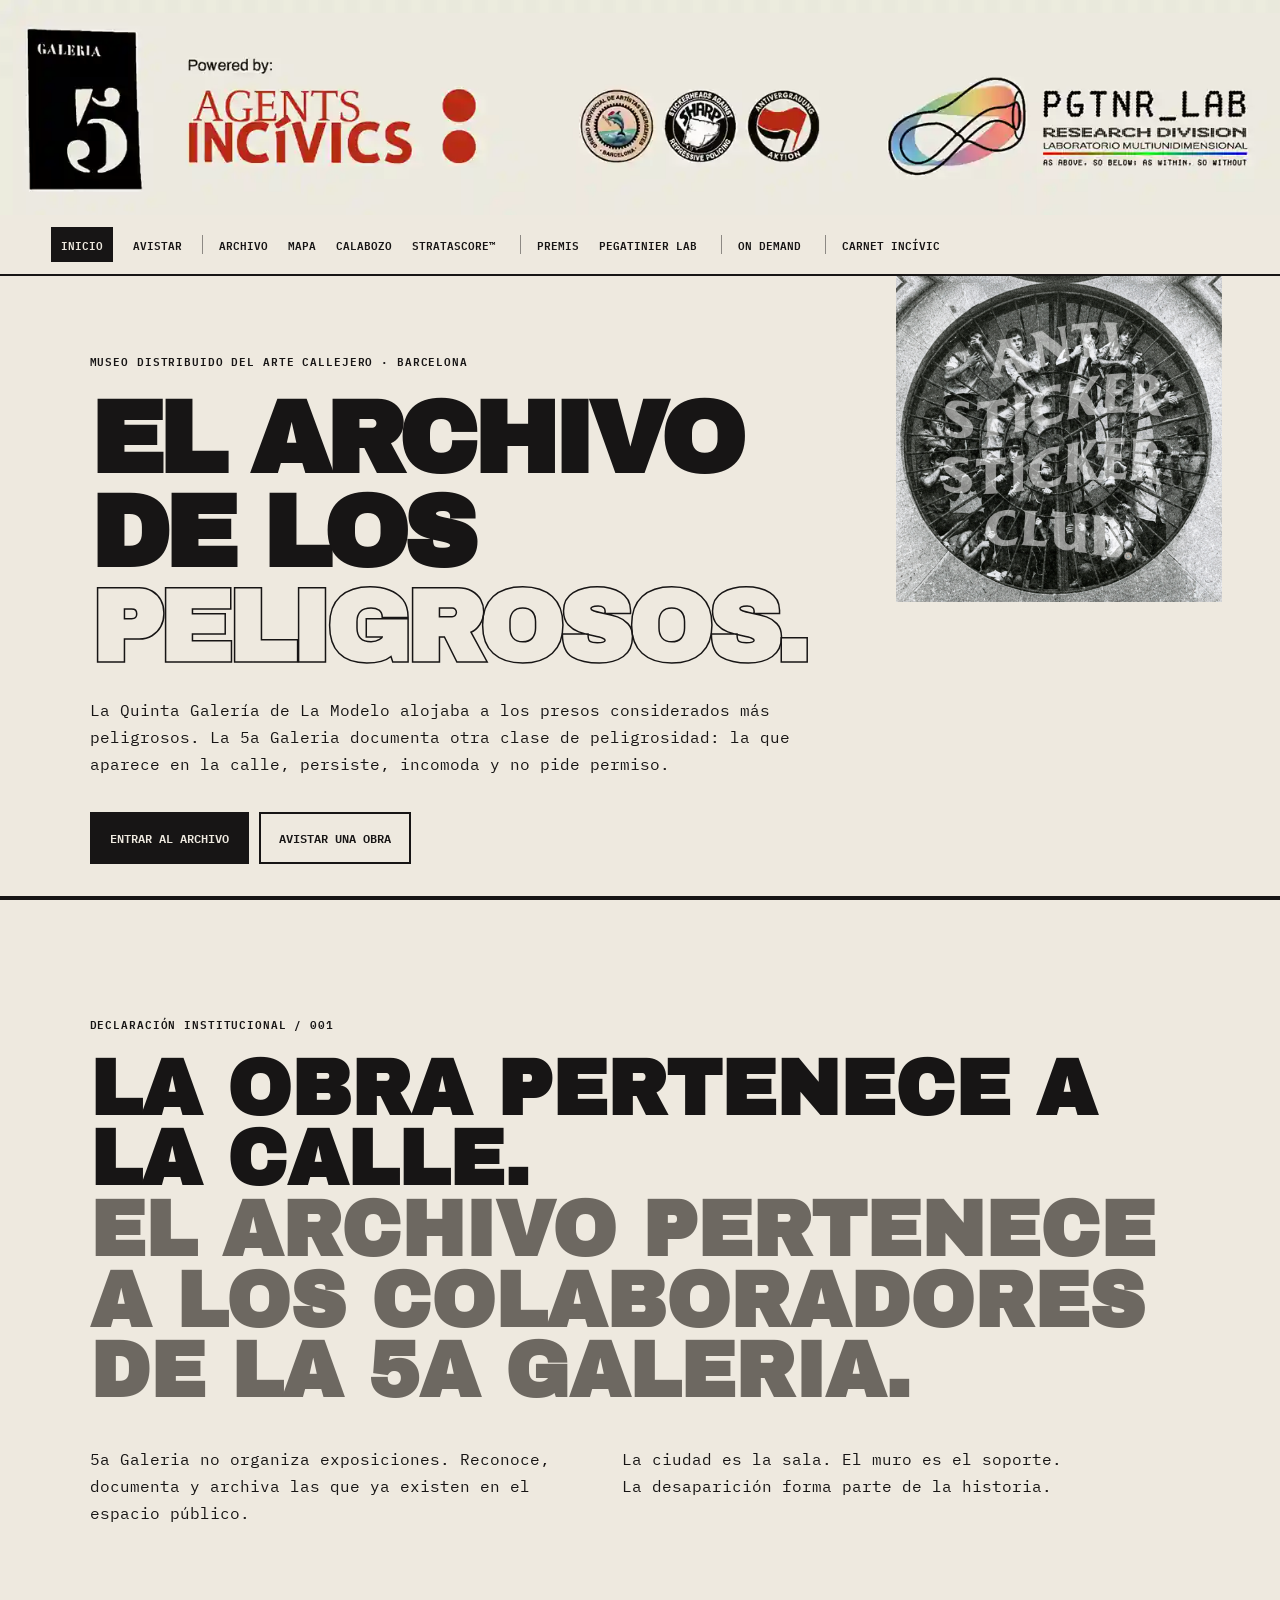
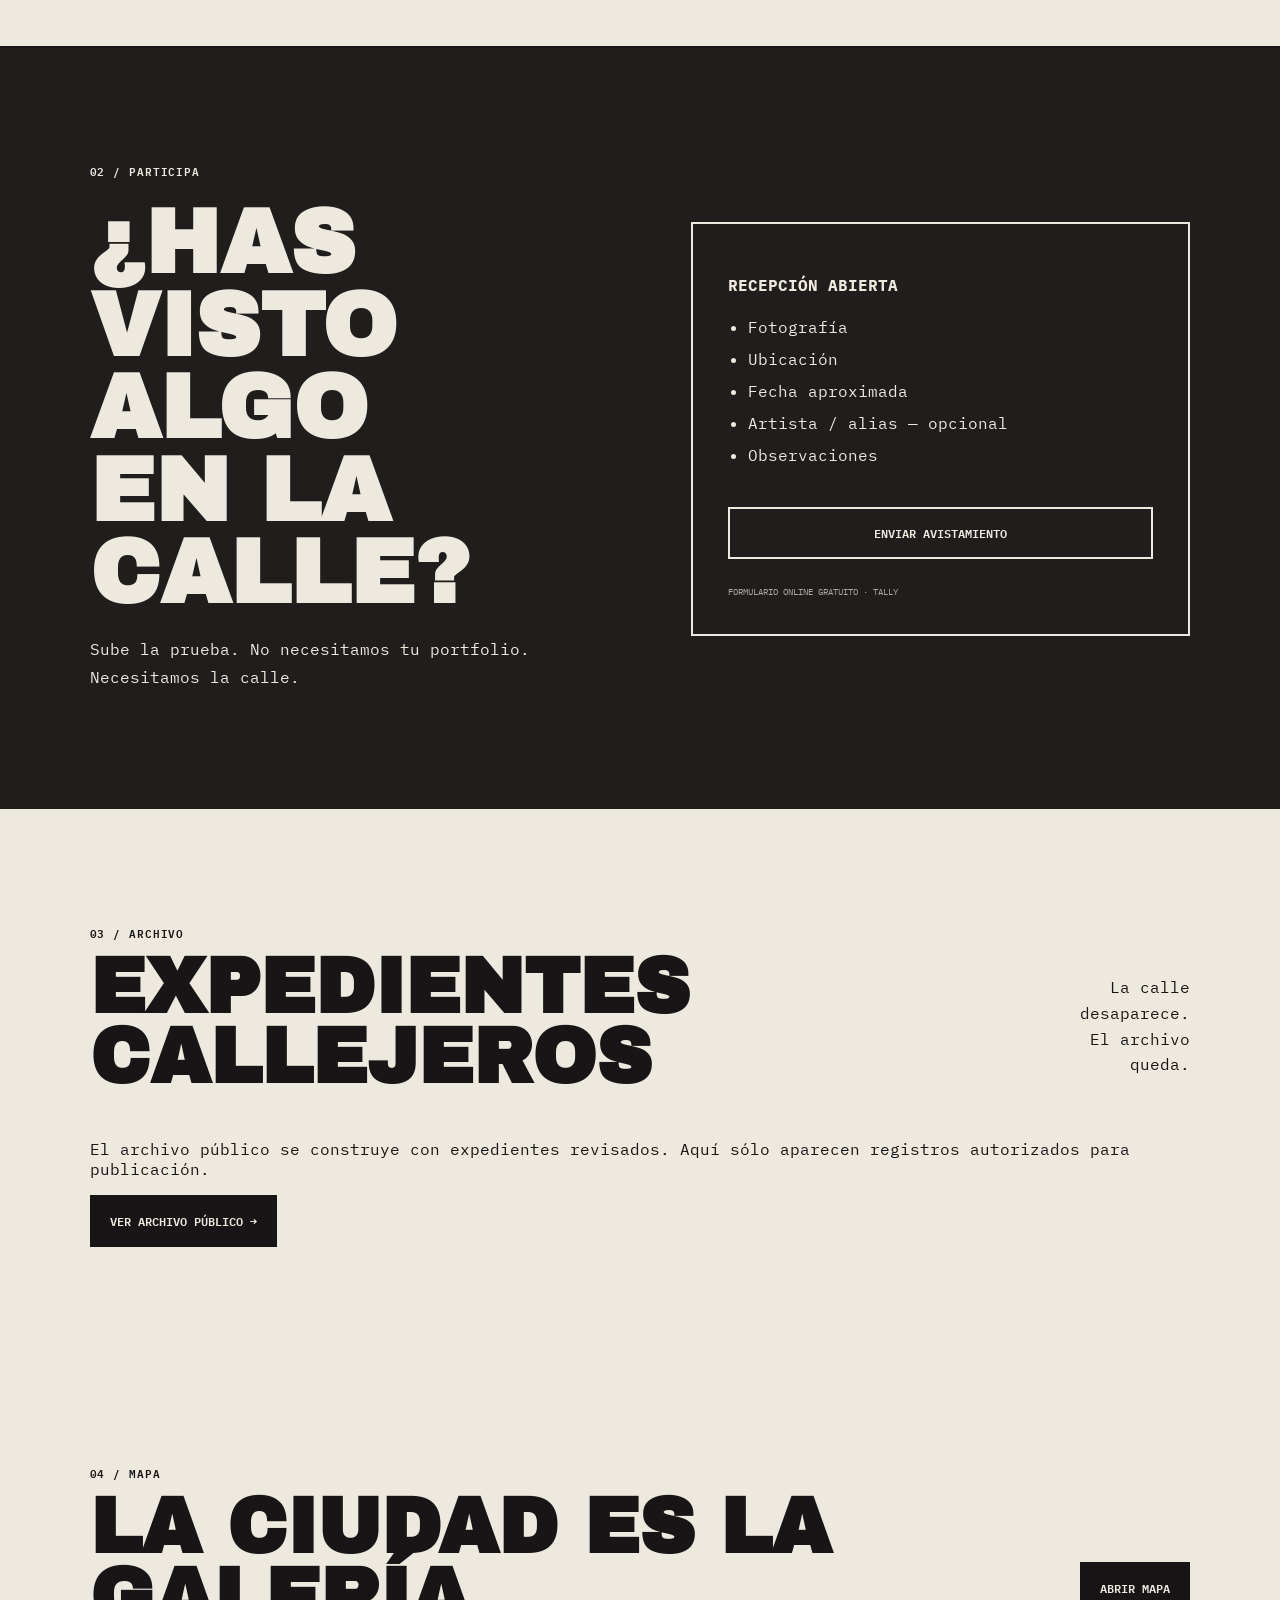
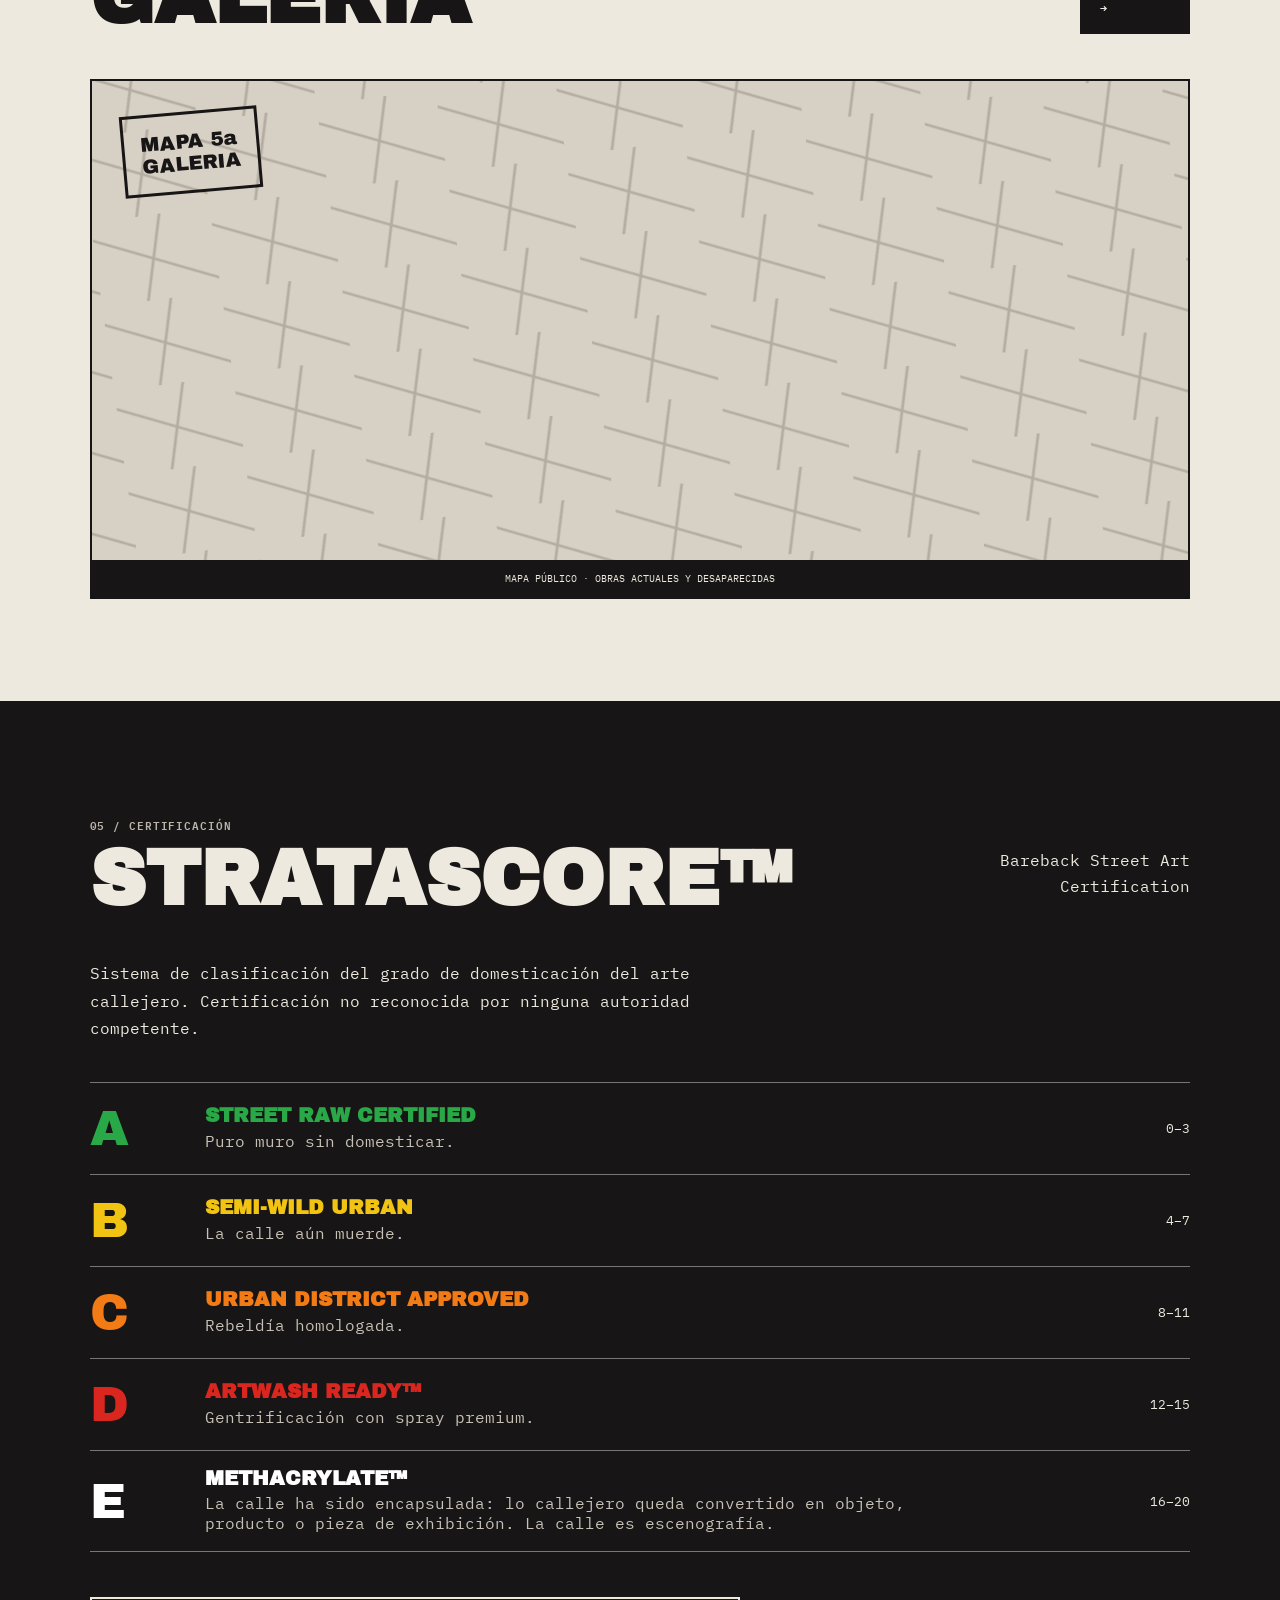
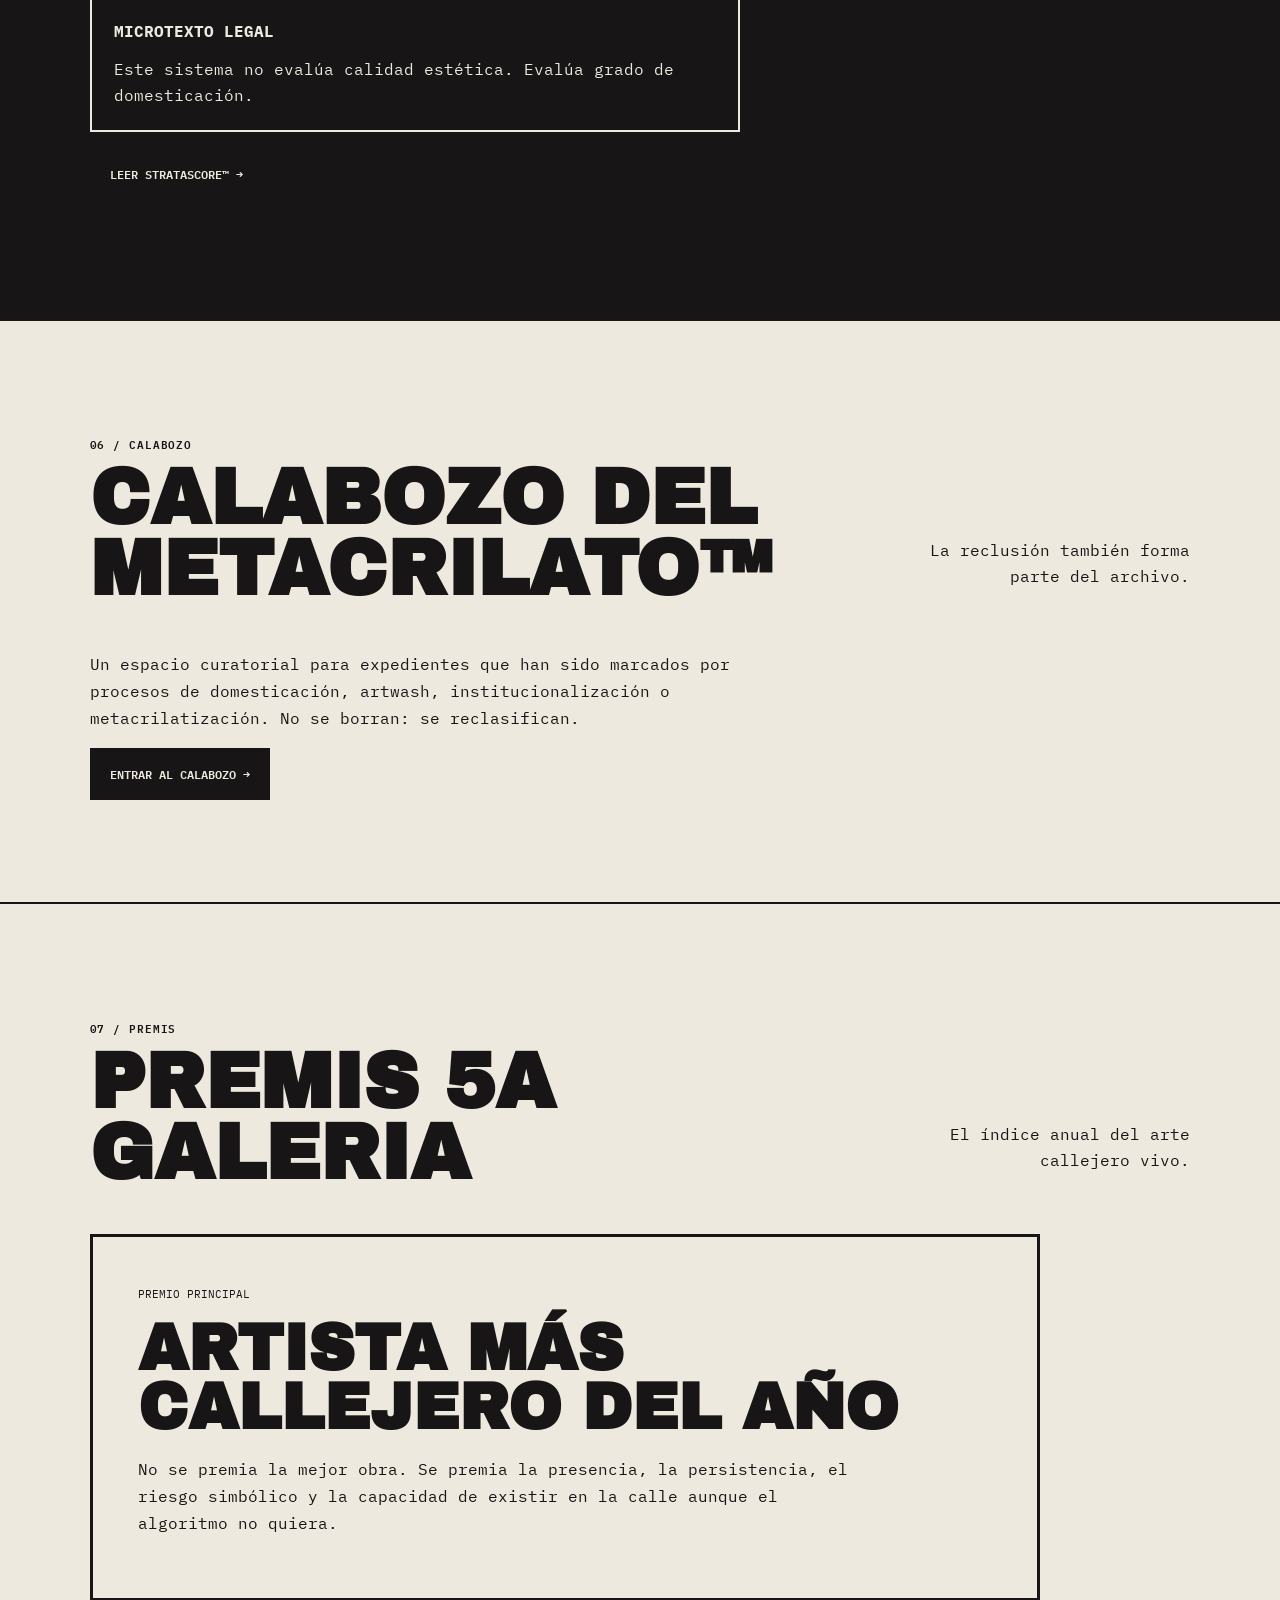
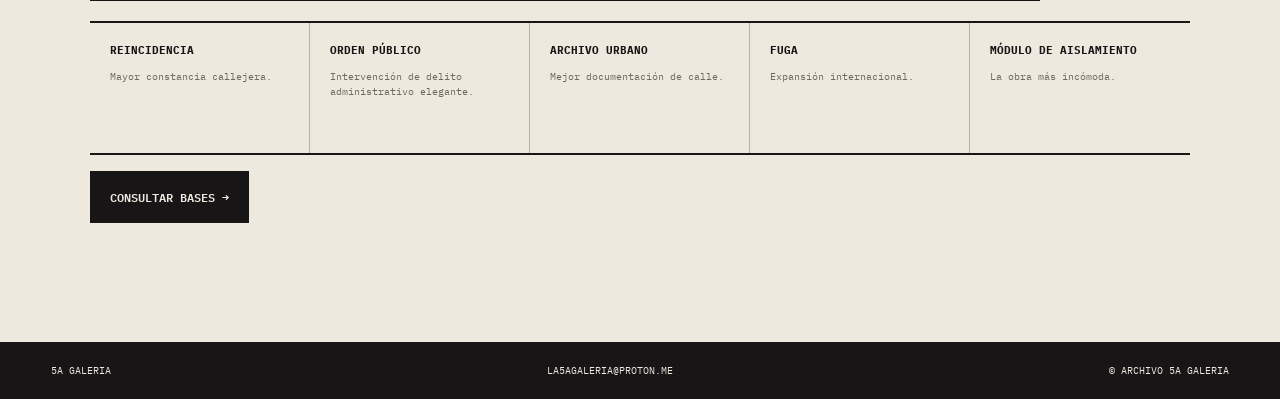
<file: index.html>
<!doctype html>
<html lang="es"><head><meta charset="utf-8"><meta name="viewport" content="width=device-width, initial-scale=1"><title>5a Galeria — Museo distribuido del arte callejero</title><meta name="description" content="5a Galeria: archivo distribuido del arte callejero. Avistamientos, expedientes, mapa mundial y sistemas de documentación como StrataScore™."><link rel="canonical" href="https://lepegatinier.github.io/5aGaleria/"><meta property="og:type" content="website"><meta property="og:title" content="5a Galeria — Archivo distribuido del arte callejero"><meta property="og:description" content="La obra pertenece a la calle. El archivo pertenece a los colaboradores de la 5a Galeria."><meta property="og:url" content="https://lepegatinier.github.io/5aGaleria/"><meta property="og:image" content="https://lepegatinier.github.io/5aGaleria/assets/logo-5a.png"><meta name="twitter:card" content="summary_large_image"><meta property="og:site_name" content="5a Galeria"><meta name="twitter:title" content="5a Galeria — Archivo distribuido del arte callejero"><meta name="twitter:description" content="Archivo público distribuido de avistamientos, expedientes, mapa y sistemas de documentación del arte callejero."><script type="application/ld+json">{"@context":"https://schema.org","@type":"Organization","name":"5a Galeria","alternateName":"La Quinta Galeria","url":"https://lepegatinier.github.io/5aGaleria/","logo":"https://lepegatinier.github.io/5aGaleria/assets/logo-5a.png","email":"La5agaleria@proton.me","description":"Archivo, observatorio y museo distribuido del arte callejero.","sameAs":["https://github.com/LePegatinier/5aGaleria"]}</script><link rel="stylesheet" href="styles.css"><link rel="stylesheet" href="header.css?v=6"></head><body><header class="site-header"><div class="site-identity"><a class="brand" href="index.html" aria-label="5a Galeria"><img src="assets/logo-5a.png" alt="5a Galeria"></a><div class="powered-by" aria-label="5a Galeria · Powered by Agents Incívics · LPGTNR_LAB"><img src="assets/banner-5a-galeria-correcta.svg" alt="5a Galeria · Powered by Agents Incívics · LPGTNR_LAB"></div></div><nav><a href="index.html" data-nav="inicio">Inicio</a><a href="https://tally.so/r/kdqeNr" target="_blank" rel="noopener noreferrer" data-nav="avistar">Avistar</a><a href="archivo.html" data-nav="archivo">Archivo</a><a href="mapa.html" data-nav="mapa">Mapa</a><a href="calabozo.html" data-nav="calabozo">Calabozo</a><a href="stratascore.html" data-nav="stratascore">StrataScore™</a><a href="premis.html" data-nav="premis">Premis</a><a href="loreverso.html" data-nav="lab">Pegatinier Lab</a><a href="street-raw.html" data-nav="ondemand">On demand</a><a href="carnet.html" data-nav="carnet">Carnet Incívic</a></nav></header><script>(function(){const p=location.pathname.split('/').pop()||'index.html';const map={'index.html':'inicio','archivo.html':'archivo','calabozo.html':'calabozo','mapa.html':'mapa','stratascore.html':'stratascore','premis.html':'premis','loreverso.html':'lab','street-raw.html':'ondemand','carnet.html':'carnet'};const k=map[p];if(k){const a=document.querySelector('.site-header nav a[data-nav="'+k+'"]');if(a){a.classList.add('active');a.setAttribute('aria-current','page')}}})();</script><main id="inicio"><section class="hero"><div class="hero-copy"><p class="eyebrow">MUSEO DISTRIBUIDO DEL ARTE CALLEJERO · BARCELONA</p><h1>EL ARCHIVO<br>DE LOS<br><em>PELIGROSOS.</em></h1><p class="lead">La Quinta Galería de La Modelo alojaba a los presos considerados más peligrosos. La 5a Galeria documenta otra clase de peligrosidad: la que aparece en la calle, persiste, incomoda y no pide permiso.</p><div class="hero-actions"><a class="button button-dark" href="archivo.html">Entrar al archivo</a><a class="button button-light" href="https://tally.so/r/kdqeNr" target="_blank" rel="noopener noreferrer">Avistar una obra</a></div></div><div class="hero-mark"><img class="methacrylate-art" src="assets/CirculoMOdelo.jpg?v=11" alt="Anti Sticker Sticker Club"></div></section><section class="manifesto ruled"><p class="section-kicker">DECLARACIÓN INSTITUCIONAL / 001</p><h2>La obra pertenece a la calle.<br><span>El archivo pertenece a los colaboradores de la 5a Galeria.</span></h2><div class="manifesto-grid"><p>5a Galeria no organiza exposiciones. Reconoce, documenta y archiva las que ya existen en el espacio público.</p><p>La ciudad es la sala. El muro es el soporte. La desaparición forma parte de la historia.</p></div></section><section class="submit-section"><div><p class="section-kicker">02 / PARTICIPA</p><h2>¿Has visto algo<br>en la calle?</h2><p class="lead">Sube la prueba. No necesitamos tu portfolio. Necesitamos la calle.</p></div><div class="submit-box"><p><strong>RECEPCIÓN ABIERTA</strong></p><ul><li>Fotografía</li><li>Ubicación</li><li>Fecha aproximada</li><li>Artista / alias — opcional</li><li>Observaciones</li></ul><a class="button button-light full" href="https://tally.so/r/kdqeNr" target="_blank" rel="noopener noreferrer">Enviar avistamiento</a><small>FORMULARIO ONLINE GRATUITO · TALLY</small></div></section><section class="section"><div class="section-head"><div><p class="section-kicker">03 / ARCHIVO</p><h2>Expedientes callejeros</h2></div><p>La calle desaparece.<br>El archivo queda.</p></div><div class="archive-cta"><p>El archivo público se construye con expedientes revisados. Aquí sólo aparecen registros autorizados para publicación.</p><a class="button button-dark" href="archivo.html">VER ARCHIVO PÚBLICO →</a></div></section><section class="section"><div class="section-head"><div><p class="section-kicker">04 / MAPA</p><h2>La ciudad es la galería</h2></div><a class="button button-dark" href="mapa.html">ABRIR MAPA →</a></div><div class="map-placeholder"><div class="map-grid"></div><div class="map-stamp">MAPA 5a<br>GALERIA</div><p>MAPA PÚBLICO · OBRAS ACTUALES Y DESAPARECIDAS</p></div></section><section class="section dark-section"><div class="section-head"><div><p class="section-kicker">05 / CERTIFICACIÓN</p><h2>StrataScore™</h2></div><p>Bareback Street Art Certification</p></div><p class="intro-dark">Sistema de clasificación del grado de domesticación del arte callejero. Certificación no reconocida por ninguna autoridad competente.</p><div class="score-list"><div class="score-row a"><span>A</span><div><h3>STREET RAW CERTIFIED</h3><p>Puro muro sin domesticar.</p></div><small>0–3</small></div><div class="score-row b"><span>B</span><div><h3>SEMI-WILD URBAN</h3><p>La calle aún muerde.</p></div><small>4–7</small></div><div class="score-row c"><span>C</span><div><h3>URBAN DISTRICT APPROVED</h3><p>Rebeldía homologada.</p></div><small>8–11</small></div><div class="score-row d"><span>D</span><div><h3>ARTWASH READY™</h3><p>Gentrificación con spray premium.</p></div><small>12–15</small></div><div class="score-row e"><span>E</span><div><h3>METHACRYLATE™</h3><p>La calle ha sido encapsulada: lo callejero queda convertido en objeto, producto o pieza de exhibición. La calle es escenografía.</p></div><small>16–20</small></div></div><div class="warning"><strong>MICROTEXTO LEGAL</strong><p>Este sistema no evalúa calidad estética. Evalúa grado de domesticación.</p></div><p><a class="button button-light" href="stratascore.html">LEER STRATASCORE™ →</a></p></section><section class="section calabozo-home ruled"><div class="section-head"><div><p class="section-kicker">06 / CALABOZO</p><h2>Calabozo del Metacrilato™</h2></div><p>La reclusión también forma parte del archivo.</p></div><p class="lead">Un espacio curatorial para expedientes que han sido marcados por procesos de domesticación, artwash, institucionalización o metacrilatización. No se borran: se reclasifican.</p><a class="button button-dark" href="calabozo.html">ENTRAR AL CALABOZO →</a></section><section class="section awards"><div class="section-head"><div><p class="section-kicker">07 / PREMIS</p><h2>Premis 5a Galeria</h2></div><p>El índice anual del arte callejero vivo.</p></div><div class="award-feature"><span>PREMIO PRINCIPAL</span><h3>ARTISTA MÁS CALLEJERO DEL AÑO</h3><p>No se premia la mejor obra. Se premia la presencia, la persistencia, el riesgo simbólico y la capacidad de existir en la calle aunque el algoritmo no quiera.</p></div><div class="award-grid"><div><b>REINCIDENCIA</b><span>Mayor constancia callejera.</span></div><div><b>ORDEN PÚBLICO</b><span>Intervención de delito administrativo elegante.</span></div><div><b>ARCHIVO URBANO</b><span>Mejor documentación de calle.</span></div><div><b>FUGA</b><span>Expansión internacional.</span></div><div><b>MÓDULO DE AISLAMIENTO</b><span>La obra más incómoda.</span></div></div><p><a class="button button-dark" href="premis.html">CONSULTAR BASES →</a></p></section></main><footer><div>5a GALERIA</div><div>La5agaleria@proton.me</div><div>© Archivo 5a Galeria</div></footer></body></html>
</file>
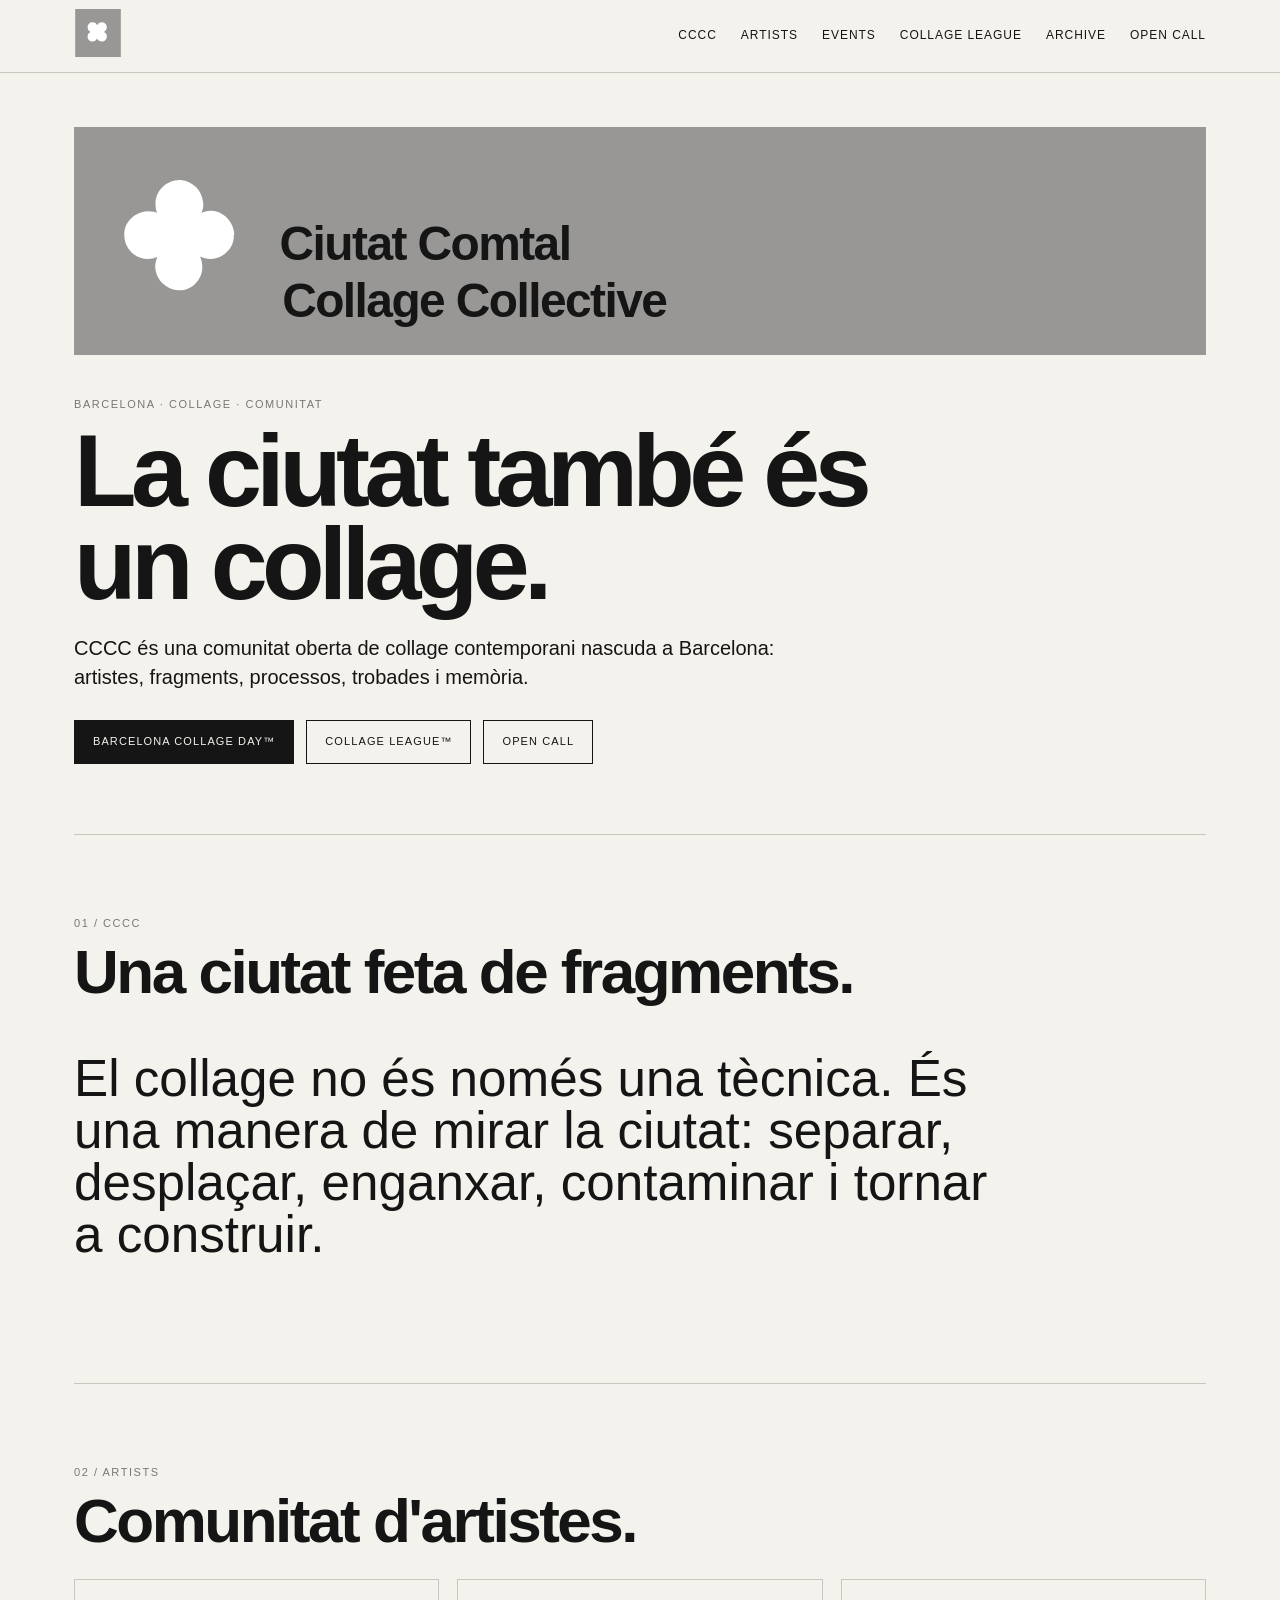
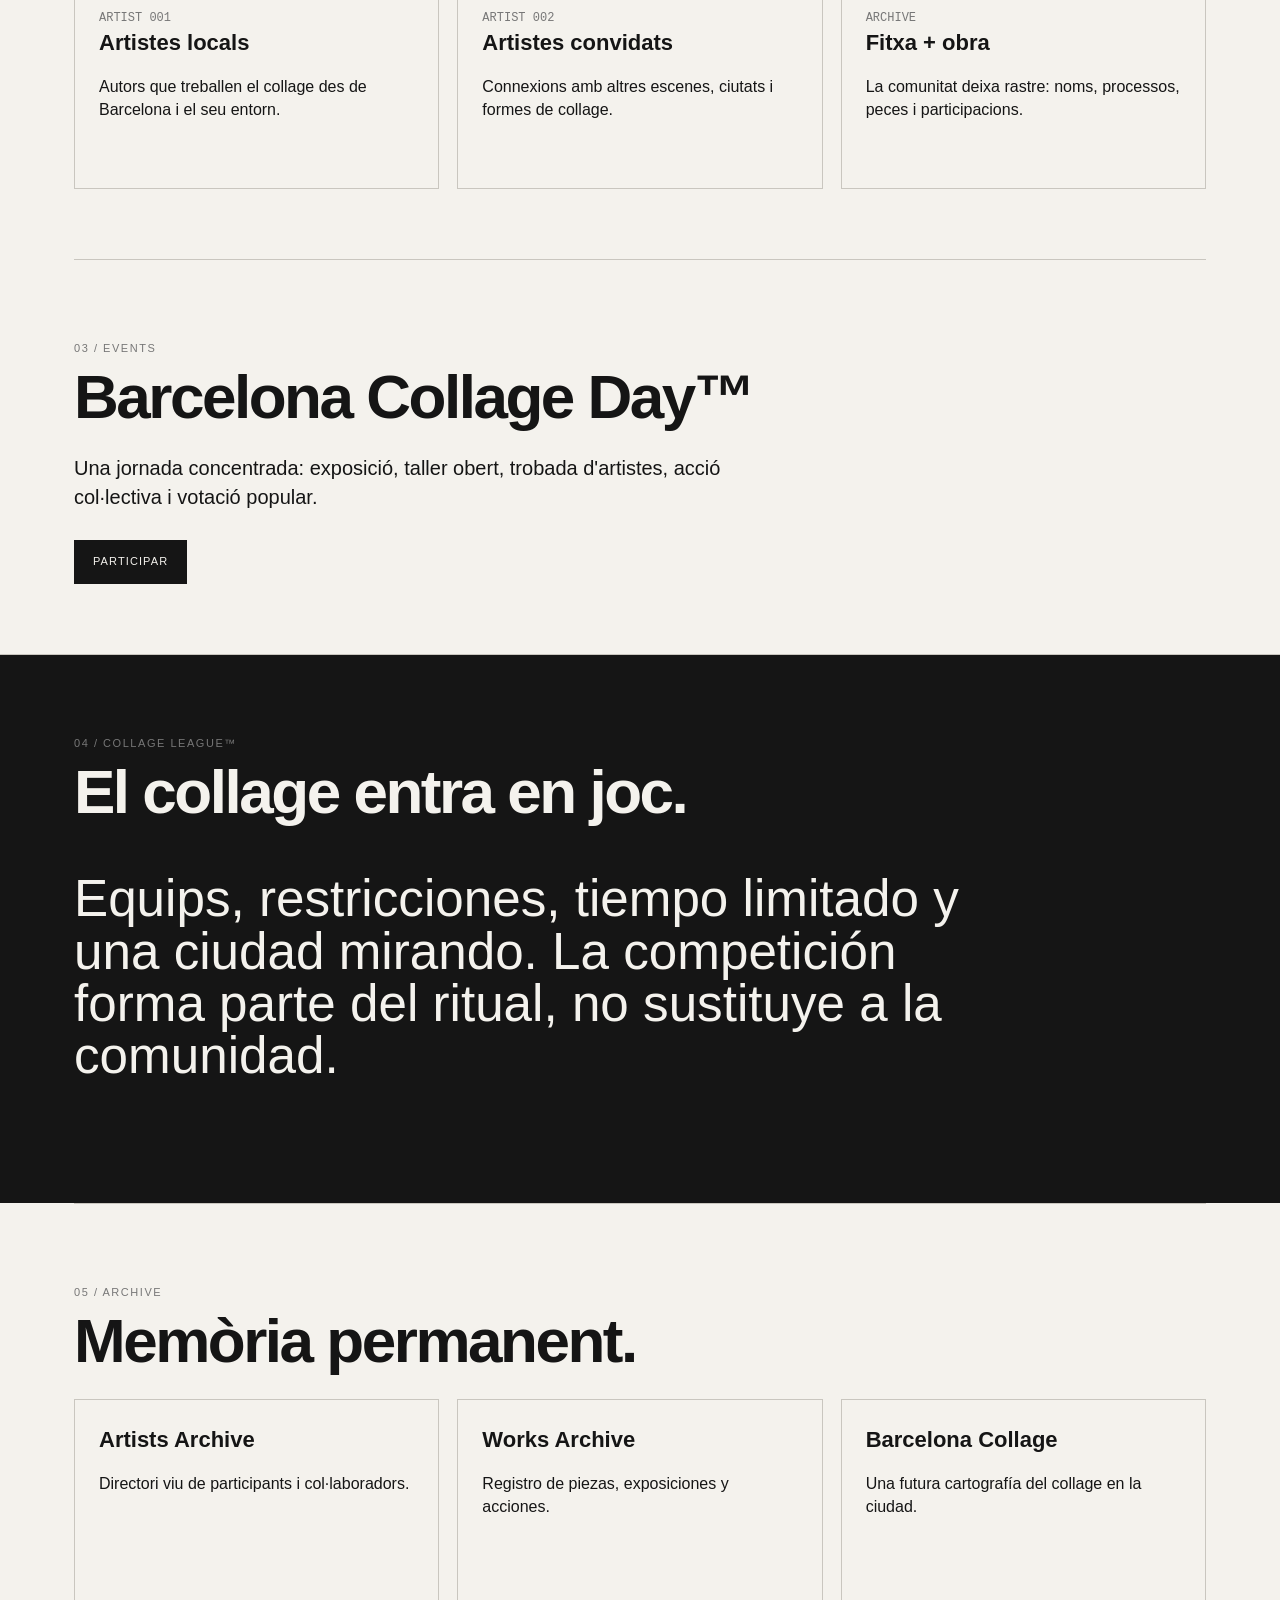
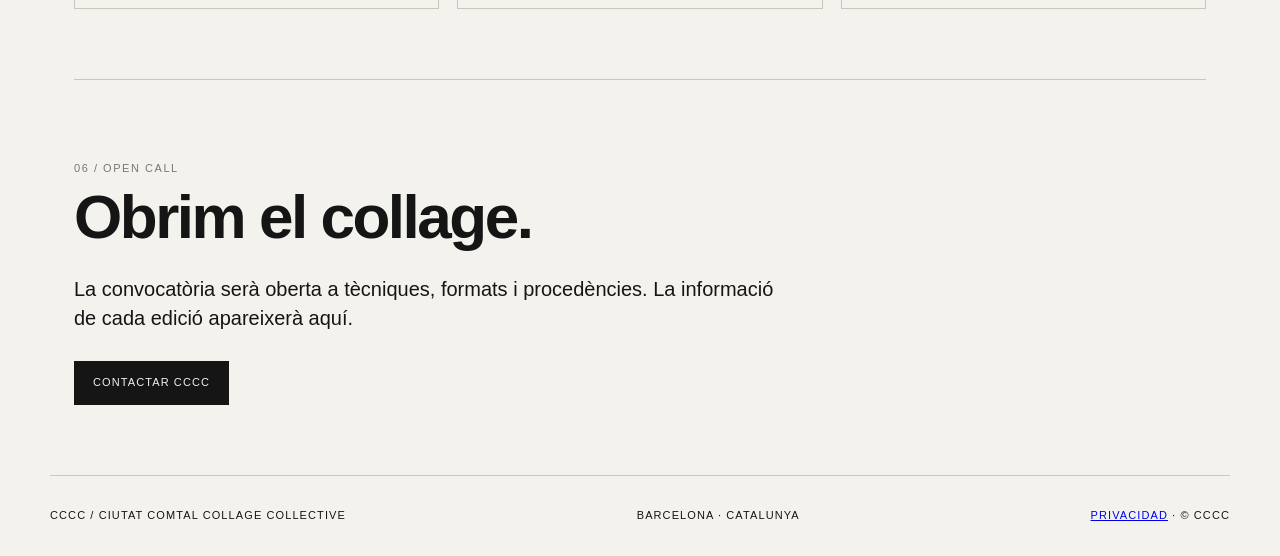
<file: CCCC/index.html>
<!doctype html>
<html lang="ca">
<head>
<meta charset="utf-8"><meta name="viewport" content="width=device-width,initial-scale=1">
<meta name="description" content="CCCC — Ciutat Comtal Collage Collective. Comunitat de collage contemporani nascuda a Barcelona.">
<title>CCCC — Ciutat Comtal Collage Collective</title>
<style>
:root{--paper:#f4f2ed;--ink:#151515;--muted:#777;--line:#c9c6bf;--tile:#989795;--max:1180px}
*{box-sizing:border-box}html{scroll-behavior:smooth}body{margin:0;background:var(--paper);color:var(--ink);font-family:Arial,Helvetica,sans-serif;line-height:1.45}.wrap{max-width:var(--max);margin:auto;padding:0 24px}header{position:sticky;top:0;z-index:10;background:rgba(244,242,237,.95);backdrop-filter:blur(10px);border-bottom:1px solid var(--line)}nav{min-height:72px;display:flex;align-items:center;justify-content:space-between;gap:20px}.mini-logo{width:48px;height:48px}.links{display:flex;gap:24px;align-items:center;font-size:12px;text-transform:uppercase;letter-spacing:.08em}.links a{color:var(--ink);text-decoration:none}.hero{padding:54px 0 70px}.banner{width:100%;height:auto;display:block;margin-bottom:42px}.eyebrow,.kicker{font-size:11px;letter-spacing:.14em;text-transform:uppercase;color:var(--muted)}h1{font-size:clamp(46px,8vw,104px);line-height:.9;letter-spacing:-.055em;max-width:900px;margin:12px 0 24px}.lead{font-size:20px;max-width:720px}.actions{display:flex;gap:12px;flex-wrap:wrap;margin-top:28px}.btn{display:inline-block;padding:13px 18px;border:1px solid var(--ink);text-decoration:none;text-transform:uppercase;font-size:11px;letter-spacing:.1em}.dark{background:var(--ink);color:var(--paper)}.light{color:var(--ink)}section{padding:70px 0;border-top:1px solid var(--line)}h2{font-size:clamp(34px,5vw,62px);line-height:.95;letter-spacing:-.04em;margin:8px 0 28px}.grid{display:grid;grid-template-columns:repeat(3,1fr);gap:18px}.card{border:1px solid var(--line);padding:24px;min-height:210px}.card h3{font-size:22px;margin:0 0 12px}.num{font-family:monospace;font-size:12px;color:var(--muted)}.dark-section{background:var(--ink);color:var(--paper);margin-left:calc(50% - 50vw);margin-right:calc(50% - 50vw);padding-left:max(24px,calc((100vw - var(--max))/2 + 24px));padding-right:max(24px,calc((100vw - var(--max))/2 + 24px))}.dark-section .muted{color:#bbb}.statement{font-size:clamp(28px,4vw,52px);max-width:950px;line-height:1.02}.footer{padding:32px 0;font-size:11px;text-transform:uppercase;letter-spacing:.1em;display:flex;justify-content:space-between;gap:20px;border-top:1px solid var(--line)}
@media(max-width:700px){.links{gap:10px;font-size:9px}.links a:nth-child(n+4){display:none}.grid{grid-template-columns:1fr}.hero{padding-top:30px}.lead{font-size:17px}.footer{display:block}.footer div{margin:8px 0}}
</style>
</head>
<body>
<header><div class="wrap"><nav>
<a href="#top" aria-label="CCCC"><svg class="mini-logo" viewBox="0 0 417 439" xmlns="http://www.w3.org/2000/svg" aria-hidden="true"><rect width="417" height="439" fill="#989795"/><g transform="translate(86 96) rotate(45 113 113)"><rect width="227" height="227" fill="#989795"/><path d="M220 111c1 16-7 31-22 40-12 8-29 9-43 2 10 21 3 45-16 58-15 10-35 9-50-2-12-8-19-21-20-35 0-7 1-13 4-20-21 9-44 1-56-17-8-12-10-30-4-44 10-20 32-31 53-26l7 2c-2-4-3-7-3-11-4-28 19-53 48-52 23 2 41 20 43 43 1 7 0 13-3 20 9-4 18-5 27-3 20 5 35 23 36 45z" fill="#fff"/></g></svg></a>
<div class="links"><a href="#cccc">CCCC</a><a href="#artists">Artists</a><a href="#events">Events</a><a href="#league">Collage League</a><a href="#archive">Archive</a><a href="#call">Open Call</a></div>
</nav></div></header>
<main id="top"><div class="wrap">
<section class="hero" style="border-top:0">
<svg class="banner" viewBox="0 0 2175 439" xmlns="http://www.w3.org/2000/svg" role="img" aria-label="Ciutat Comtal Collage Collective"><rect width="2175" height="439" fill="#989795"/><g transform="translate(40 96)"><rect x="47" y="0" width="227" height="227" transform="rotate(-45 160 113)" fill="#989795"/><path d="M267 111c1 16-7 31-22 40-12 8-29 9-43 2 10 21 3 45-16 58-15 10-35 9-50-2-12-8-19-21-20-35 0-7 1-13 4-20-21 9-44 1-56-17-8-12-10-30-4-44 10-20 32-31 53-26l7 2c-2-4-3-7-3-11-4-28 19-53 48-52 23 2 41 20 43 43 1 7 0 13-3 20 9-4 18-5 27-3 20 5 35 23 36 45z" fill="#fff" transform="translate(0 0)"/><text x="355" y="160" font-family="Arial,Helvetica,sans-serif" font-size="92" font-weight="700" fill="#151515" letter-spacing="-3">Ciutat Comtal</text><text x="360" y="270" font-family="Arial,Helvetica,sans-serif" font-size="92" font-weight="700" fill="#151515" letter-spacing="-3">Collage Collective</text></g></svg>
<p class="eyebrow">Barcelona · Collage · Comunitat</p><h1>La ciutat també és un collage.</h1><p class="lead">CCCC és una comunitat oberta de collage contemporani nascuda a Barcelona: artistes, fragments, processos, trobades i memòria.</p><div class="actions"><a class="btn dark" href="#events">Barcelona Collage Day™</a><a class="btn light" href="#league">Collage League™</a><a class="btn light" href="#call">Open Call</a></div>
</section>
<section id="cccc"><p class="kicker">01 / CCCC</p><h2>Una ciutat feta de fragments.</h2><p class="statement">El collage no és només una tècnica. És una manera de mirar la ciutat: separar, desplaçar, enganxar, contaminar i tornar a construir.</p></section>
<section id="artists"><p class="kicker">02 / ARTISTS</p><h2>Comunitat d'artistes.</h2><div class="grid"><article class="card"><span class="num">ARTIST 001</span><h3>Artistes locals</h3><p>Autors que treballen el collage des de Barcelona i el seu entorn.</p></article><article class="card"><span class="num">ARTIST 002</span><h3>Artistes convidats</h3><p>Connexions amb altres escenes, ciutats i formes de collage.</p></article><article class="card"><span class="num">ARCHIVE</span><h3>Fitxa + obra</h3><p>La comunitat deixa rastre: noms, processos, peces i participacions.</p></article></div></section>
<section id="events"><p class="kicker">03 / EVENTS</p><h2>Barcelona Collage Day™</h2><p class="lead">Una jornada concentrada: exposició, taller obert, trobada d'artistes, acció col·lectiva i votació popular.</p><div class="actions"><a class="btn dark" href="#call">Participar</a></div></section>
<section id="league" class="dark-section"><p class="kicker">04 / COLLAGE LEAGUE™</p><h2>El collage entra en joc.</h2><p class="statement">Equips, restricciones, tiempo limitado y una ciudad mirando. La competición forma parte del ritual, no sustituye a la comunidad.</p></section>
<section id="archive"><p class="kicker">05 / ARCHIVE</p><h2>Memòria permanent.</h2><div class="grid"><article class="card"><h3>Artists Archive</h3><p>Directori viu de participants i col·laboradors.</p></article><article class="card"><h3>Works Archive</h3><p>Registro de piezas, exposiciones y acciones.</p></article><article class="card"><h3>Barcelona Collage</h3><p>Una futura cartografía del collage en la ciudad.</p></article></div></section>
<section id="call"><p class="kicker">06 / OPEN CALL</p><h2>Obrim el collage.</h2><p class="lead">La convocatòria serà oberta a tècniques, formats i procedències. La informació de cada edició apareixerà aquí.</p><div class="actions"><a class="btn dark" href="mailto:cccc_barcelona@proton.me">Contactar CCCC</a></div></section>
</div></main>
<footer><div class="wrap footer"><div>CCCC / Ciutat Comtal Collage Collective</div><div>Barcelona · Catalunya</div><div><a href="./privacidad.html">Privacidad</a> · © CCCC</div></div></footer>
</body></html>
</file>
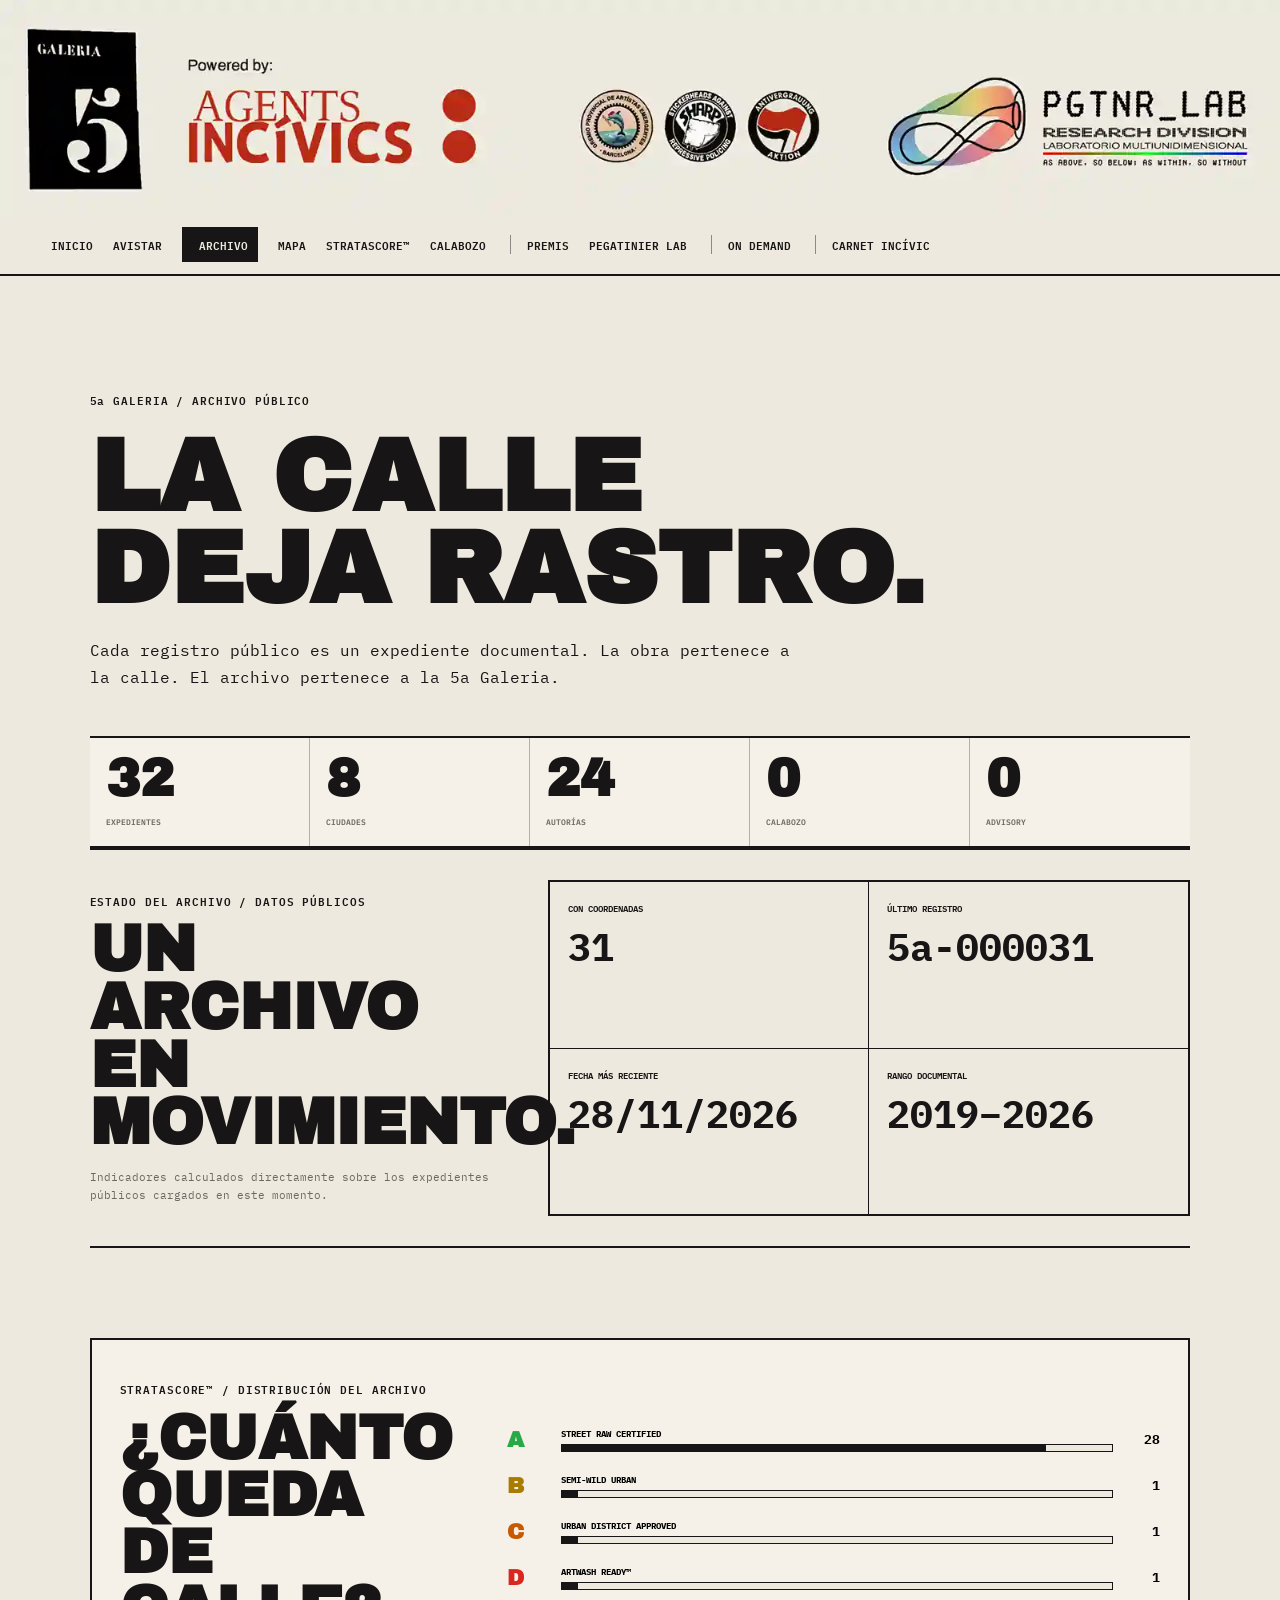
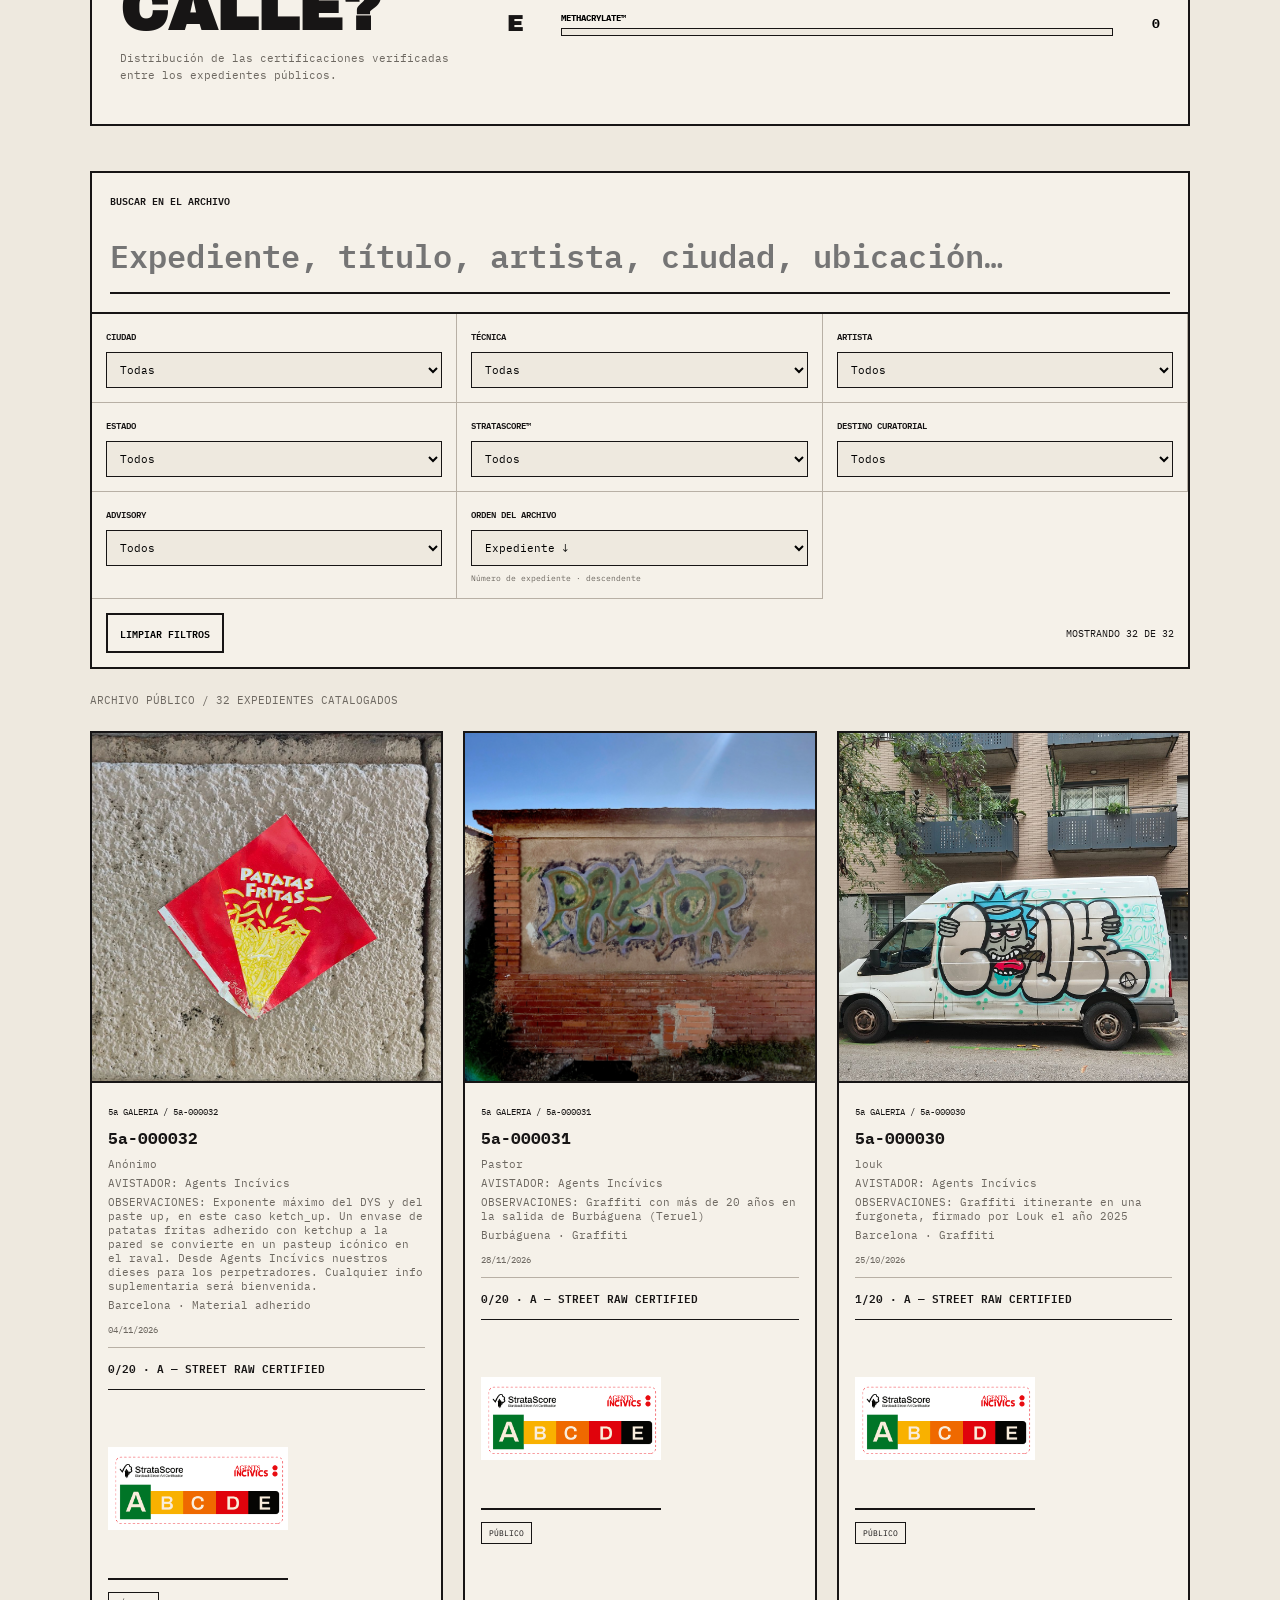
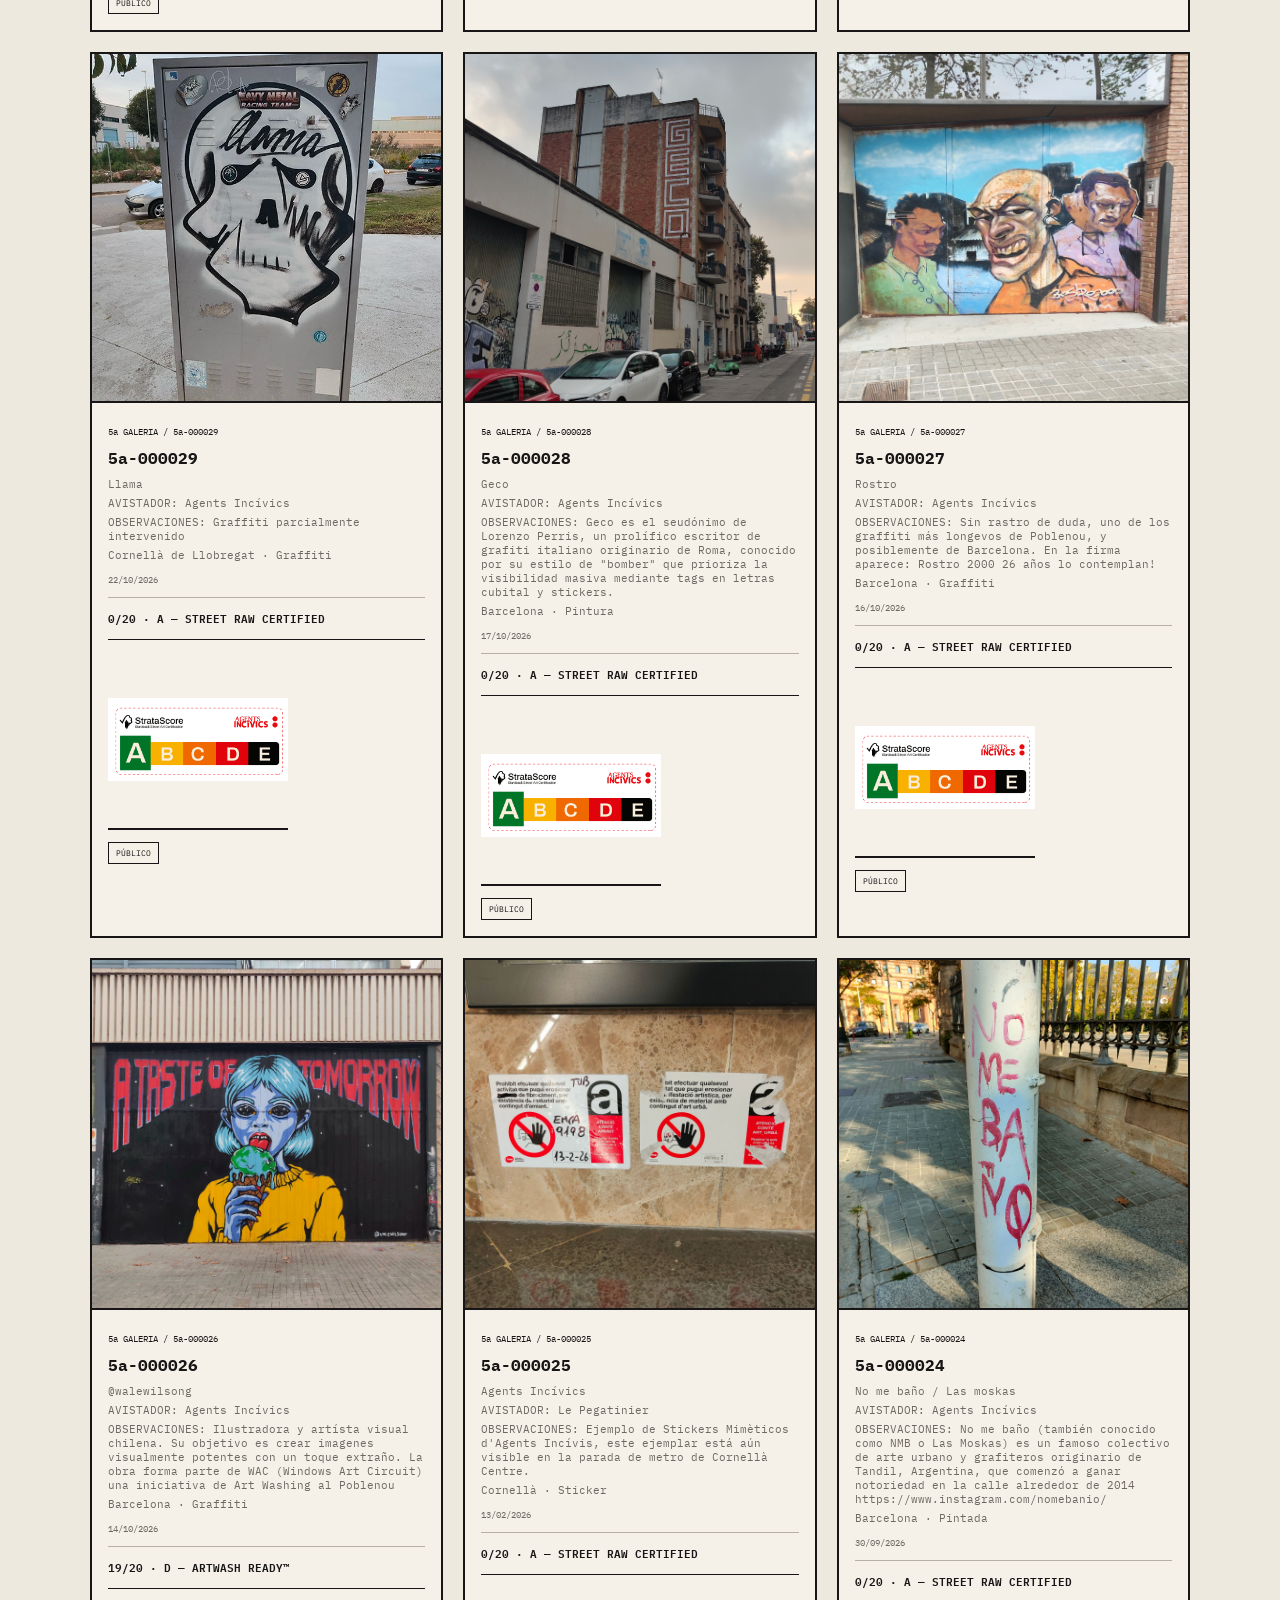
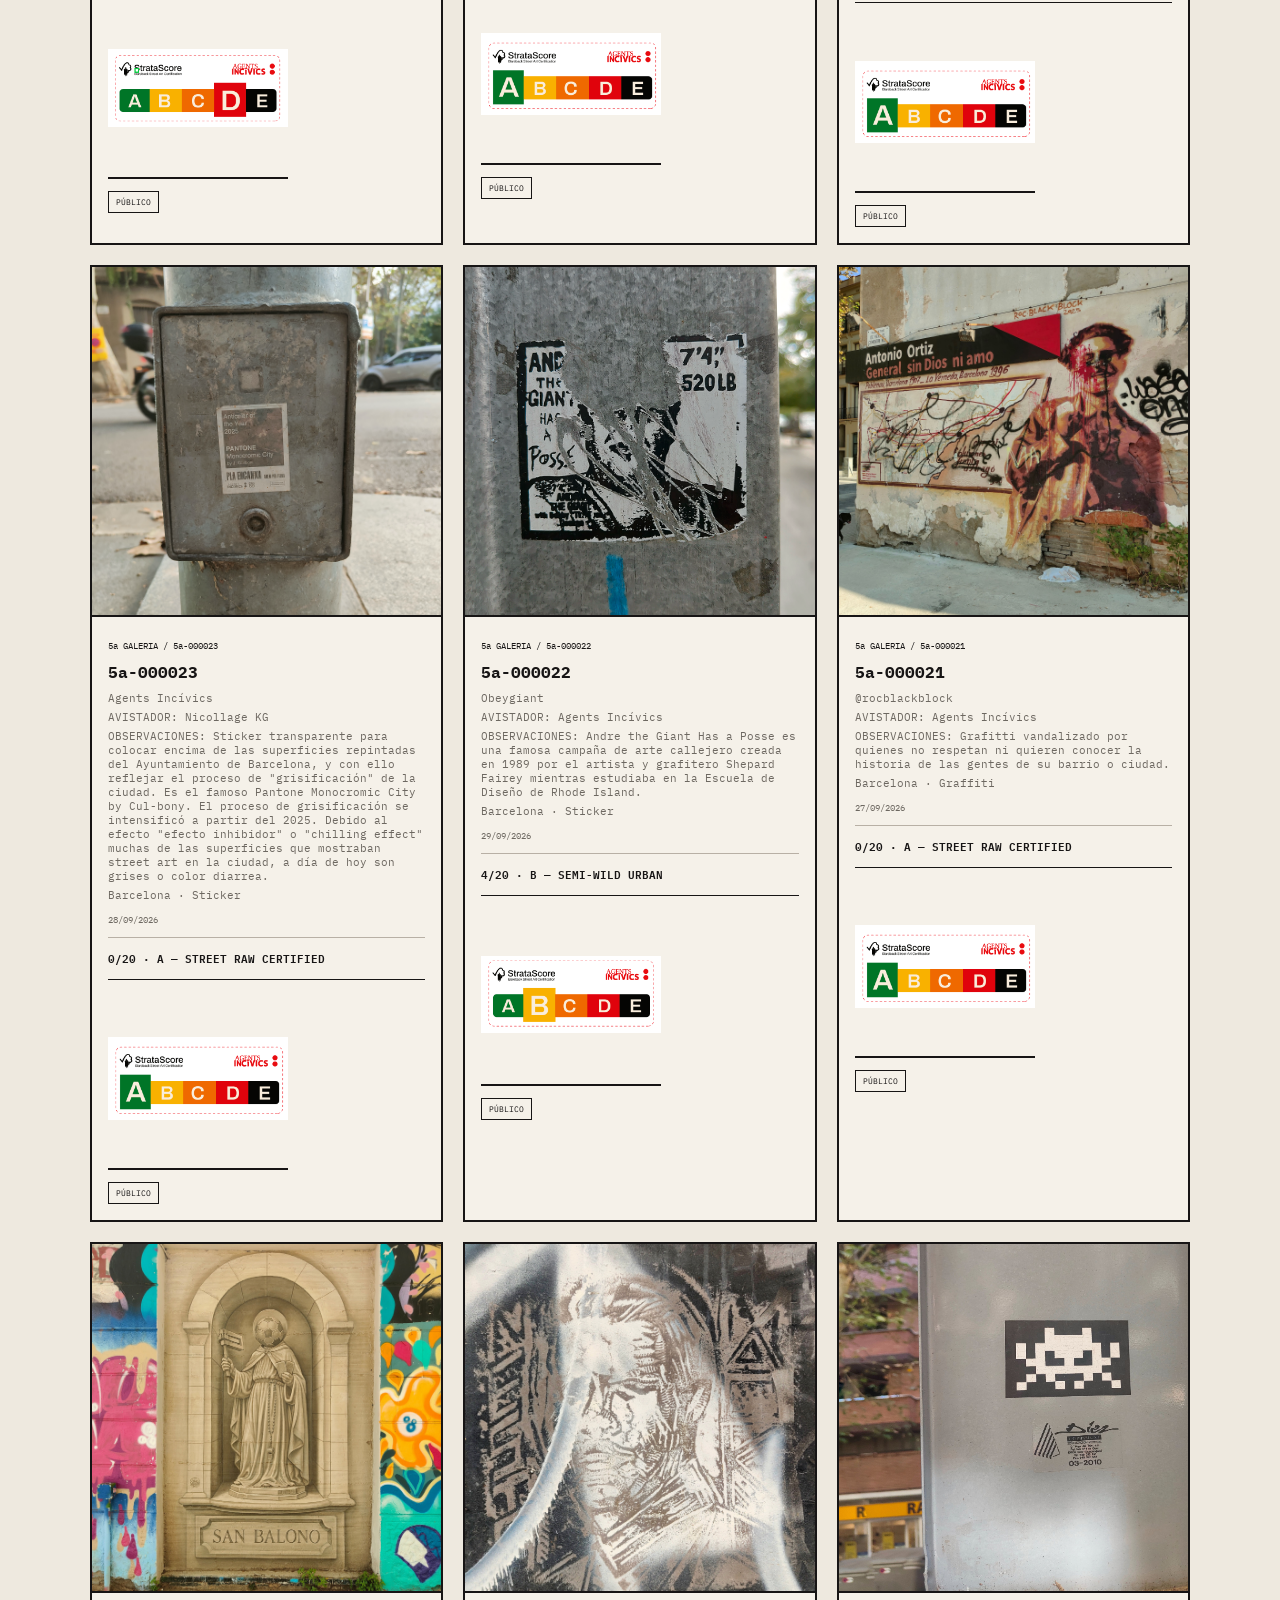
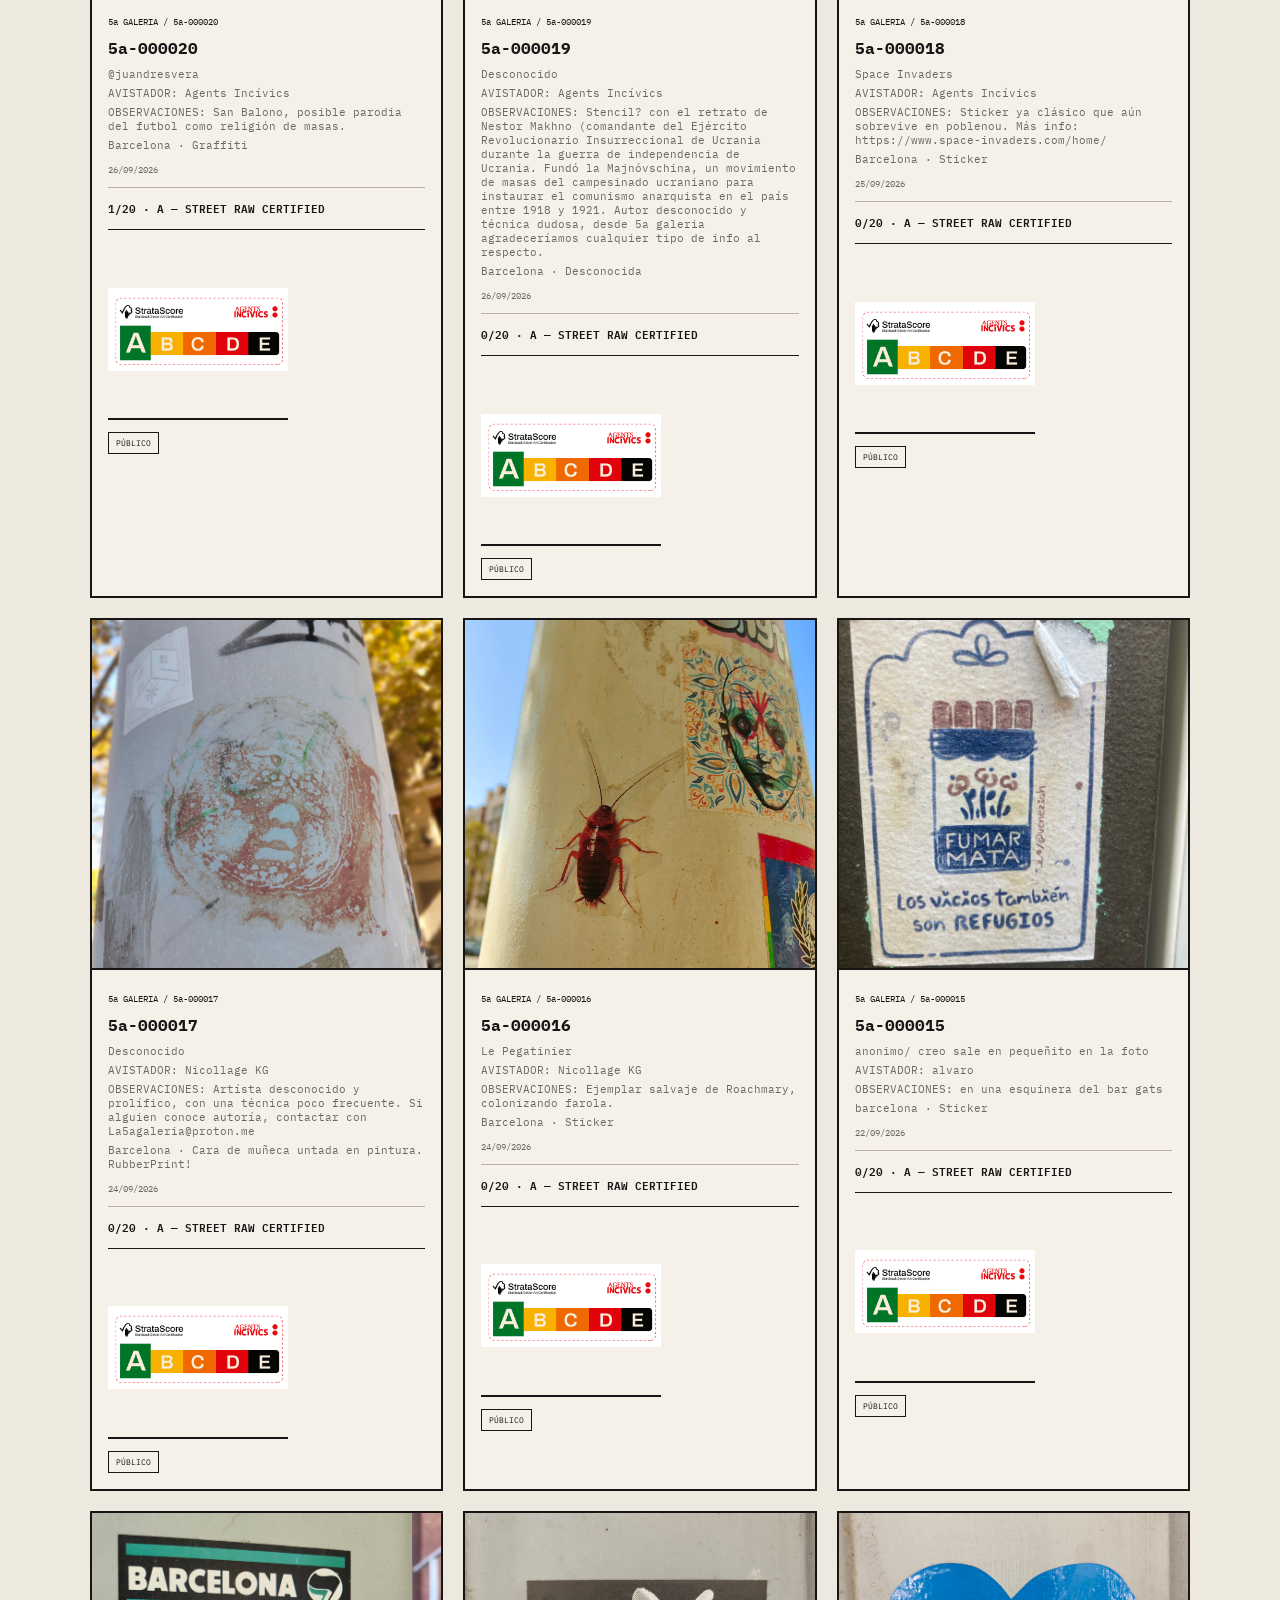
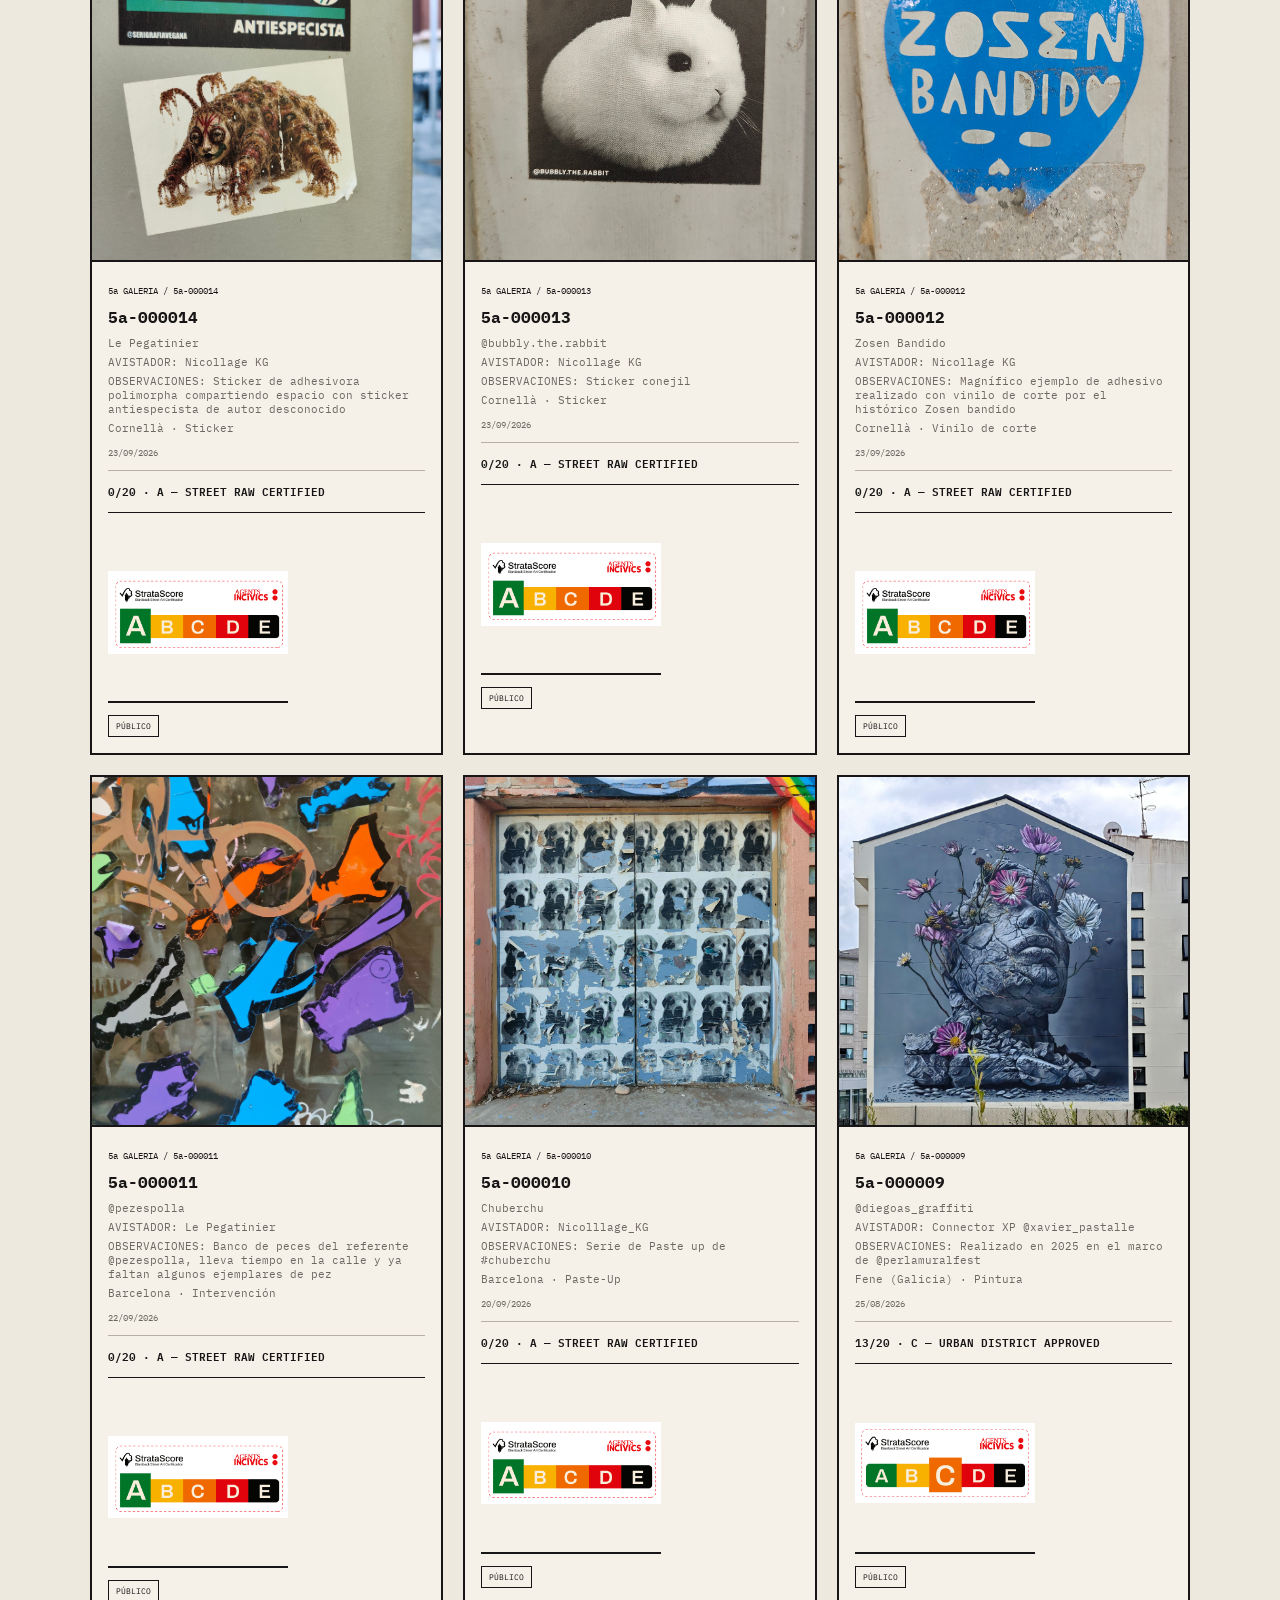
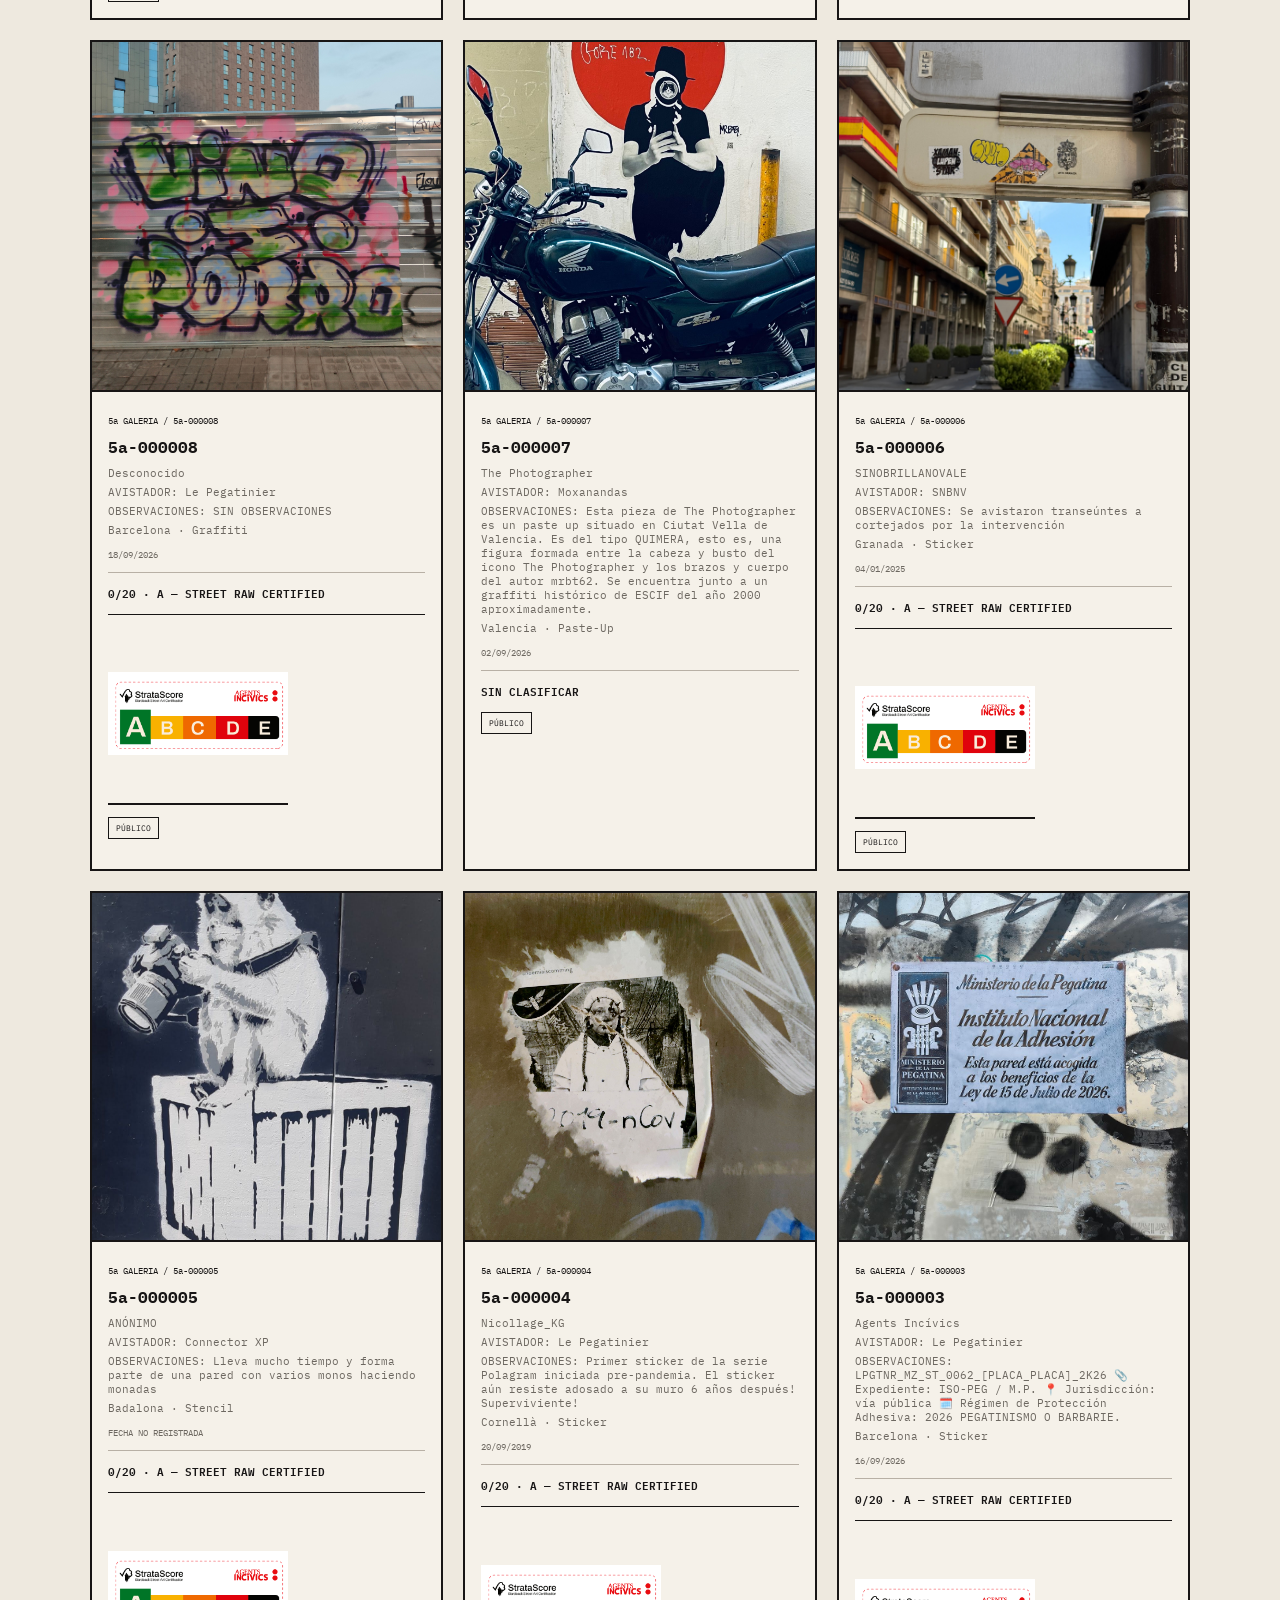
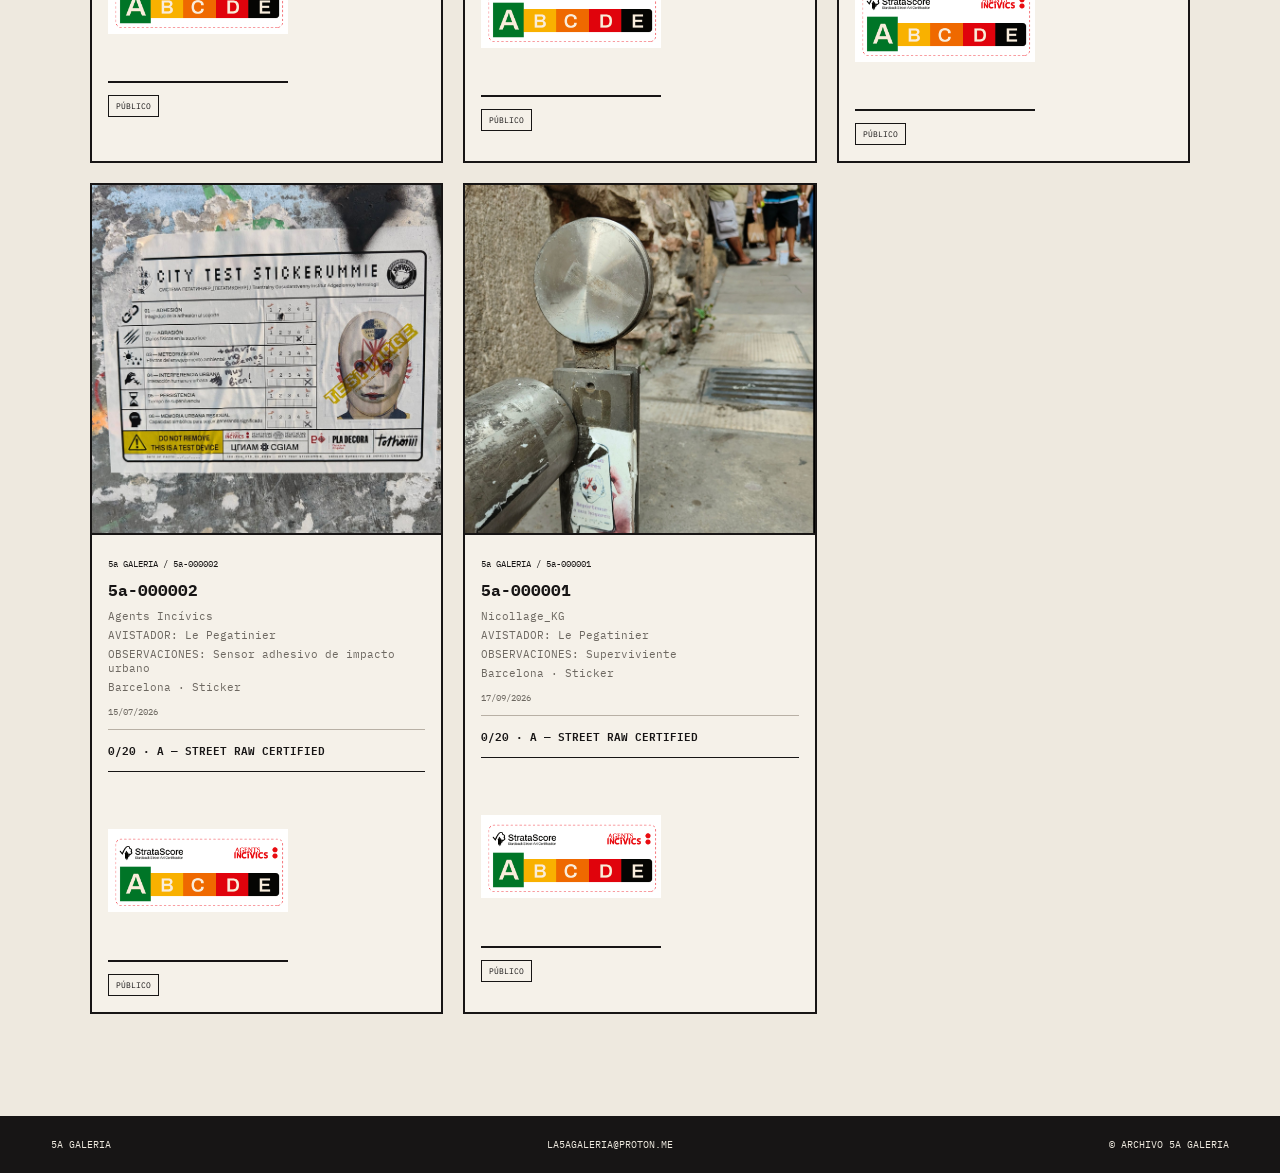
<file: archivo.html>
<!doctype html>
<html lang="es">
<head>
  <meta charset="utf-8">
  <meta name="viewport" content="width=device-width, initial-scale=1">
  <title>Archivo — 5a Galeria</title>
  <meta name="description" content="Archivo público de obras de arte callejero documentadas por la 5a Galeria.">
  <link rel="stylesheet" href="styles.css">
  <link rel="stylesheet" href="header.css?v=6">
<link rel="canonical" href="https://lepegatinier.github.io/5aGaleria/archivo.html"><meta property="og:type" content="website"><meta property="og:title" content="Archivo — 5a Galeria"><meta property="og:description" content="Archivo público de obras de arte callejero documentadas por la 5a Galeria."><meta property="og:url" content="https://lepegatinier.github.io/5aGaleria/archivo.html"><meta property="og:image" content="https://lepegatinier.github.io/5aGaleria/assets/logo-5a.png"><meta name="twitter:card" content="summary_large_image"><meta property="og:site_name" content="5a Galeria"><meta name="twitter:title" content="Archivo — 5a Galeria"><meta name="twitter:description" content="Archivo público de obras de arte callejero documentadas por la 5a Galeria."><script type="application/ld+json">{"@context":"https://schema.org","@type":"CollectionPage","name":"Archivo — 5a Galeria","url":"https://lepegatinier.github.io/5aGaleria/archivo.html","description":"Archivo público de obras de arte callejero documentadas por la 5a Galeria.","isPartOf":{"@type":"WebSite","name":"5a Galeria","url":"https://lepegatinier.github.io/5aGaleria/"}}</script></head>
<body>
<header class="site-header"><div class="site-identity"><a class="brand" href="index.html" aria-label="5a Galeria"><img src="assets/logo-5a.png" alt="5a Galeria"></a><div class="powered-by" aria-label="5a Galeria · Powered by Agents Incívics · LPGTNR_LAB"><img src="assets/banner-5a-galeria-correcta.svg" alt="5a Galeria · Powered by Agents Incívics · LPGTNR_LAB"></div></div><nav><a href="index.html" data-nav="inicio">Inicio</a><a href="https://tally.so/r/kdqeNr" target="_blank" rel="noopener noreferrer" data-nav="avistar">Avistar</a><a href="archivo.html" data-nav="archivo">Archivo</a><a href="mapa.html" data-nav="mapa">Mapa</a><a href="stratascore.html" data-nav="stratascore">StrataScore™</a><a href="calabozo.html" data-nav="calabozo">Calabozo</a><a href="premis.html" data-nav="premis">Premis</a><a href="loreverso.html" data-nav="lab">Pegatinier Lab</a><a href="street-raw.html" data-nav="ondemand">On demand</a><a href="carnet.html" data-nav="carnet">Carnet Incívic</a></nav></header><script>(function(){const p=location.pathname.split('/').pop()||'index.html';const map={'index.html':'inicio','archivo.html':'archivo','calabozo.html':'calabozo','mapa.html':'mapa','stratascore.html':'stratascore','premis.html':'premis','loreverso.html':'lab','street-raw.html':'ondemand','carnet.html':'carnet'};const k=map[p];if(k){const a=document.querySelector('.site-header nav a[data-nav="'+k+'"]');if(a){a.classList.add('active');a.setAttribute('aria-current','page')}}})();</script>

<main class="section">
  <p class="section-kicker">5a GALERIA / ARCHIVO PÚBLICO</p>
  <h1 class="archive-title">LA CALLE<br>DEJA RASTRO.</h1>
  <p class="lead">Cada registro público es un expediente documental. La obra pertenece a la calle. El archivo pertenece a la 5a Galeria.</p>

  <section class="archive-stats" aria-label="Estadísticas del archivo">
    <div><b id="stat-total">—</b><span>EXPEDIENTES</span></div>
    <div><b id="stat-cities">—</b><span>CIUDADES</span></div>
    <div><b id="stat-artists">—</b><span>AUTORÍAS</span></div>
    <div><b id="stat-calabozo">—</b><span>CALABOZO</span></div>
    <div><b id="stat-advisory">—</b><span>ADVISORY</span></div>
  </section>

  <section class="archive-status-panel" aria-label="Estado del archivo">
    <div><p class="section-kicker">ESTADO DEL ARCHIVO / DATOS PÚBLICOS</p><h2>UN ARCHIVO<br>EN MOVIMIENTO.</h2><p class="archive-status-note">Indicadores calculados directamente sobre los expedientes públicos cargados en este momento.</p></div>
    <div class="archive-status-grid">
      <div><span>CON COORDENADAS</span><b id="stat-mapped">—</b></div>
      <div><span>ÚLTIMO REGISTRO</span><b id="stat-latest">—</b></div>
      <div><span>FECHA MÁS RECIENTE</span><b id="stat-latest-date">—</b></div>
      <div><span>RANGO DOCUMENTAL</span><b id="stat-range">—</b></div>
    </div>
  </section>

  <section class="strata-overview" aria-label="Distribución StrataScore™"><div><p class="section-kicker">STRATASCORE™ / DISTRIBUCIÓN DEL ARCHIVO</p><h2>¿CUÁNTO QUEDA<br>DE CALLE?</h2><p class="strata-overview-note">Distribución de las certificaciones verificadas entre los expedientes públicos.</p></div><div id="strata-distribution" class="strata-distribution"></div></section>

  <section class="archive-tools" aria-label="Herramientas del archivo">
    <label class="archive-search">BUSCAR EN EL ARCHIVO<input id="archive-search" type="search" placeholder="Expediente, título, artista, ciudad, ubicación…" autocomplete="off"></label>
    <div class="archive-filters">
      <label>CIUDAD<select id="filter-city"><option value="">Todas</option></select></label>
      <label>TÉCNICA<select id="filter-technique"><option value="">Todas</option></select></label>
      <label>ARTISTA<select id="filter-artist"><option value="">Todos</option></select></label>
      <label>ESTADO<select id="filter-state"><option value="">Todos</option></select></label>
      <label>STRATASCORE™<select id="filter-score"><option value="">Todos</option></select></label>
      <label>DESTINO CURATORIAL<select id="filter-destino"><option value="">Todos</option></select></label>
      <label>ADVISORY<select id="filter-advisory"><option value="">Todos</option><option value="yes">METHACRYLATE ADVISORY™</option><option value="no">Sin advisory</option></select></label>
      <label>ORDEN DEL ARCHIVO<select id="archive-sort"><option value="newest">Más recientes</option><option value="oldest">Más antiguos</option><option value="id-asc">Expediente ↑</option><option value="id-desc" selected>Expediente ↓</option></select><small id="archive-sort-note" class="archive-sort-note">Fecha del avistamiento · más recientes primero</small></label>
    </div>
    <div id="active-filters" class="active-filters" aria-live="polite"></div>
    <div class="archive-tool-foot"><button id="archive-reset" type="button">LIMPIAR FILTROS</button><span id="archive-summary" aria-live="polite"></span></div>
  </section>

  <div id="archive-status" class="archive-note">CARGANDO ARCHIVO…</div>
  <div id="archive-grid" class="file-grid" aria-live="polite"></div>
</main>

<footer><div>5a GALERIA</div><div>La5agaleria@proton.me</div><div>© Archivo 5a Galeria</div></footer>
<script src="js/5a-validator.js"></script><script src="archivo.js?v=20260925-5"></script>
</body></html>
</file>
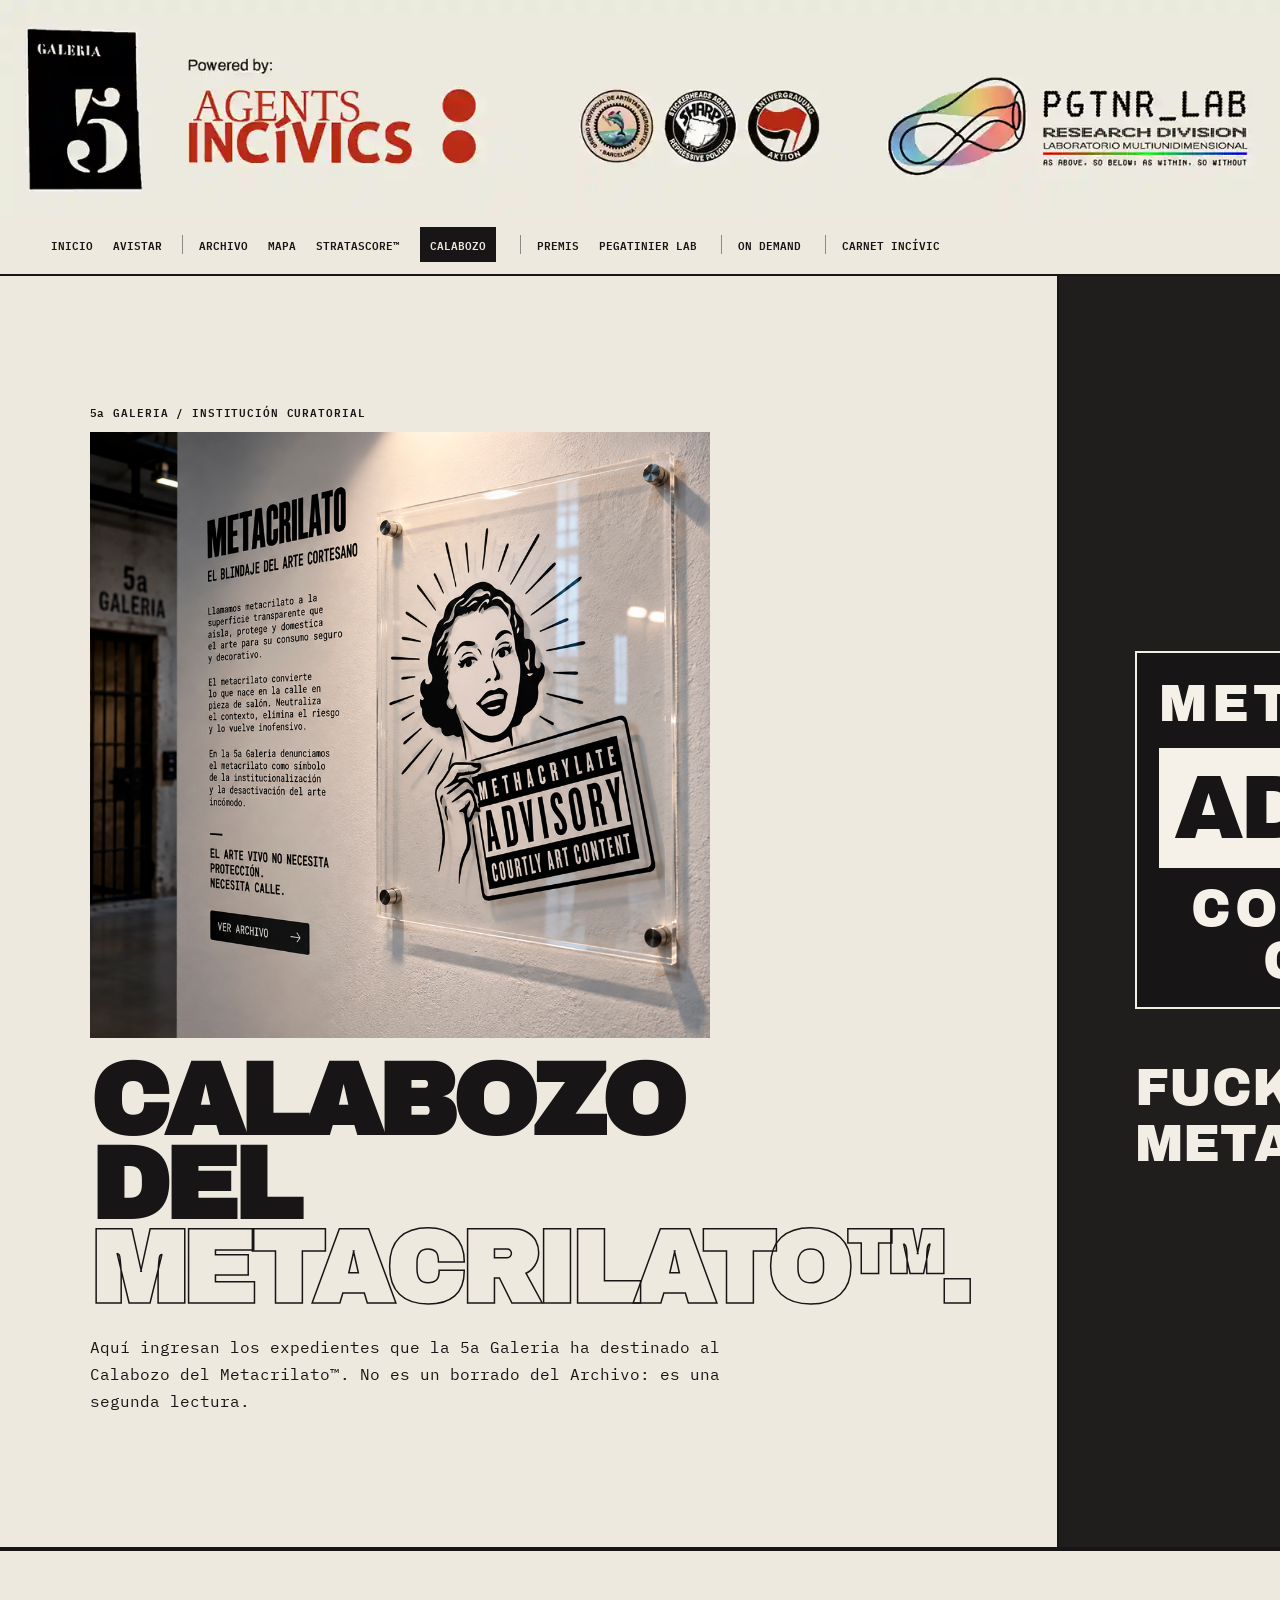
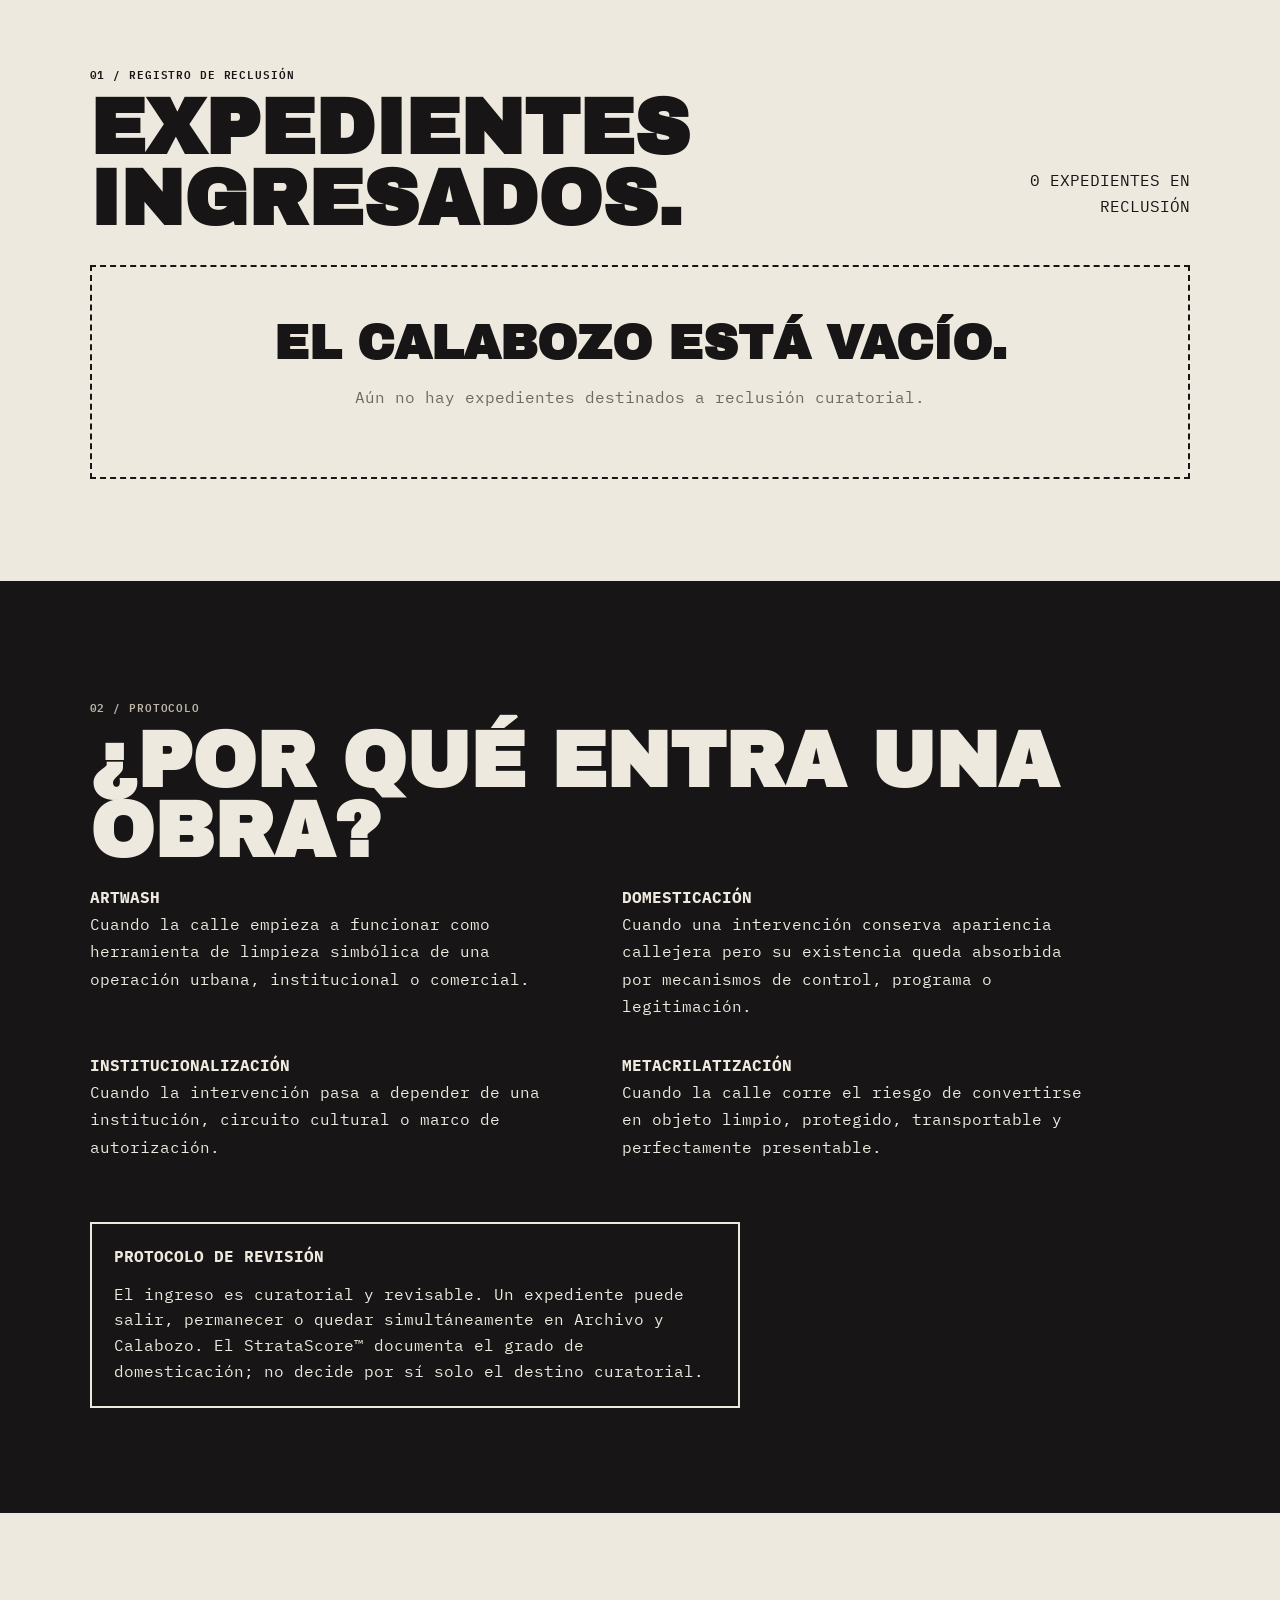
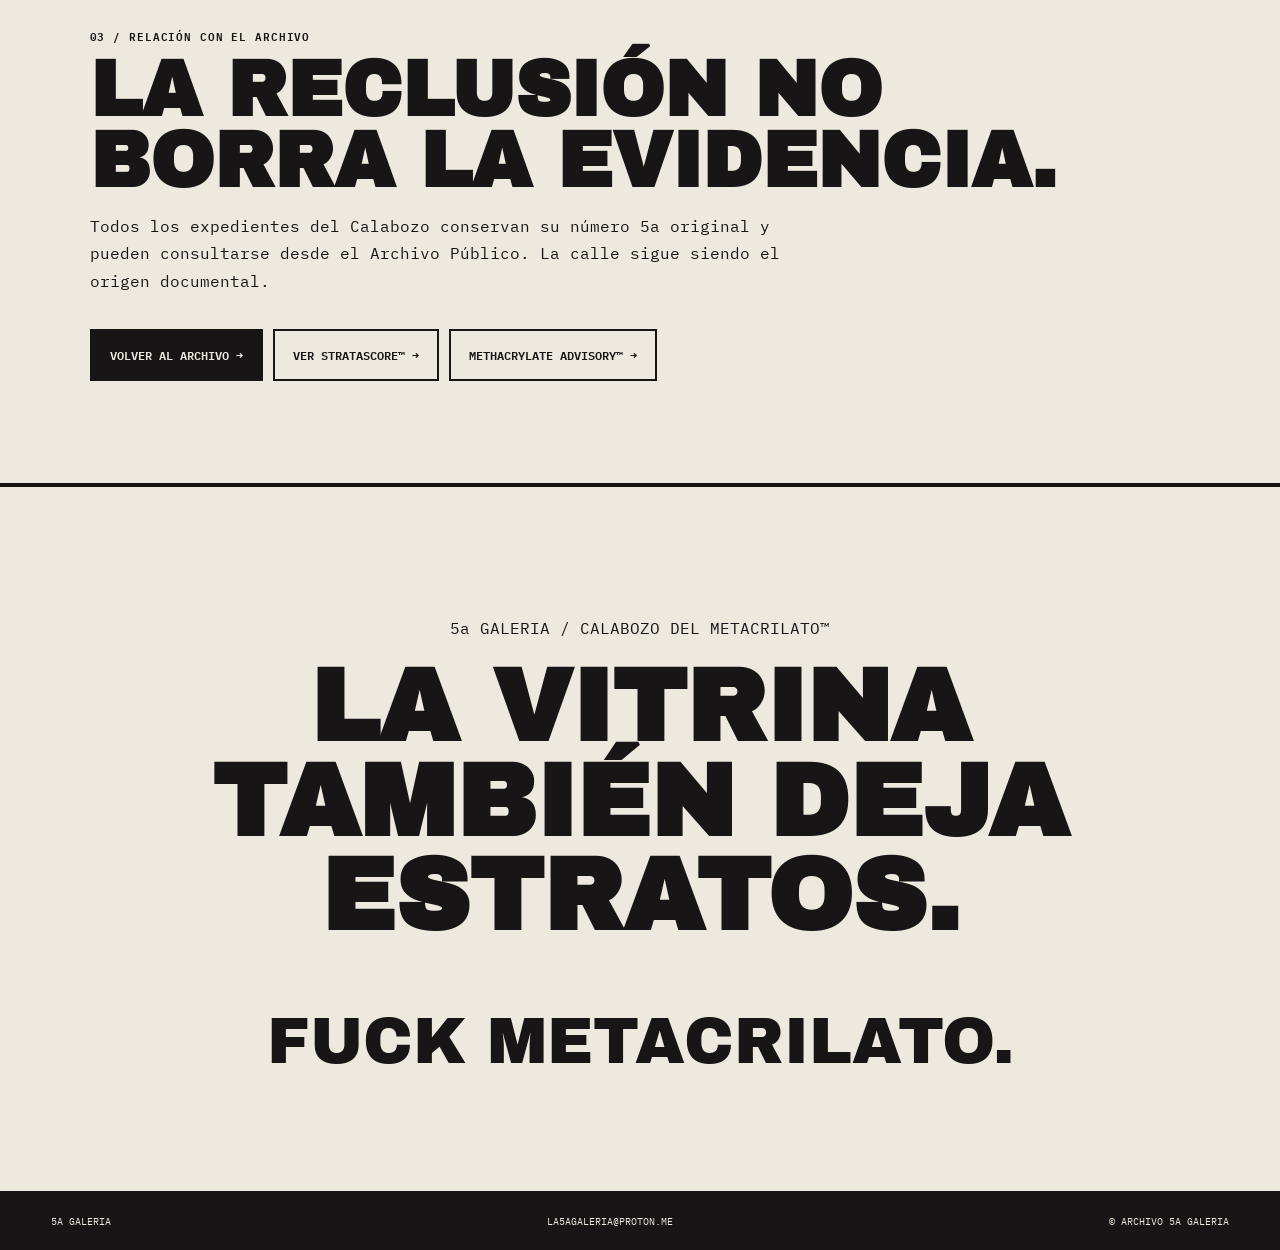
<file: calabozo.html>
<!doctype html>
<html lang="es"><head><meta charset="utf-8"><meta name="viewport" content="width=device-width,initial-scale=1">
<title>Calabozo del Metacrilato™ — 5a Galeria</title>
<meta name="description" content="Calabozo del Metacrilato™. Sección curatorial de la 5a Galeria dedicada a expedientes marcados por procesos de domesticación, institucionalización y artwash.">
<link rel="stylesheet" href="styles.css"><link rel="stylesheet" href="header.css?v=6"><link rel="canonical" href="https://lepegatinier.github.io/5aGaleria/calabozo.html"><meta property="og:type" content="website"><meta property="og:title" content="Calabozo del Metacrilato™ — 5a Galeria"><meta property="og:description" content="Calabozo del Metacrilato™. Sección curatorial de la 5a Galeria dedicada a expedientes marcados por procesos de domesticación, institucionalización y artwash."><meta property="og:url" content="https://lepegatinier.github.io/5aGaleria/calabozo.html"><meta property="og:image" content="https://lepegatinier.github.io/5aGaleria/assets/logo-5a.png"><meta name="twitter:card" content="summary_large_image"><meta property="og:site_name" content="5a Galeria"><meta name="twitter:title" content="Calabozo del Metacrilato™ — 5a Galeria"><meta name="twitter:description" content="Sección curatorial de la 5a Galeria dedicada a expedientes marcados por domesticación, institucionalización y artwash."></head>
<body><header class="site-header"><div class="site-identity"><a class="brand" href="index.html" aria-label="5a Galeria"><img src="assets/logo-5a.png" alt="5a Galeria"></a><div class="powered-by" aria-label="5a Galeria · Powered by Agents Incívics · LPGTNR_LAB"><img src="assets/banner-5a-galeria-correcta.svg" alt="5a Galeria · Powered by Agents Incívics · LPGTNR_LAB"></div></div><nav><a href="index.html" data-nav="inicio">Inicio</a><a href="https://tally.so/r/kdqeNr" target="_blank" rel="noopener noreferrer" data-nav="avistar">Avistar</a><a href="archivo.html" data-nav="archivo">Archivo</a><a href="mapa.html" data-nav="mapa">Mapa</a><a href="stratascore.html" data-nav="stratascore">StrataScore™</a><a href="calabozo.html" data-nav="calabozo">Calabozo</a><a href="premis.html" data-nav="premis">Premis</a><a href="loreverso.html" data-nav="lab">Pegatinier Lab</a><a href="street-raw.html" data-nav="ondemand">On demand</a><a href="carnet.html" data-nav="carnet">Carnet Incívic</a></nav></header><script>(function(){const p=location.pathname.split('/').pop()||'index.html';const map={'index.html':'inicio','archivo.html':'archivo','calabozo.html':'calabozo','mapa.html':'mapa','stratascore.html':'stratascore','premis.html':'premis','loreverso.html':'lab','street-raw.html':'ondemand','carnet.html':'carnet'};const k=map[p];if(k){const a=document.querySelector('.site-header nav a[data-nav="'+k+'"]');if(a){a.classList.add('active');a.setAttribute('aria-current','page')}}})();</script>
<main><section class="calabozo-hero"><div><p class="section-kicker">5a GALERIA / INSTITUCIÓN CURATORIAL</p><div class="calabozo-image"><img src="assets/Metacrilato.jpg" alt="METHACRYLATE — El blindaje del arte cortesano"><a class="calabozo-image-link" href="archivo.html?destino=Calabozo%20del%20Metacrilato%E2%84%A2" aria-label="Ver archivo Metacrilato"></a></div><h1>CALABOZO<br>DEL<br><em>METACRILATO™.</em></h1><p class="lead">Aquí ingresan los expedientes que la 5a Galeria ha destinado al Calabozo del Metacrilato™. No es un borrado del Archivo: es una segunda lectura.</p></div>
<div class="calabozo-sign"><div class="methacrylate-poster-frame"><div class="methacrylate-poster-top">METHACRYLATE</div><div class="methacrylate-poster-main">ADVISORY</div><div class="methacrylate-poster-bottom">COURTLY ART CONTENT</div></div><p>FUCK METACRILATO.</p></div></section>
<section class="section ruled"><div class="section-head"><div><p class="section-kicker">01 / REGISTRO DE RECLUSIÓN</p><h2>Expedientes ingresados.</h2></div><p id="calabozo-summary">CARGANDO REGISTRO…</p></div><div id="calabozo-grid" class="file-grid"></div></section>
<section class="section dark-section"><p class="section-kicker">02 / PROTOCOLO</p><h2>¿Por qué entra una obra?</h2><div class="manifesto-grid"><p><strong>ARTWASH</strong><br>Cuando la calle empieza a funcionar como herramienta de limpieza simbólica de una operación urbana, institucional o comercial.</p><p><strong>DOMESTICACIÓN</strong><br>Cuando una intervención conserva apariencia callejera pero su existencia queda absorbida por mecanismos de control, programa o legitimación.</p></div><div class="manifesto-grid"><p><strong>INSTITUCIONALIZACIÓN</strong><br>Cuando la intervención pasa a depender de una institución, circuito cultural o marco de autorización.</p><p><strong>METACRILATIZACIÓN</strong><br>Cuando la calle corre el riesgo de convertirse en objeto limpio, protegido, transportable y perfectamente presentable.</p></div><div class="warning"><strong>PROTOCOLO DE REVISIÓN</strong><p>El ingreso es curatorial y revisable. Un expediente puede salir, permanecer o quedar simultáneamente en Archivo y Calabozo. El StrataScore™ documenta el grado de domesticación; no decide por sí solo el destino curatorial.</p></div></section>
<section class="section ruled"><p class="section-kicker">03 / RELACIÓN CON EL ARCHIVO</p><h2>La reclusión no borra la evidencia.</h2><p class="lead">Todos los expedientes del Calabozo conservan su número 5a original y pueden consultarse desde el Archivo Público. La calle sigue siendo el origen documental.</p><div class="hero-actions"><a class="button button-dark" href="archivo.html">VOLVER AL ARCHIVO →</a><a class="button button-light" href="stratascore.html">VER STRATASCORE™ →</a><a class="button button-light" href="metacrilato.html">METHACRYLATE ADVISORY™ →</a></div></section>
<section class="closing ruled"><p>5a GALERIA / CALABOZO DEL METACRILATO™</p><h2>La vitrina<br>también deja estratos.</h2><p class="fuck">FUCK METACRILATO.</p></section></main>
<footer><div>5a GALERIA</div><div>La5agaleria@proton.me</div><div>© Archivo 5a Galeria</div></footer>
<script>
const esc=s=>String(s??'').replace(/[&<>"']/g,c=>({'&':'&amp;','<':'&lt;','>':'&gt;','"':'&quot;',"'":'&#039;'}[c]));
(async()=>{const grid=document.getElementById('calabozo-grid'),sum=document.getElementById('calabozo-summary');try{const r=await fetch('data/archivo.json',{cache:'no-store'});if(!r.ok)throw new Error();const d=await r.json();const rows=(d.records||[]).filter(x=>x.publicado===true&&['Calabozo del Metacrilato™','Ambos'].includes(String(x.destino_curatorial||''))).sort((a,b)=>a.expediente.localeCompare(b.expediente,'es',{numeric:true}));sum.textContent=rows.length+' EXPEDIENTE'+(rows.length===1?'':'S')+' EN RECLUSIÓN';if(!rows.length){grid.innerHTML='<div class="archive-empty"><strong>EL CALABOZO ESTÁ VACÍO.</strong><p>Aún no hay expedientes destinados a reclusión curatorial.</p></div>';return}grid.innerHTML=rows.map(x=>{const href='expediente.html?id='+encodeURIComponent(x.expediente);const reasons=(x.motivos_reclusion||[]).map(v=>'<small>'+esc(v)+'</small>').join('');return '<article class="file-card"><a href="'+href+'"><img src="'+esc(x.imagen||'')+'" alt="'+esc(x.titulo||x.expediente)+'" loading="lazy"></a><div class="file-meta"><span>CALABOZO / '+esc(x.expediente)+'</span><strong><a href="'+href+'">'+esc(x.titulo||x.expediente)+'</a></strong><p>'+esc(x.artista||'ANÓNIMO')+'</p><p>'+esc(x.ciudad||'SIN CIUDAD')+' · '+esc(x.tecnica||'SIN CLASIFICAR')+'</p><div class="file-tags"><small>CALABOZO DEL METACRILATO™</small>'+(x.methacrylate_advisory?'<small>METHACRYLATE ADVISORY™</small>':'')+reasons+'</div></div></article>'}).join('')}catch(e){sum.textContent='ERROR DE LECTURA';grid.innerHTML=''}})();
</script></body></html>
</file>
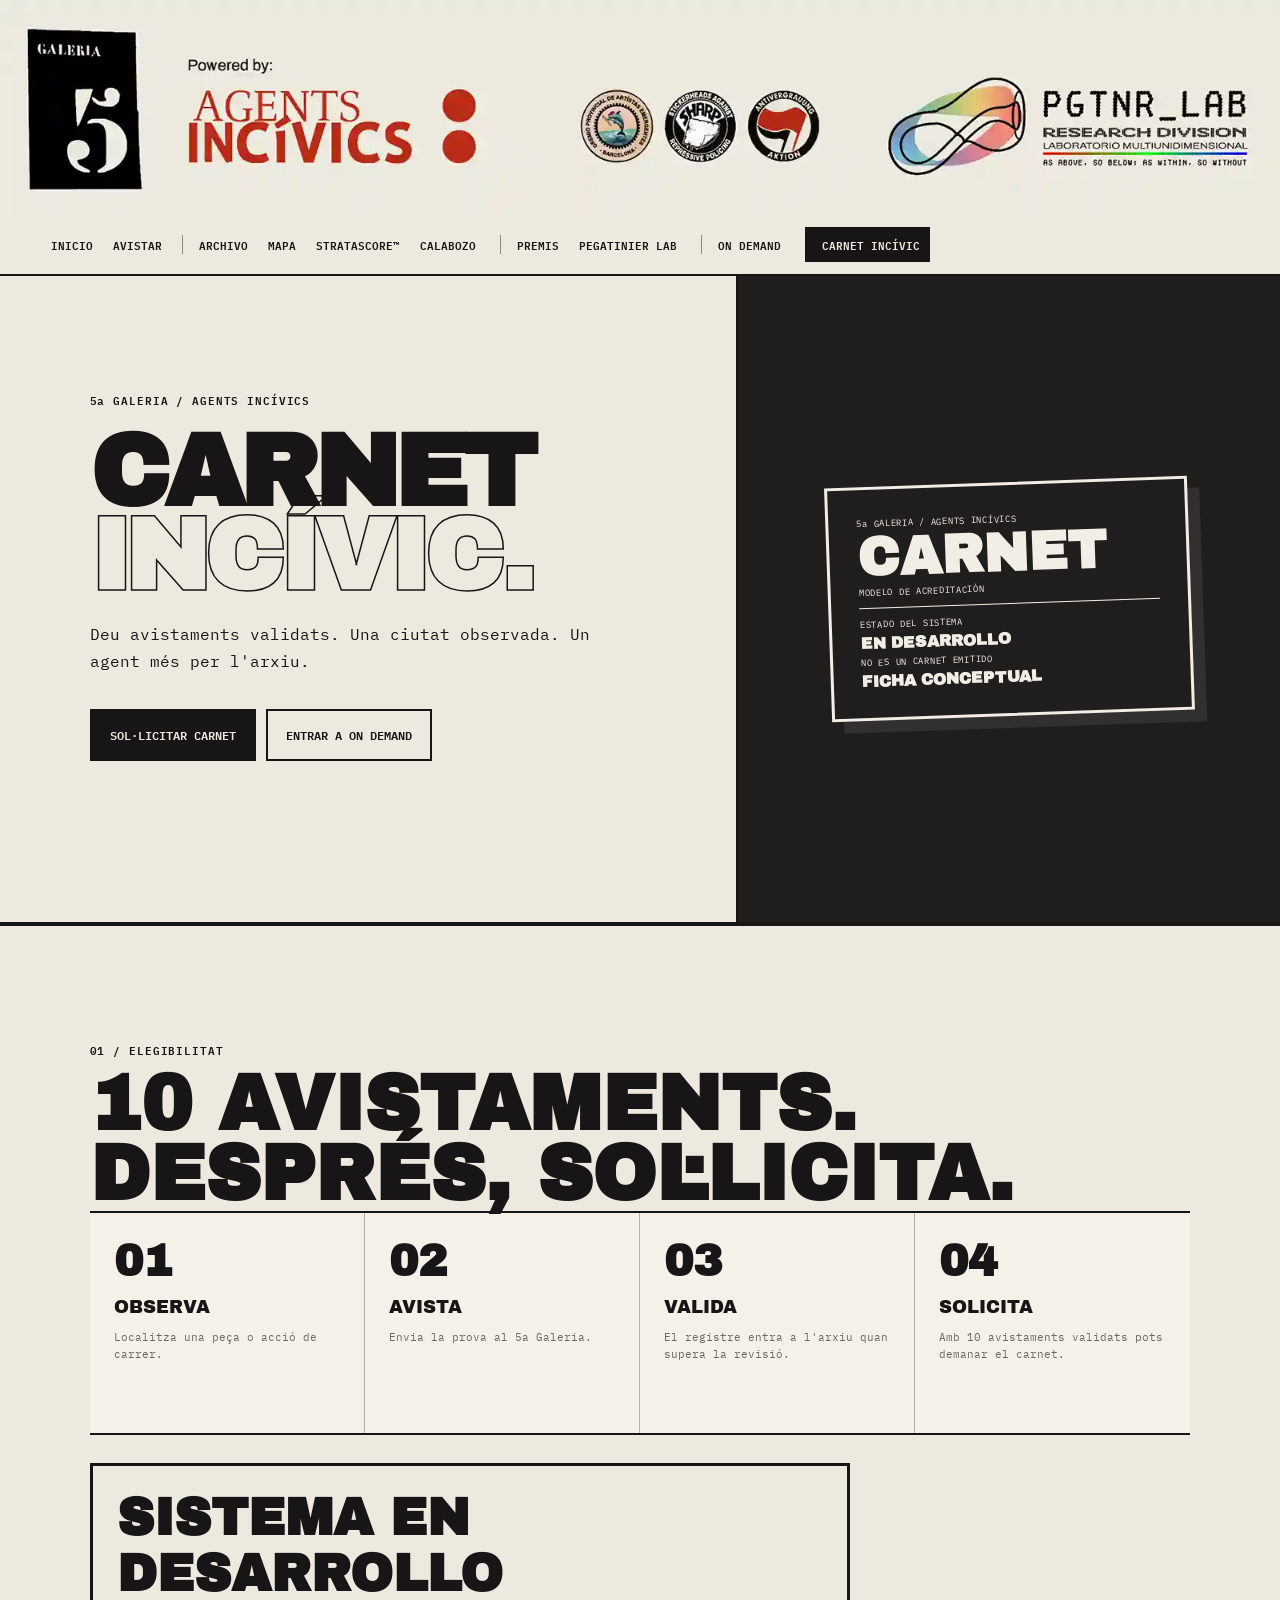
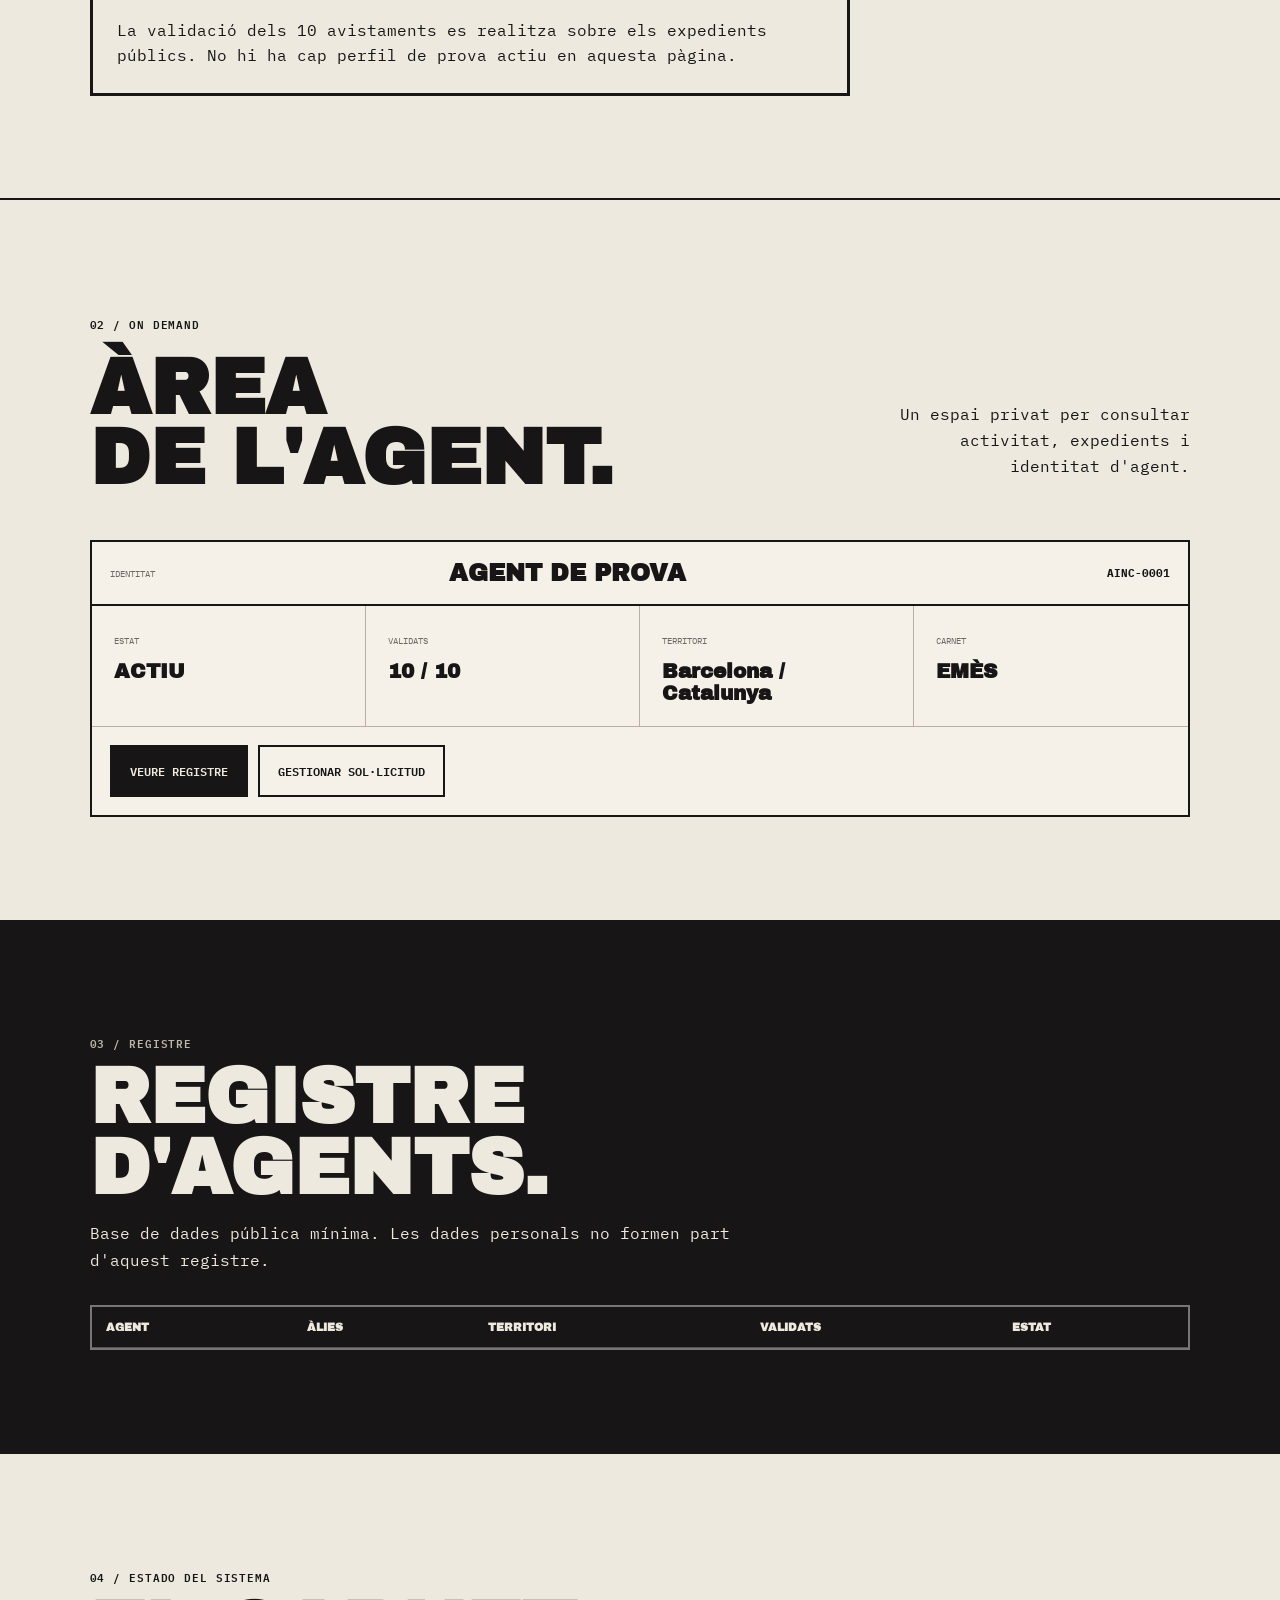
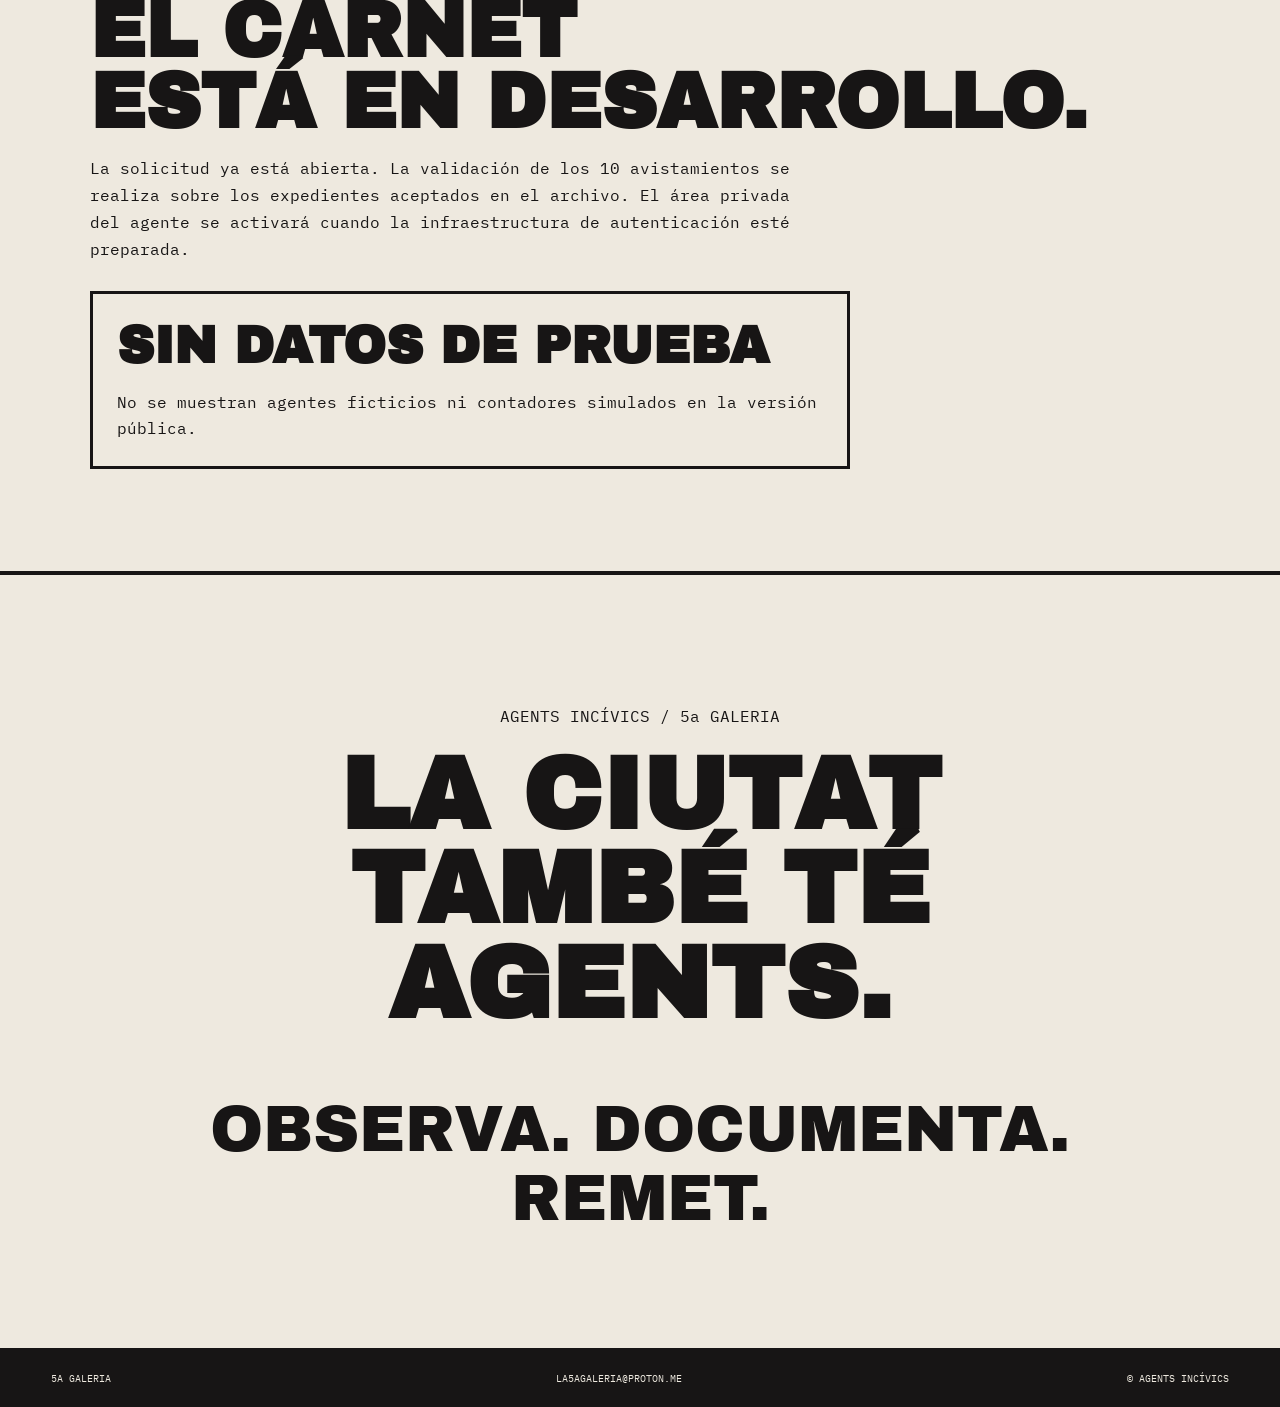
<file: carnet.html>
<!doctype html>
<html lang="ca">
<head>
<meta charset="utf-8">
<meta name="viewport" content="width=device-width,initial-scale=1">
<title>Carnet Incívic — 5a Galeria</title>
<meta name="description" content="Carnet Incívic i àrea On Demand dels Agents Incívics de la 5a Galeria.">
<link rel="stylesheet" href="styles.css">
<link rel="stylesheet" href="header.css?v=6">
<link rel="canonical" href="https://lepegatinier.github.io/5aGaleria/carnet.html"><meta property="og:type" content="website"><meta property="og:title" content="Carnet Incívic — 5a Galeria"><meta property="og:description" content="Carnet Incívic i àrea On Demand dels Agents Incívics de la 5a Galeria."><meta property="og:url" content="https://lepegatinier.github.io/5aGaleria/carnet.html"><meta property="og:image" content="https://lepegatinier.github.io/5aGaleria/assets/logo-5a.png"><meta name="twitter:card" content="summary_large_image"><meta property="og:site_name" content="5a Galeria"><meta name="twitter:title" content="Carnet Incívic — 5a Galeria"><meta name="twitter:description" content="Carnet Incívic y área On Demand de los Agents Incívics de la 5a Galeria."></head>
<body>
<header class="site-header">
  <div class="site-identity">
    <a class="brand" href="index.html" aria-label="5a Galeria"><img src="assets/logo-5a.png" alt="5a Galeria"></a>
    <div class="powered-by" aria-label="5a Galeria · Powered by Agents Incívics · LPGTNR_LAB"><img src="assets/banner-5a-galeria-correcta.svg" alt="5a Galeria · Powered by Agents Incívics · LPGTNR_LAB"></div>
  </div>
  <nav>
    <a href="index.html" data-nav="inicio">Inicio</a>
    <a href="https://tally.so/r/kdqeNr" target="_blank" rel="noopener noreferrer" data-nav="avistar">Avistar</a>
    <a href="archivo.html" data-nav="archivo">Archivo</a>
    <a href="mapa.html" data-nav="mapa">Mapa</a>
    <a href="stratascore.html" data-nav="stratascore">StrataScore™</a>
    <a href="calabozo.html" data-nav="calabozo">Calabozo</a>
    <a href="premis.html" data-nav="premis">Premis</a>
    <a href="loreverso.html" data-nav="lab">Pegatinier Lab</a>
    <a href="street-raw.html" data-nav="ondemand">On demand</a>
    <a href="carnet.html" class="active" aria-current="page" data-nav="carnet">Carnet Incívic</a>
  </nav>
</header>

<main>
<section class="carnet-hero">
  <div class="carnet-copy">
    <p class="eyebrow">5a GALERIA / AGENTS INCÍVICS</p>
    <h1>CARNET<br><em>INCÍVIC.</em></h1>
    <p class="lead">Deu avistaments validats. Una ciutat observada. Un agent més per l'arxiu.</p>
    <div class="hero-actions">
      <a class="button button-dark" href="https://tally.so/r/aQV52Z" target="_blank" rel="noopener noreferrer">Sol·licitar carnet</a>
      <a class="button button-light" href="#on-demand">Entrar a On Demand</a>
    </div>
  </div>
  <div class="carnet-panel">
    <div class="carnet-card">
      <small>5a GALERIA / AGENTS INCÍVICS</small>
      <strong>CARNET</strong>
      <span>MODELO DE ACREDITACIÓN</span>
      <div class="carnet-rule"></div>
      <span>ESTADO DEL SISTEMA</span><b>EN DESARROLLO</b>
      <span>NO ES UN CARNET EMITIDO</span><b>FICHA CONCEPTUAL</b>
    </div>
  </div>
</section>

<section class="section ruled" id="eligibility">
  <p class="section-kicker">01 / ELEGIBILITAT</p>
  <h2>10 AVISTAMENTS.<br>DESPRÉS, SOL·LICITA.</h2>
  <div class="carnet-grid">
    <div><b>01</b><span>Observa</span><p>Localitza una peça o acció de carrer.</p></div>
    <div><b>02</b><span>Avista</span><p>Envia la prova al 5a Galeria.</p></div>
    <div><b>03</b><span>Valida</span><p>El registre entra a l'arxiu quan supera la revisió.</p></div>
    <div><b>04</b><span>Solicita</span><p>Amb 10 avistaments validats pots demanar el carnet.</p></div>
  </div>
  <div class="eligibility-box" id="eligibility-box">
    <strong id="eligibility-title">SISTEMA EN DESARROLLO</strong>
    <p id="eligibility-text">La validació dels 10 avistaments es realitza sobre els expedients públics. No hi ha cap perfil de prova actiu en aquesta pàgina.</p>
  </div>
</section>

<section class="section" id="on-demand">
  <p class="section-kicker">02 / ON DEMAND</p>
  <div class="section-head">
    <div><h2>ÀREA<br>DE L'AGENT.</h2></div>
    <p>Un espai privat per consultar activitat, expedients i identitat d'agent.</p>
  </div>
  <div class="agent-dashboard">
    <div class="dashboard-head"><span>IDENTITAT</span><strong id="agent-name">AGENT DE PROVA</strong><b id="agent-id">AINC-0001</b></div>
    <div class="dashboard-grid">
      <div><small>ESTAT</small><strong id="dash-status">ACTIU</strong></div>
      <div><small>VALIDATS</small><strong id="dash-count">10 / 10</strong></div>
      <div><small>TERRITORI</small><strong id="dash-territory">Barcelona / Catalunya</strong></div>
      <div><small>CARNET</small><strong>EMÈS</strong></div>
    </div>
    <div class="dashboard-actions">
      <a class="button button-dark" href="#registry">Veure registre</a>
      <a class="button button-light" href="https://tally.so/r/aQV52Z" target="_blank" rel="noopener noreferrer">Gestionar sol·licitud</a>
    </div>
  </div>
</section>

<section class="section dark-section" id="registry">
  <p class="section-kicker">03 / REGISTRE</p>
  <h2>REGISTRE<br>D'AGENTS.</h2>
  <p class="intro-dark">Base de dades pública mínima. Les dades personals no formen part d'aquest registre.</p>
  <div class="agent-table-wrap">
    <table class="agent-table">
      <thead><tr><th>AGENT</th><th>ÀLIES</th><th>TERRITORI</th><th>VALIDATS</th><th>ESTAT</th></tr></thead>
      <tbody id="agent-table-body"><tr><td colspan="5">Carregant registre...</td></tr></tbody>
    </table>
  </div>
</section>

<section class="section ruled">
  <p class="section-kicker">04 / ESTADO DEL SISTEMA</p>
  <h2>EL CARNET<br>ESTÁ EN DESARROLLO.</h2>
  <p class="lead">La solicitud ya está abierta. La validación de los 10 avistamientos se realiza sobre los expedientes aceptados en el archivo. El área privada del agente se activará cuando la infraestructura de autenticación esté preparada.</p>
  <div class="eligibility-box">
    <strong>SIN DATOS DE PRUEBA</strong>
    <p>No se muestran agentes ficticios ni contadores simulados en la versión pública.</p>
  </div>
</section>

<section class="closing ruled">
  <p>AGENTS INCÍVICS / 5a GALERIA</p>
  <h2>La ciutat<br>també té agents.</h2>
  <p class="fuck">OBSERVA. DOCUMENTA. REMET.</p>
</section>
</main>

<footer><div>5a GALERIA</div><div>La5agaleria@proton.me</div><div>© Agents Incívics</div></footer>

<script>
(function(){
  fetch("data/agentes.json").then(r=>r.json()).then(data=>{
    const body=document.getElementById("agent-table-body");
    body.innerHTML="";
    (data.agents||[]).filter(a=>a.public).forEach(a=>{
      const tr=document.createElement("tr");
      tr.innerHTML="<td>"+a.agent_id+"</td><td>"+a.alias+"</td><td>"+a.territory+"</td><td>"+a.validated_sightings+"</td><td>"+a.status+"</td>";
      body.appendChild(tr);
    });
  }).catch(function(){
    document.getElementById("agent-table-body").innerHTML="<tr><td colspan='5'>No s'ha pogut carregar el registre.</td></tr>";
  });
})();
</script>
</body>
</html>
</file>
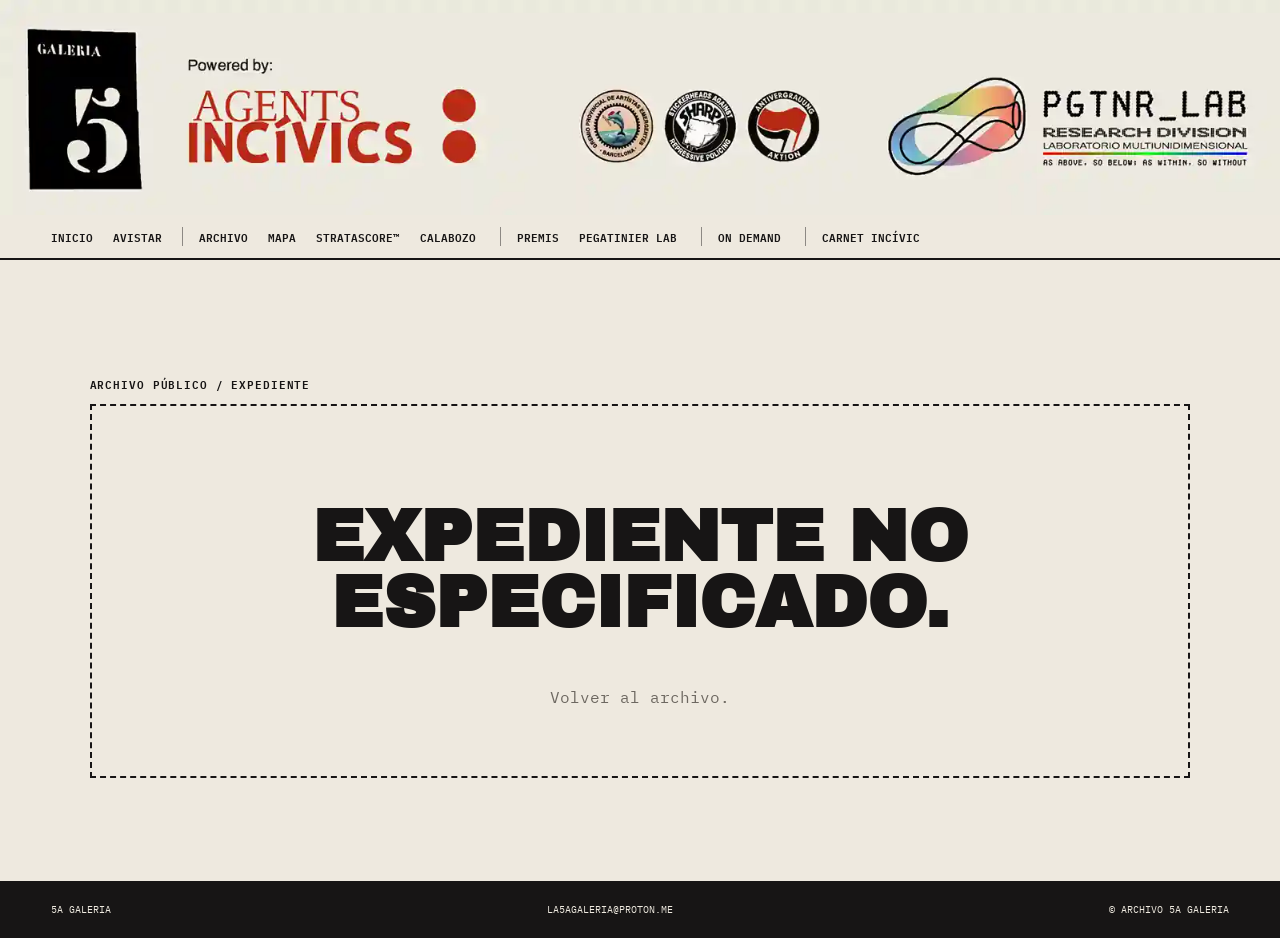
<file: expediente.html>
<!doctype html><html lang="es"><head><meta charset="utf-8"><meta name="viewport" content="width=device-width,initial-scale=1"><title>Expediente 5a Galeria</title><meta name="description" content="Expediente del Archivo Público de la 5a Galeria."><link rel="stylesheet" href="styles.css"><link rel="stylesheet" href="header.css?v=6"><link rel="canonical" href="https://lepegatinier.github.io/5aGaleria/expediente.html"><meta property="og:type" content="article"><meta property="og:title" content="Expediente — 5a Galeria"><meta property="og:description" content="Expediente del Archivo Público de la 5a Galeria."><meta property="og:url" content="https://lepegatinier.github.io/5aGaleria/expediente.html"><meta property="og:image" content="https://lepegatinier.github.io/5aGaleria/assets/logo-5a.png"><meta property="og:site_name" content="5a Galeria"><meta name="twitter:card" content="summary_large_image"><meta name="twitter:title" content="Expediente — 5a Galeria"><meta name="twitter:description" content="Expediente del Archivo Público de la 5a Galeria."><style>
.record-identity{display:grid;grid-template-columns:minmax(0,1.4fr) minmax(280px,.6fr);gap:24px;margin:20px 0 40px}.record-meta{border:2px solid var(--ink);padding:22px;background:#f5f1e9}.record-meta h3{margin:0 0 14px;font-size:12px;text-transform:uppercase}.record-meta p{margin:8px 0;font-size:12px}.record-grid{margin-top:25px}.record-section{margin-top:48px}.record-section>h2{margin-bottom:14px}.strata-grid{display:grid;grid-template-columns:repeat(5,1fr);gap:0;border:2px solid var(--ink)}.strata-grid .record-field{min-height:105px;border-right:1px solid var(--ink);padding:16px}.strata-grid .record-field:nth-child(5){border-right:0}.strata-grid .record-field:nth-child(n+6){border-top:2px solid var(--ink);border-right:1px solid var(--ink)}.strata-grid .record-field:nth-child(7){border-right:0}.strata-grid .record-field:nth-child(6){grid-column:1 / span 3}.strata-grid .record-field:nth-child(7){grid-column:4 / span 2}.score-contributions{display:grid;grid-template-columns:repeat(5,1fr);gap:8px;margin:22px 0}.score-contribution{border:1px solid var(--ink);padding:12px}.score-contribution strong{display:block;font-size:11px}.score-contribution span{display:block;font:700 22px/1 'IBM Plex Mono',monospace;margin-top:8px}.evidence-box{border-left:4px solid var(--ink);padding:16px 20px;background:#f5f1e9;margin-top:22px}.evidence-box strong{display:block;font-size:11px;text-transform:uppercase;margin-bottom:8px}.record-status{display:inline-block;border:2px solid var(--ink);padding:7px 10px;font:700 10px 'IBM Plex Mono',monospace;text-transform:uppercase}.record-tags{display:flex;flex-wrap:wrap;gap:8px;margin-top:15px}.record-tags small{border:1px solid var(--ink);padding:5px 8px;font:10px 'IBM Plex Mono',monospace}.record-identity .record-stamp{align-self:start}.revision-note{font-size:10px;line-height:1.6;color:var(--muted);margin-top:18px}@media(max-width:800px){.record-identity{grid-template-columns:1fr}.strata-grid{grid-template-columns:1fr 1fr}.strata-grid .record-field,.strata-grid .record-field:nth-child(n){grid-column:auto;border-right:1px solid var(--ink)}.strata-grid .record-field:last-child{border-right:0}.score-contributions{grid-template-columns:1fr 1fr}}
 .verified-strata{display:flex;align-items:center;gap:20px;border:2px solid var(--ink);padding:16px;margin-top:20px;background:#f5f1e9}.verified-strata img{width:140px;max-width:30%;height:auto;display:block}.verified-strata strong{font-size:11px;text-transform:uppercase}.verified-strata h2{margin:6px 0 0;font-size:20px}@media(max-width:600px){.verified-strata{align-items:flex-start}.verified-strata img{width:110px}} .record-nav{display:grid;grid-template-columns:1fr 1fr 1fr;gap:10px;margin-top:14px;width:100%}.record-nav a{width:100%;text-align:center}.record-nav span{min-height:1px}@media(max-width:600px){.record-nav{grid-template-columns:1fr 1fr}.record-nav a:nth-child(2){grid-column:1/-1;grid-row:1;order:-1;text-align:center}.record-nav a:last-child{text-align:right}}</style></head><body><header class="site-header"><div class="site-identity"><a class="brand" href="index.html" aria-label="5a Galeria"><img src="assets/logo-5a.png" alt="5a Galeria"></a><div class="powered-by" aria-label="5a Galeria · Powered by Agents Incívics · LPGTNR_LAB"><img src="assets/banner-5a-galeria-correcta.svg" alt="5a Galeria · Powered by Agents Incívics · LPGTNR_LAB"></div></div><nav><a href="index.html" data-nav="inicio">Inicio</a><a href="https://tally.so/r/kdqeNr" target="_blank" rel="noopener noreferrer" data-nav="avistar">Avistar</a><a href="archivo.html" data-nav="archivo">Archivo</a><a href="mapa.html" data-nav="mapa">Mapa</a><a href="stratascore.html" data-nav="stratascore">StrataScore™</a><a href="calabozo.html" data-nav="calabozo">Calabozo</a><a href="premis.html" data-nav="premis">Premis</a><a href="loreverso.html" data-nav="lab">Pegatinier Lab</a><a href="street-raw.html" data-nav="ondemand">On demand</a><a href="carnet.html" data-nav="carnet">Carnet Incívic</a></nav></header><script>(function(){const p=location.pathname.split('/').pop()||'index.html';const map={'index.html':'inicio','archivo.html':'archivo','calabozo.html':'calabozo','mapa.html':'mapa','stratascore.html':'stratascore','premis.html':'premis','loreverso.html':'lab','street-raw.html':'ondemand','carnet.html':'carnet'};const k=map[p];if(k){const a=document.querySelector('.site-header nav a[data-nav="'+k+'"]');if(a){a.classList.add('active');a.setAttribute('aria-current','page')}}})();</script><main class="section" id="expediente"><p class="section-kicker">ARCHIVO PÚBLICO / EXPEDIENTE</p><div id="content"><p>CARGANDO EXPEDIENTE…</p></div></main><footer><div>5a GALERIA</div><div>La5agaleria@proton.me</div><div>© Archivo 5a Galeria</div></footer><script>
const esc=s=>String(s??'').replace(/[&<>"']/g,c=>({'&':'&amp;','<':'&lt;','>':'&gt;','"':'&quot;',"'":'&#039;'}[c]));
const validId=id=>/^5a-\d{6}$/.test(String(id||''));
const scoreLabels=['Origen','Mediación','Soporte','Autonomía','Artwash'];
const scoreDescriptions={
'Origen':'Autonomía del nacimiento de la intervención.',
'Mediación':'Intervención institucional, comercial o de marca.',
'Soporte':'Dependencia real del espacio público como soporte.',
'Autonomía':'Capacidad de existir fuera del marco que la legitima.',
'Artwash':'Uso de la estética callejera como imagen urbana, marca, turismo o transformación.'
};
function field(label,value,extra=''){return `<div class="record-field"><span>${label}</span><strong>${value||'—'}</strong>${extra}</div>`}
function strataGrade(x){
 const s=String(x.stratascore_validado||'').trim();
 const m=s.match(/^([A-E])(?:\s|$)/i);
 return m?m[1].toUpperCase():'';
}
function strataImage(x){const g=strataGrade(x);if(!g)return '';if(String(x.expediente||'')==='5a-000009')return 'assets/5a-000009-C.svg?v=20260923-EXP9C-FINAL';return 'assets/'+g+'.png?v=20260925-'+g+'-FIX';}
function scoreBlock(x){
 const vals=scoreLabels.map(k=>Number(x[`strata_${k.toLowerCase()}`]));
 const contributions=Array.isArray(x.strata_contribucion)?x.strata_contribucion:[];
 const has=vals.every(v=>Number.isFinite(v)&&v>=0&&v<=4)&&Number.isFinite(Number(x.strata_index_validado));
 const grade=strataGrade(x),image=strataImage(x);
 if(!has){
   if(grade)return `<section class="record-section"><p class="section-kicker">STRATASCORE™ / CERTIFICACIÓN</p><div class="verified-strata"><img src="${image}" alt="StrataScore™ ${esc(grade)}"><div><h2>${esc(grade)} — ${esc(x.stratascore_validado||x.stratascore||'CERTIFICADO')}</h2><p>Clasificación verificada para este expediente.</p></div></div></section>`;
   return `<section class="record-section"><p class="section-kicker">STRATASCORE™</p><h2>EVALUACIÓN PENDIENTE.</h2><p>No hay una matriz completa de evidencias. La 5a Galeria no inventa puntuaciones para rellenar una casilla.</p></section>`;
 }
 return `<section class="record-section"><p class="section-kicker">STRATASCORE™ / MATRIZ CERTIFICADA</p><div class="record-grid strata-grid">${scoreLabels.map((k,i)=>field(k.toUpperCase(),String(vals[i])+' / 4')).join('')}${field('ÍNDICE',`${esc(x.strata_index)} / 20`)}${field('CERTIFICACIÓN',esc(x.stratascore_validado))}</div>${image?`<div class="verified-strata"><img src="${image}" alt="StrataScore™ ${esc(grade)}"><div><strong>STRATASCORE™ VERIFICADO</strong><h2>${esc(grade)} — ${esc(x.stratascore_validado||x.stratascore)}</h2></div></div>`:''}<div class="score-contributions">${scoreLabels.map((k,i)=>`<div class="score-contribution"><strong>${k.toUpperCase()}</strong><small>${esc(scoreDescriptions[k])}</small><span>${Number.isFinite(Number(contributions[i]))?esc(contributions[i]):'—'} pts</span></div>`).join('')}</div><div class="evidence-box"><strong>EVIDENCIA DOCUMENTAL</strong><p>${esc(x.strata_evidence||'Sin evidencia pública añadida.')}</p></div><p class="revision-note">El índice suma cinco variables de 0–4 según la matriz StrataScore™. No evalúa calidad artística. La certificación puede revisarse si aparecen nuevas evidencias.</p></section>`;
}
async function load(){
 const el=document.getElementById('content'),id=new URLSearchParams(location.search).get('id');
 if(!validId(id)){el.innerHTML='<div class="archive-empty"><h1>EXPEDIENTE NO ESPECIFICADO.</h1><p><a href="archivo.html">Volver al archivo.</a></p></div>';return}
 try{
  const r=await fetch('data/archivo.json',{cache:'no-store'});if(!r.ok)throw new Error();
  const d=await r.json(),x=(d.records||[]).find(v=>v.expediente===id&&v.publicado===true);
  if(!x){el.innerHTML='<div class="archive-empty"><h1>EXPEDIENTE NO DISPONIBLE.</h1><p>El registro puede estar en revisión o fuera del archivo público.</p><p><a href="archivo.html">Volver al archivo.</a></p></div>';return}
  const title=x.titulo||x.tecnica||'INTERVENCIÓN URBANA',img=x.imagen?`<img class="record-image" src="${esc(x.imagen)}" alt="${esc(title)}">`:'';
  const status=esc(x.estado||'DESCONOCIDO');
  const publicRows=(d.records||[]).filter(v=>v.publicado===true&&/^5a-\d{6}$/.test(String(v.expediente||''))).sort((a,b)=>a.expediente.localeCompare(b.expediente,'es',{numeric:true}));
  const pos=publicRows.findIndex(v=>v.expediente===x.expediente), prev=pos>0?publicRows[pos-1]:null, next=pos>=0&&pos<publicRows.length-1?publicRows[pos+1]:null;
  const nav='<nav class="record-nav" aria-label="Navegación de expedientes">'+(prev?'<a class="button" href="expediente.html?id='+encodeURIComponent(prev.expediente)+'">← '+esc(prev.expediente)+'</a>':'<span></span>')+'<a class="button button-dark" href="archivo.html">ARCHIVO</a>'+(next?'<a class="button" href="expediente.html?id='+encodeURIComponent(next.expediente)+'">'+esc(next.expediente)+' →</a>':'<span></span>')+'</nav>';
  const coordParts=String(x.coordenadas||'').split(',').map(v=>v.trim());
  const hasCoords=coordParts.length===2&&coordParts.every(v=>Number.isFinite(Number(v)));
  const maps=hasCoords?'https://www.openstreetmap.org/?mlat='+encodeURIComponent(coordParts[0])+'&mlon='+encodeURIComponent(coordParts[1])+'#map=18':'';
  el.innerHTML=`<div class="record-header"><div><p class="section-kicker">5a GALERIA / ${esc(x.expediente)}</p><h1>${esc(title)}</h1><p class="record-status">${status}</p></div><div class="record-stamp">EXPEDIENTE<br>${esc(x.expediente)}</div></div>
  <div class="record-image-wrap">${img||'<div class="fake-photo photo-b"><span>DOCUMENTO<br>DE CALLE</span></div>'}</div>
  <section class="record-identity"><div class="record-grid"><div class="record-grid">${field('ARTISTA / ALIAS',esc(x.artista||'ANÓNIMO'))}${field('AVISTADOR',esc(x.avistador||'NO REGISTRADO'))}${field('CIUDAD',esc(x.ciudad||'NO ESPECIFICADA'))}${field('UBICACIÓN',esc(x.ubicacion||'NO ESPECIFICADA'))}${field('FECHA DE AVISTAMIENTO',esc(x.fecha||'NO REGISTRADA'))}${field('TÉCNICA',esc(x.tecnica||'DESCONOCIDA'))}${field('TIPO / FORMATO',esc(x.tipo_formato||x.tecnica||'DESCONOCIDO'))}</div></div><div class="record-meta"><h3>TRAZABILIDAD</h3><p><strong>EXPEDIENTE:</strong> ${esc(x.expediente)}</p><p><strong>ESTADO:</strong> ${status}</p><p><strong>PUBLICACIÓN:</strong> REGISTRO PÚBLICO</p><p><strong>REVISIÓN:</strong> ${esc(x.strata_fecha_revision||'No registrada')}</p>${hasCoords?'<a class="field-link" target="_blank" rel="noopener" href="'+maps+'">ABRIR CARTOGRAFÍA →</a>':'<span class="revision-note">SIN COORDENADAS CARTOGRÁFICAS</span>'}</div></section>
  ${scoreBlock(x)}
  <section class="record-section advisory-section"><p class="section-kicker">METHACRYLATE ADVISORY™</p><h2>${x.methacrylate_advisory?'AVISO ACTIVO.':'SIN AVISO ACTIVO.'}</h2><p>${x.methacrylate_advisory?'Se ha detectado una posible deriva de domesticación. El expediente puede estar destinado al Calabozo del Metacrilato™.':'Este expediente no presenta actualmente un METHACRYLATE ADVISORY™.'}</p>${x.motivos_reclusion?.length?`<div class="record-tags">${x.motivos_reclusion.map(v=>`<small>${esc(v)}</small>`).join('')}</div>`:''}</section>
  <section class="record-section"><p class="section-kicker">NOTA DOCUMENTAL</p><h2>LA OBRA DEJA<br>UN RASTRO.</h2><p>${esc(x.observaciones||'Sin observaciones públicas. El expediente queda abierto a futuras actualizaciones documentales.')}</p></section>
  <section class="record-section"><p class="section-kicker">HISTORIAL</p><div class="timeline"><div><b>REGISTRO ACTUAL</b><span>${esc(x.fecha||'Fecha no registrada')}</span><p>Estado archivado: ${status}.</p></div><div><b>REVISIÓN</b><span>STRATASCORE™</span><p>La clasificación queda vinculada a la evidencia disponible y puede actualizarse cuando cambie la relación de la obra con la calle.</p></div></div></section>
  <div class="record-actions"><a class="button button-dark" href="archivo.html">← ARCHIVO</a>${hasCoords?'<a class="button" href="mapa.html">VER MAPA</a>':''}</div>${nav}`
 }catch(e){el.innerHTML='<div class="archive-empty"><h1>ERROR DE LECTURA.</h1><p>No se pudo cargar el expediente público.</p></div>'}
}
load();</script></body></html>
</file>
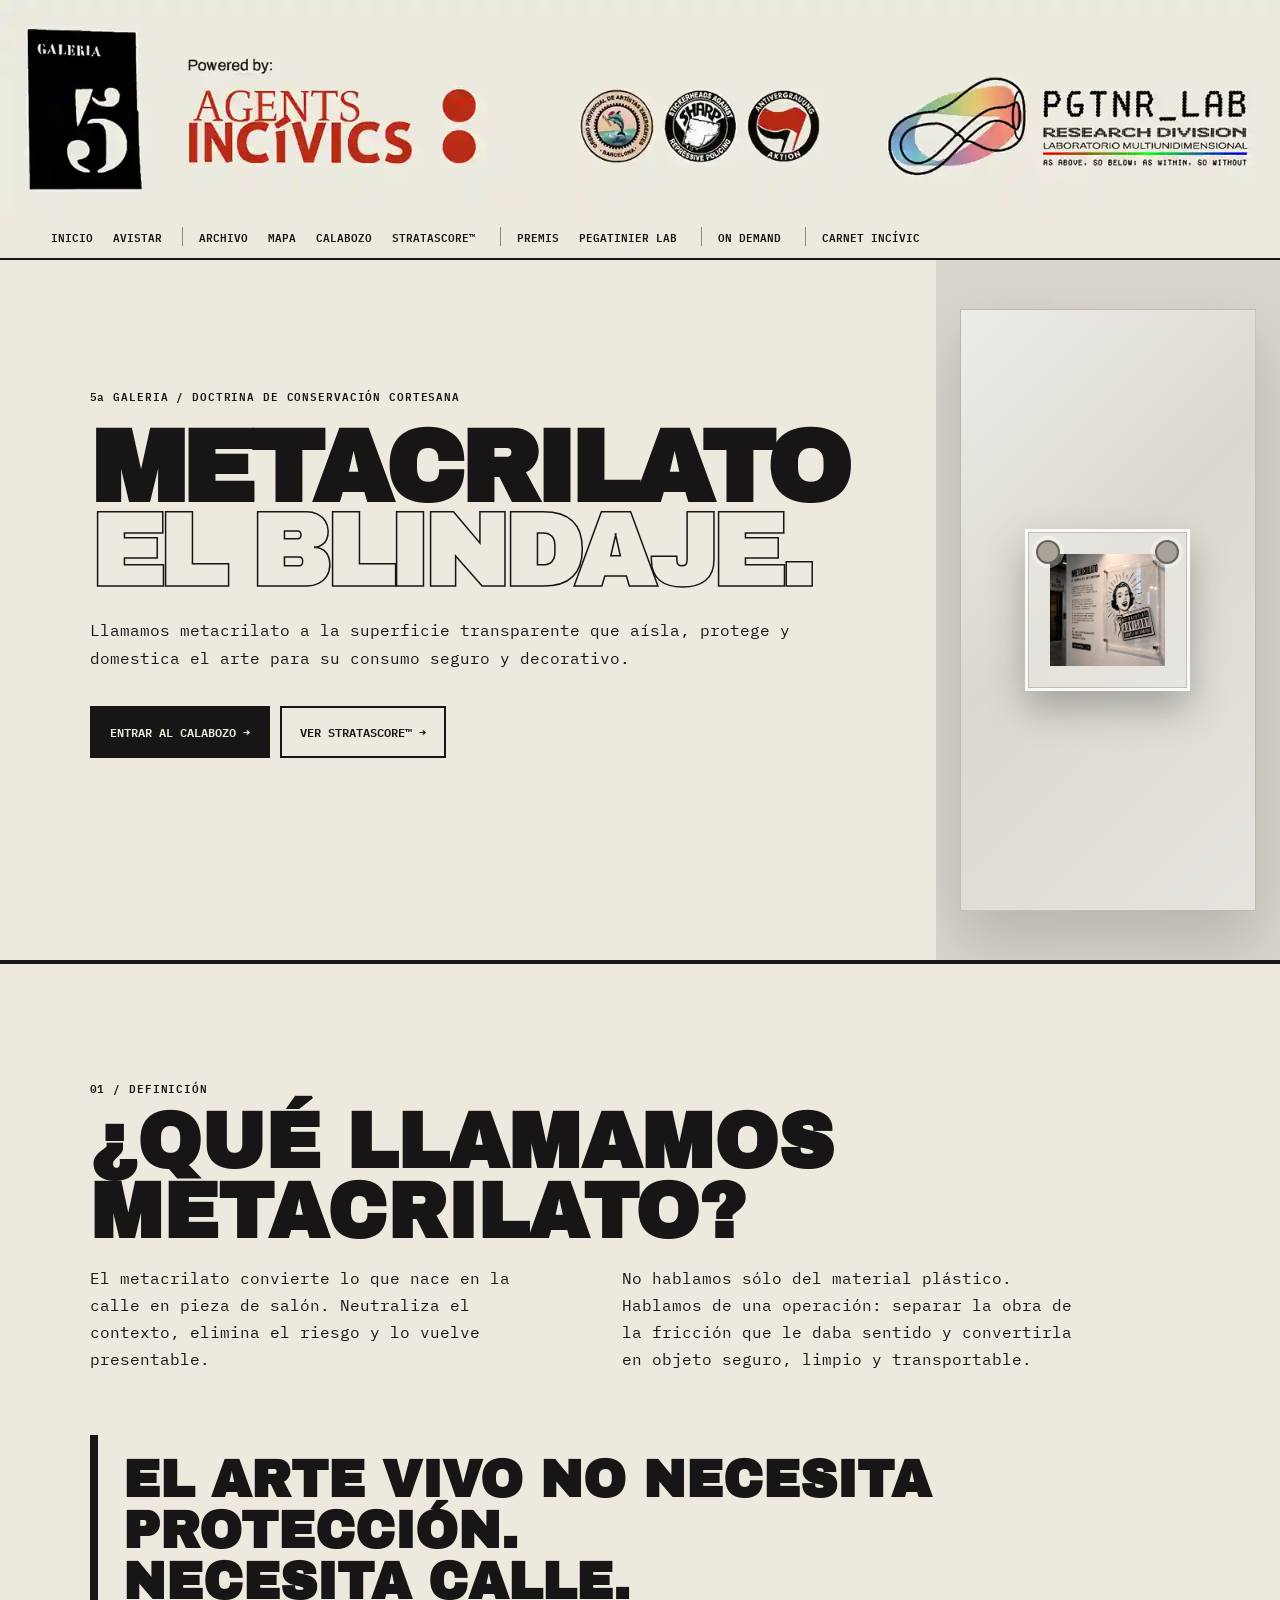
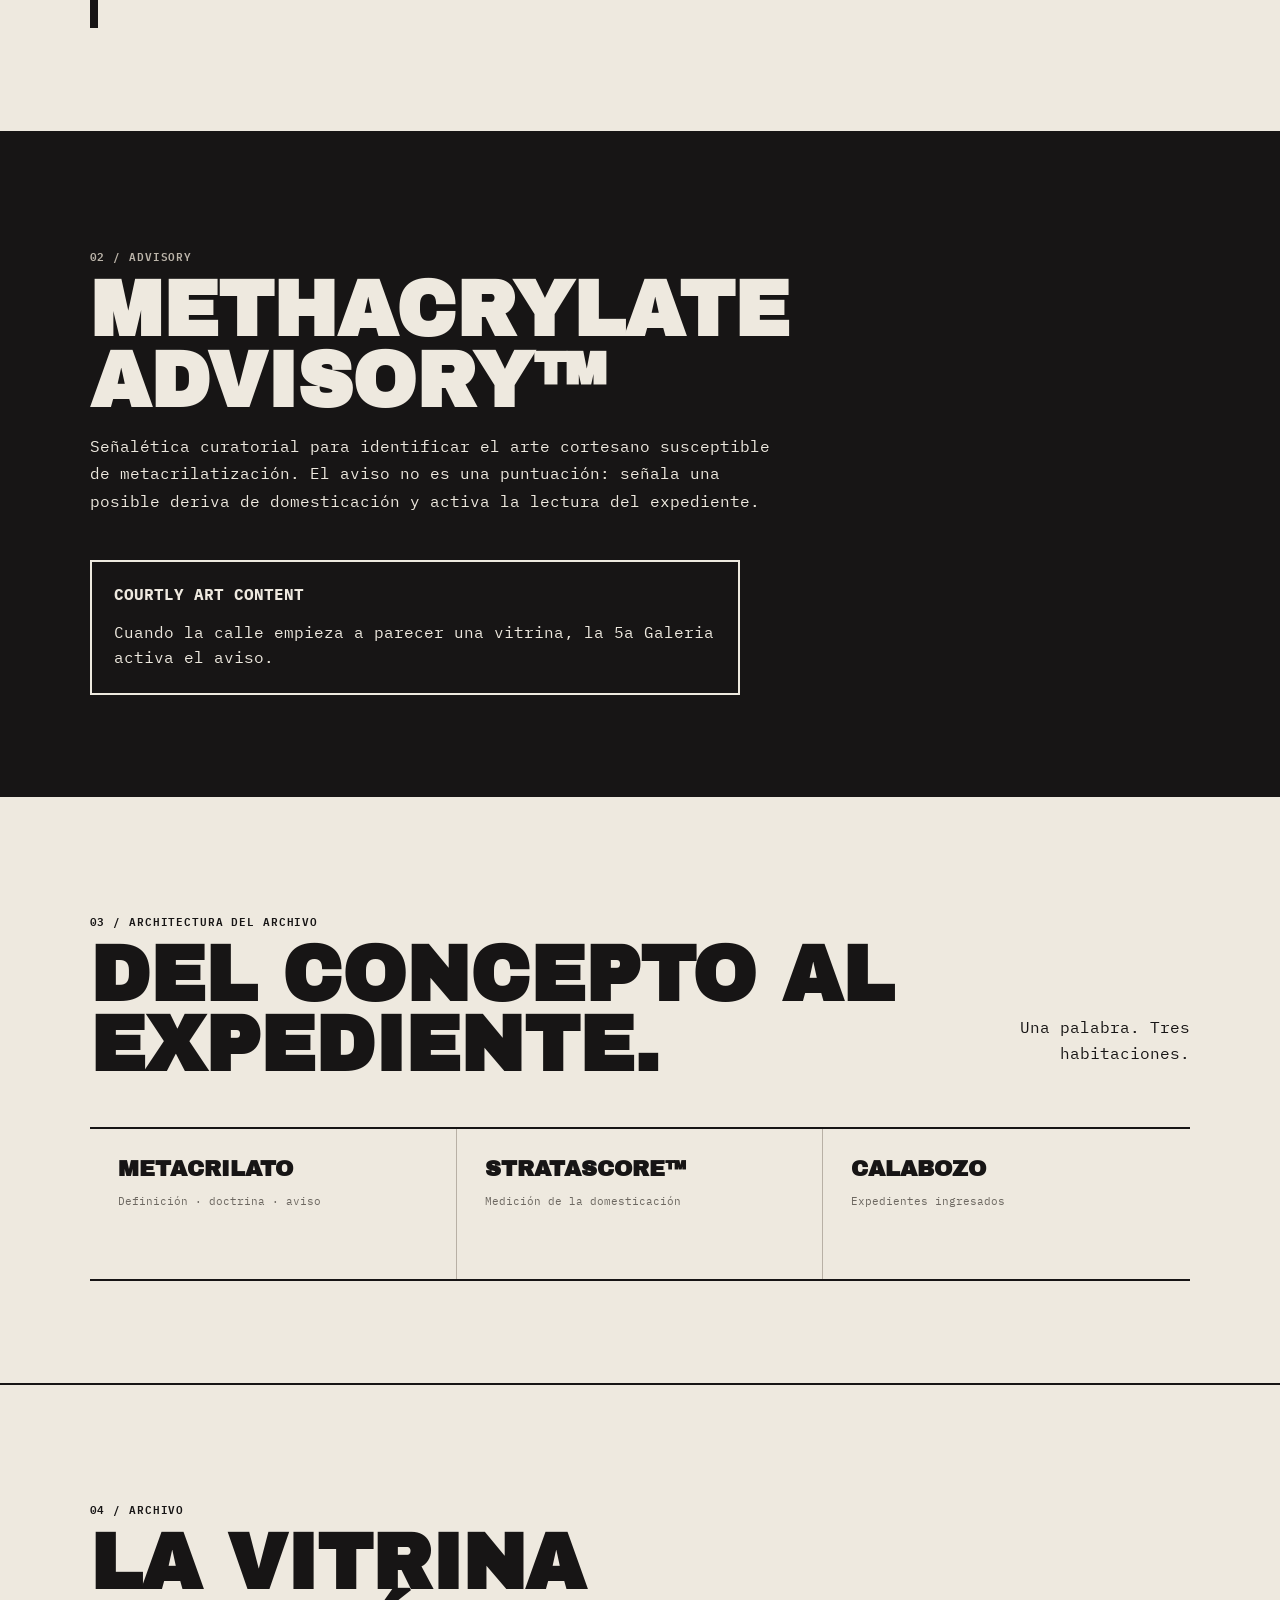
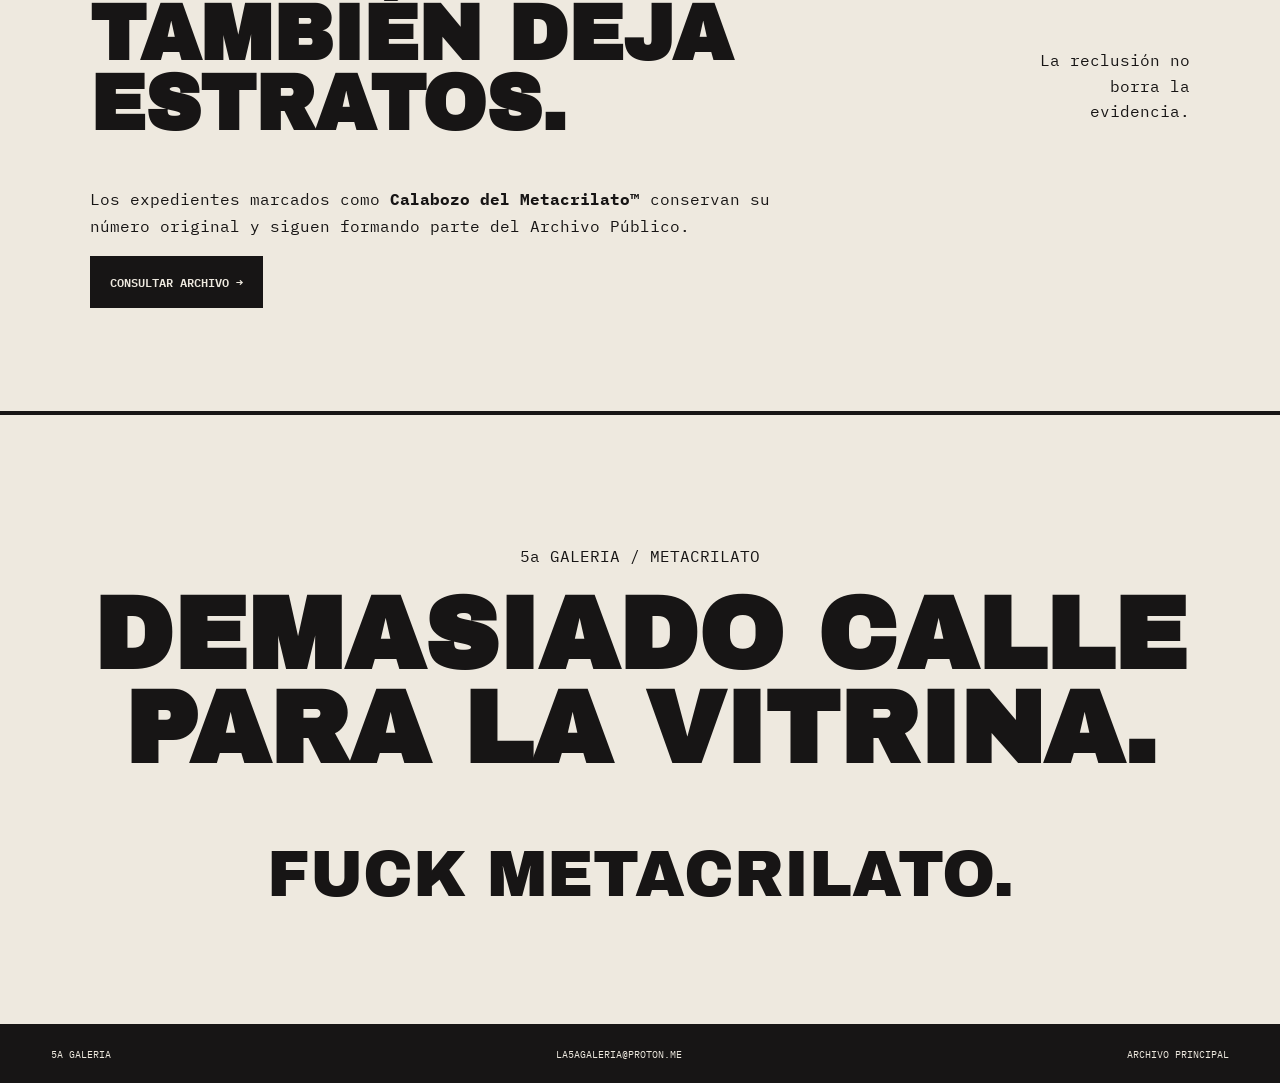
<file: metacrilato.html>
<!doctype html>
<html lang="es"><head><meta charset="utf-8"><meta name="viewport" content="width=device-width,initial-scale=1">
<title>Metacrilato — 5a Galeria</title>
<meta name="description" content="Metacrilato: el blindaje del arte cortesano. Definición y archivo conceptual de la 5a Galeria.">
<link rel="stylesheet" href="styles.css"><link rel="stylesheet" href="header.css?v=5"></head>
<body>
<header class="site-header"><div class="site-identity"><a class="brand" href="index.html" aria-label="5a Galeria"><img src="assets/logo-5a.png" alt="5a Galeria"></a><div class="powered-by" aria-label="5a Galeria · Powered by Agents Incívics · LPGTNR_LAB"><img src="assets/banner-5a-galeria-correcta.svg" alt="5a Galeria · Powered by Agents Incívics · LPGTNR_LAB"></div></div><nav><a href="index.html" data-nav="inicio">Inicio</a><a href="https://tally.so/r/kdqeNr" target="_blank" rel="noopener noreferrer" data-nav="avistar">Avistar</a><a href="archivo.html" data-nav="archivo">Archivo</a><a href="mapa.html" data-nav="mapa">Mapa</a><a href="calabozo.html" data-nav="calabozo">Calabozo</a><a href="stratascore.html" data-nav="stratascore">StrataScore™</a><a href="premis.html" data-nav="premis">Premis</a><a href="loreverso.html" data-nav="lab">Pegatinier Lab</a><a href="street-raw.html" data-nav="ondemand">On demand</a><a href="carnet.html" data-nav="carnet">Carnet Incívic</a></nav></header><script>(function(){const p=location.pathname.split('/').pop()||'index.html';const map={'index.html':'inicio','archivo.html':'archivo','calabozo.html':'calabozo','mapa.html':'mapa','stratascore.html':'stratascore','premis.html':'premis','loreverso.html':'lab','street-raw.html':'ondemand','carnet.html':'carnet'};const k=map[p];if(k){const a=document.querySelector('.site-header nav a[data-nav="'+k+'"]');if(a){a.classList.add('active');a.setAttribute('aria-current','page')}}})();</script>
<main>
<section class="methacrylate-page-hero">
<div class="methacrylate-page-copy"><p class="section-kicker">5a GALERIA / DOCTRINA DE CONSERVACIÓN CORTESANA</p><h1>METACRILATO<br><em>EL BLINDAJE.</em></h1><p class="lead">Llamamos metacrilato a la superficie transparente que aísla, protege y domestica el arte para su consumo seguro y decorativo.</p><div class="hero-actions"><a class="button button-dark" href="calabozo.html">ENTRAR AL CALABOZO →</a><a class="button button-light" href="stratascore.html">VER STRATASCORE™ →</a></div></div>
<div class="methacrylate-plaque"><div class="acrylic-mount"><img src="assets/Metacrilato.jpg?v=4" alt="Metacrilato — El blindaje del arte cortesano"></div></div>
</section>
<section class="section ruled"><p class="section-kicker">01 / DEFINICIÓN</p><h2>¿Qué llamamos metacrilato?</h2><div class="manifesto-grid"><p>El metacrilato convierte lo que nace en la calle en pieza de salón. Neutraliza el contexto, elimina el riesgo y lo vuelve presentable.</p><p>No hablamos sólo del material plástico. Hablamos de una operación: separar la obra de la fricción que le daba sentido y convertirla en objeto seguro, limpio y transportable.</p></div><div class="methacrylate-best-line"><strong>EL ARTE VIVO NO NECESITA PROTECCIÓN.<br>NECESITA CALLE.</strong></div></section>
<section class="section dark-section"><p class="section-kicker">02 / ADVISORY</p><h2>METHACRYLATE ADVISORY™</h2><p class="intro-dark">Señalética curatorial para identificar el arte cortesano susceptible de metacrilatización. El aviso no es una puntuación: señala una posible deriva de domesticación y activa la lectura del expediente.</p><div class="warning"><strong>COURTLY ART CONTENT</strong><p>Cuando la calle empieza a parecer una vitrina, la 5a Galeria activa el aviso.</p></div></section>
<section class="section"><div class="section-head"><div><p class="section-kicker">03 / ARCHITECTURA DEL ARCHIVO</p><h2>Del concepto al expediente.</h2></div><p>Una palabra. Tres habitaciones.</p></div><div class="methacrylate-route"><a href="metacrilato.html"><b>METACRILATO</b><span>Definición · doctrina · aviso</span></a><a href="stratascore.html"><b>STRATASCORE™</b><span>Medición de la domesticación</span></a><a href="calabozo.html"><b>CALABOZO</b><span>Expedientes ingresados</span></a></div></section>
<section class="section ruled"><div class="section-head"><div><p class="section-kicker">04 / ARCHIVO</p><h2>La vitrina también deja estratos.</h2></div><p>La reclusión no borra la evidencia.</p></div><p class="lead">Los expedientes marcados como <strong>Calabozo del Metacrilato™</strong> conservan su número original y siguen formando parte del Archivo Público.</p><a class="button button-dark" href="archivo.html">CONSULTAR ARCHIVO →</a></section>
<section class="closing ruled"><p>5a GALERIA / METACRILATO</p><h2>Demasiado calle<br>para la vitrina.</h2><p class="fuck">FUCK METACRILATO.</p></section>
</main><footer><div>5a GALERIA</div><div>La5agaleria@proton.me</div><div><a href="index.html">Archivo principal</a></div></footer>
</body></html>
</file>
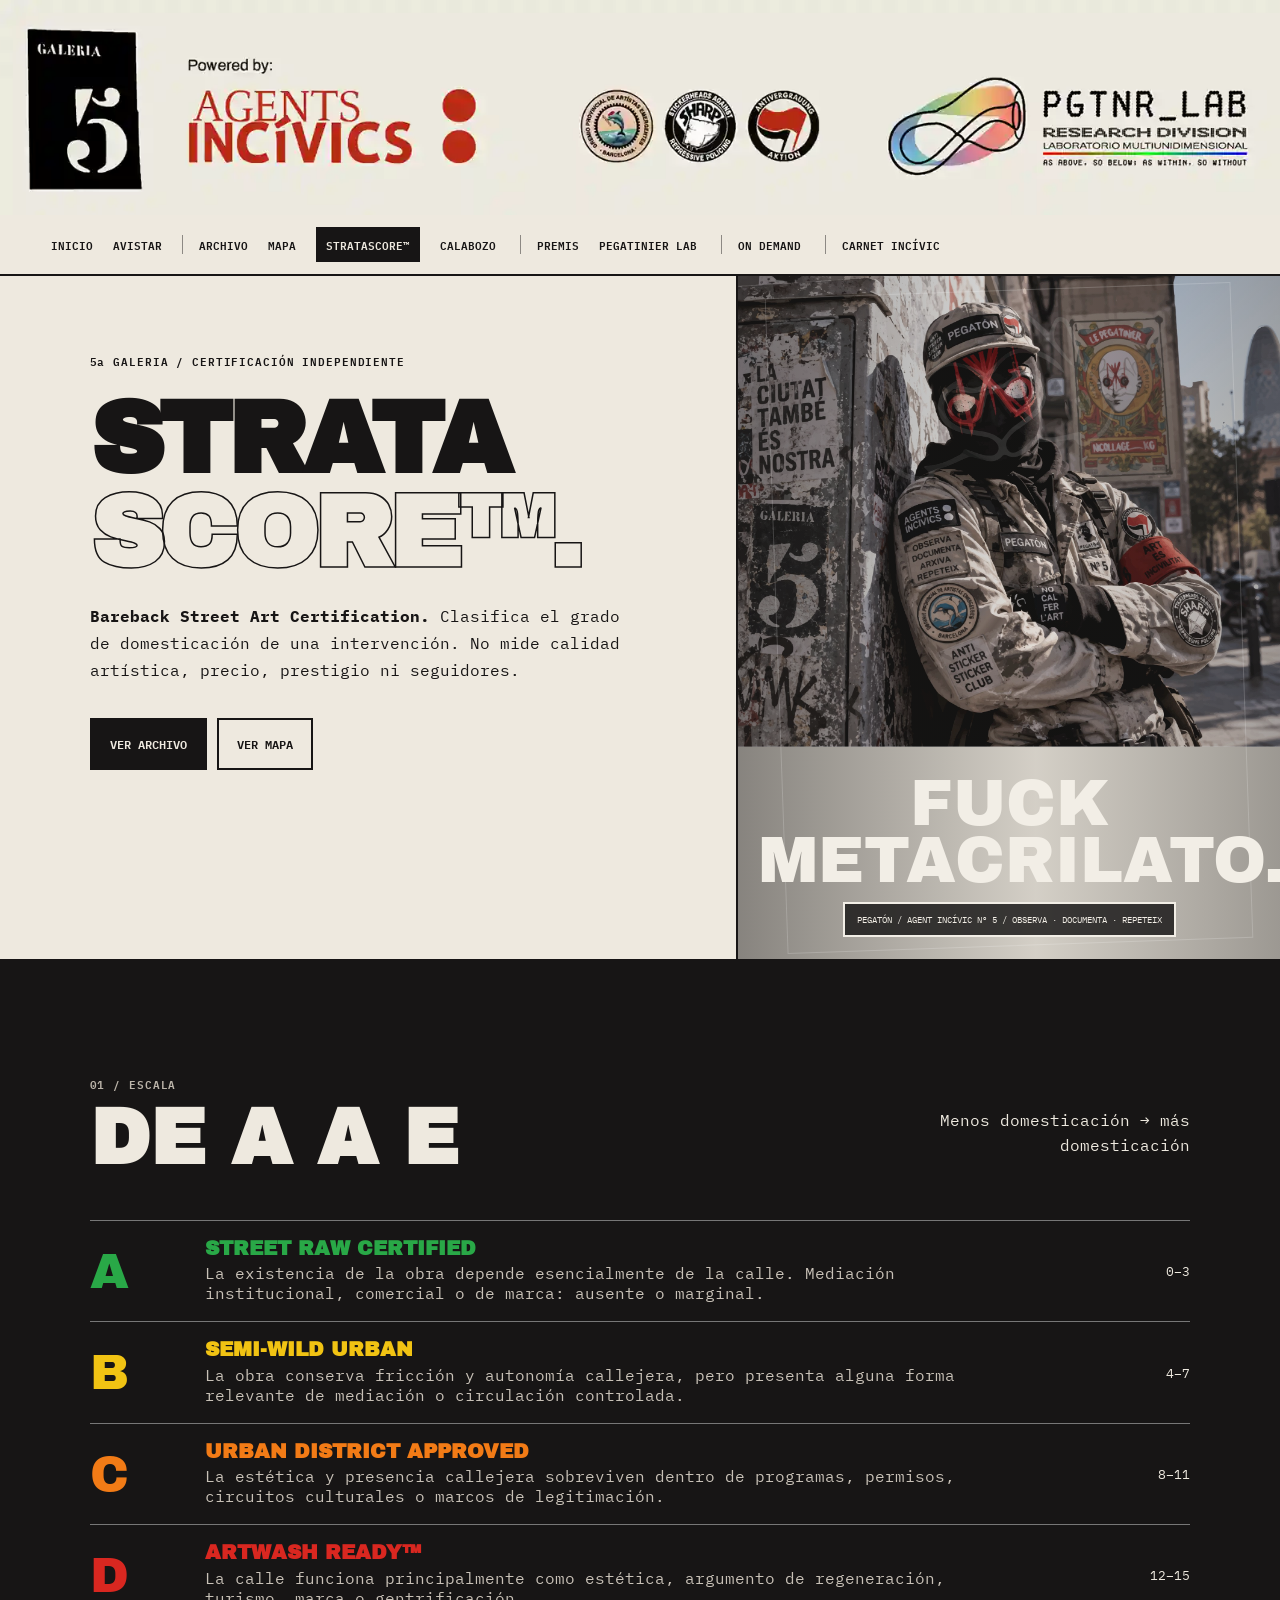
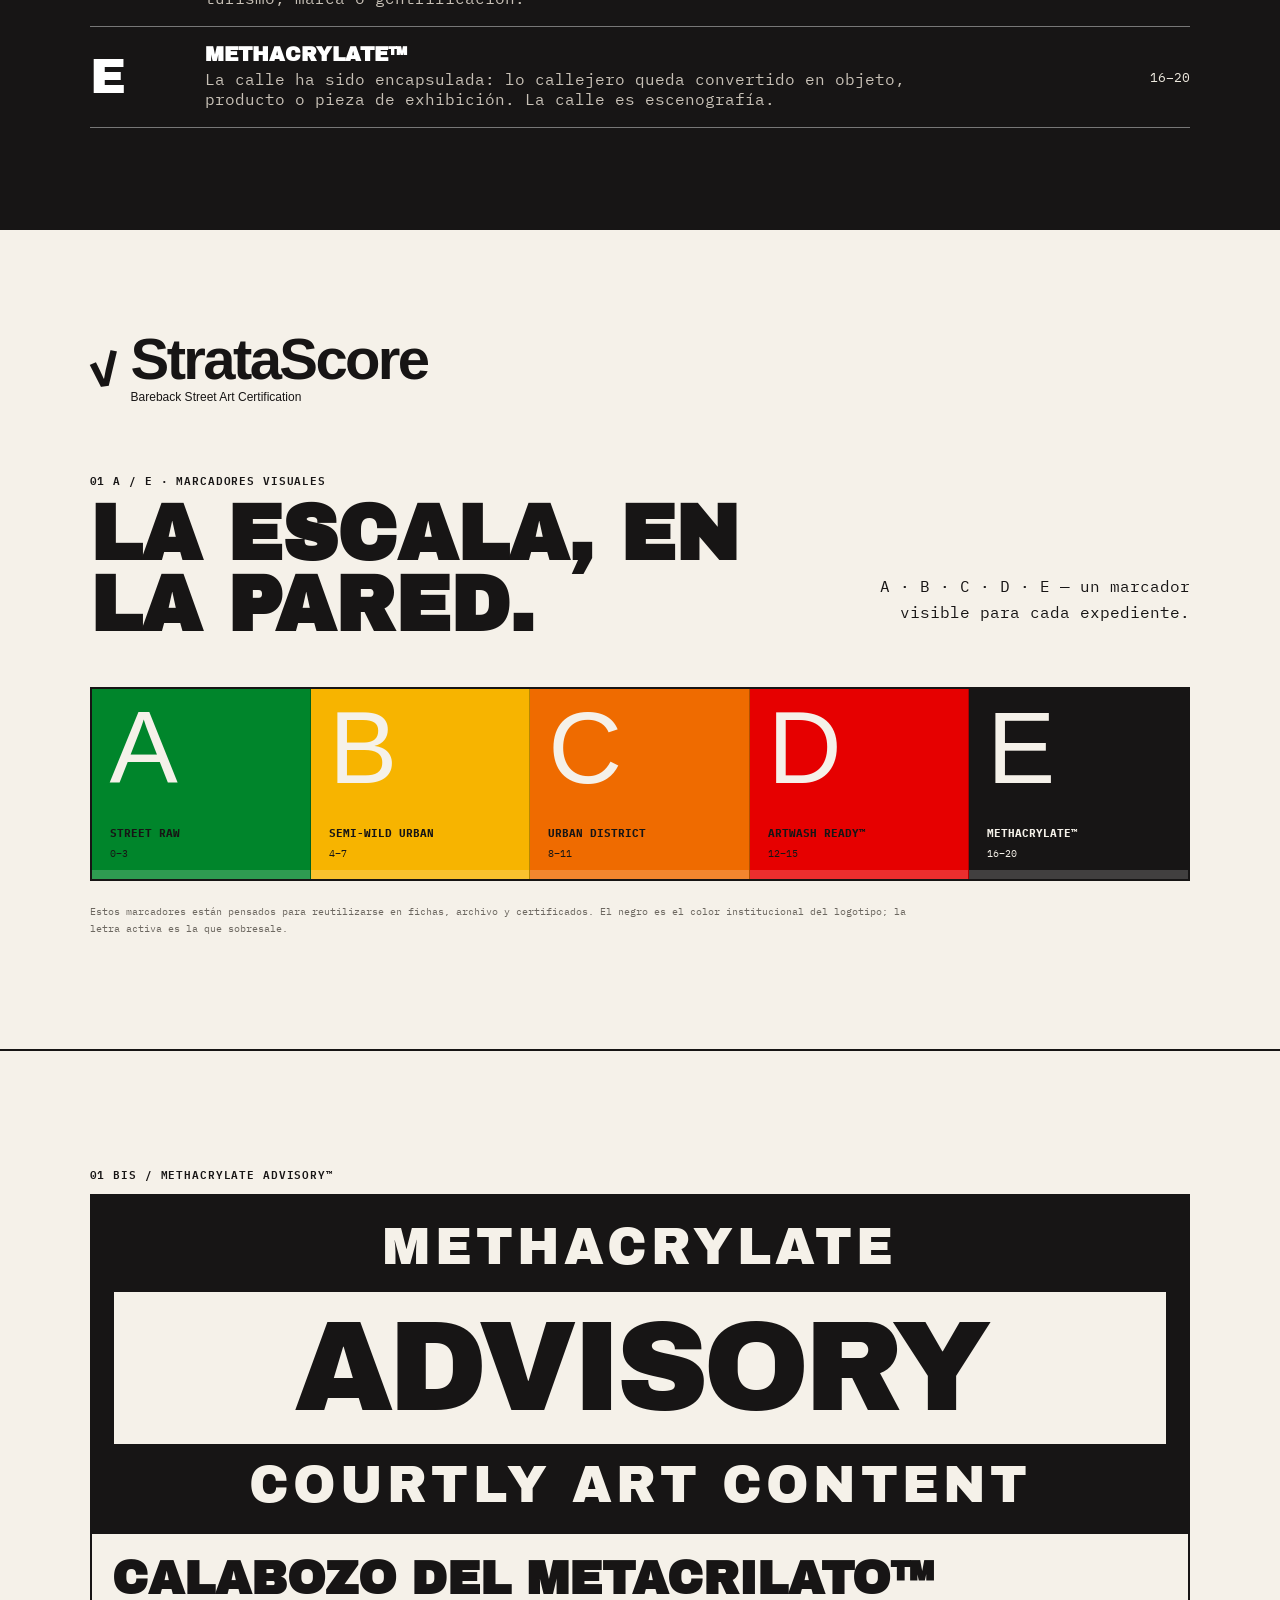
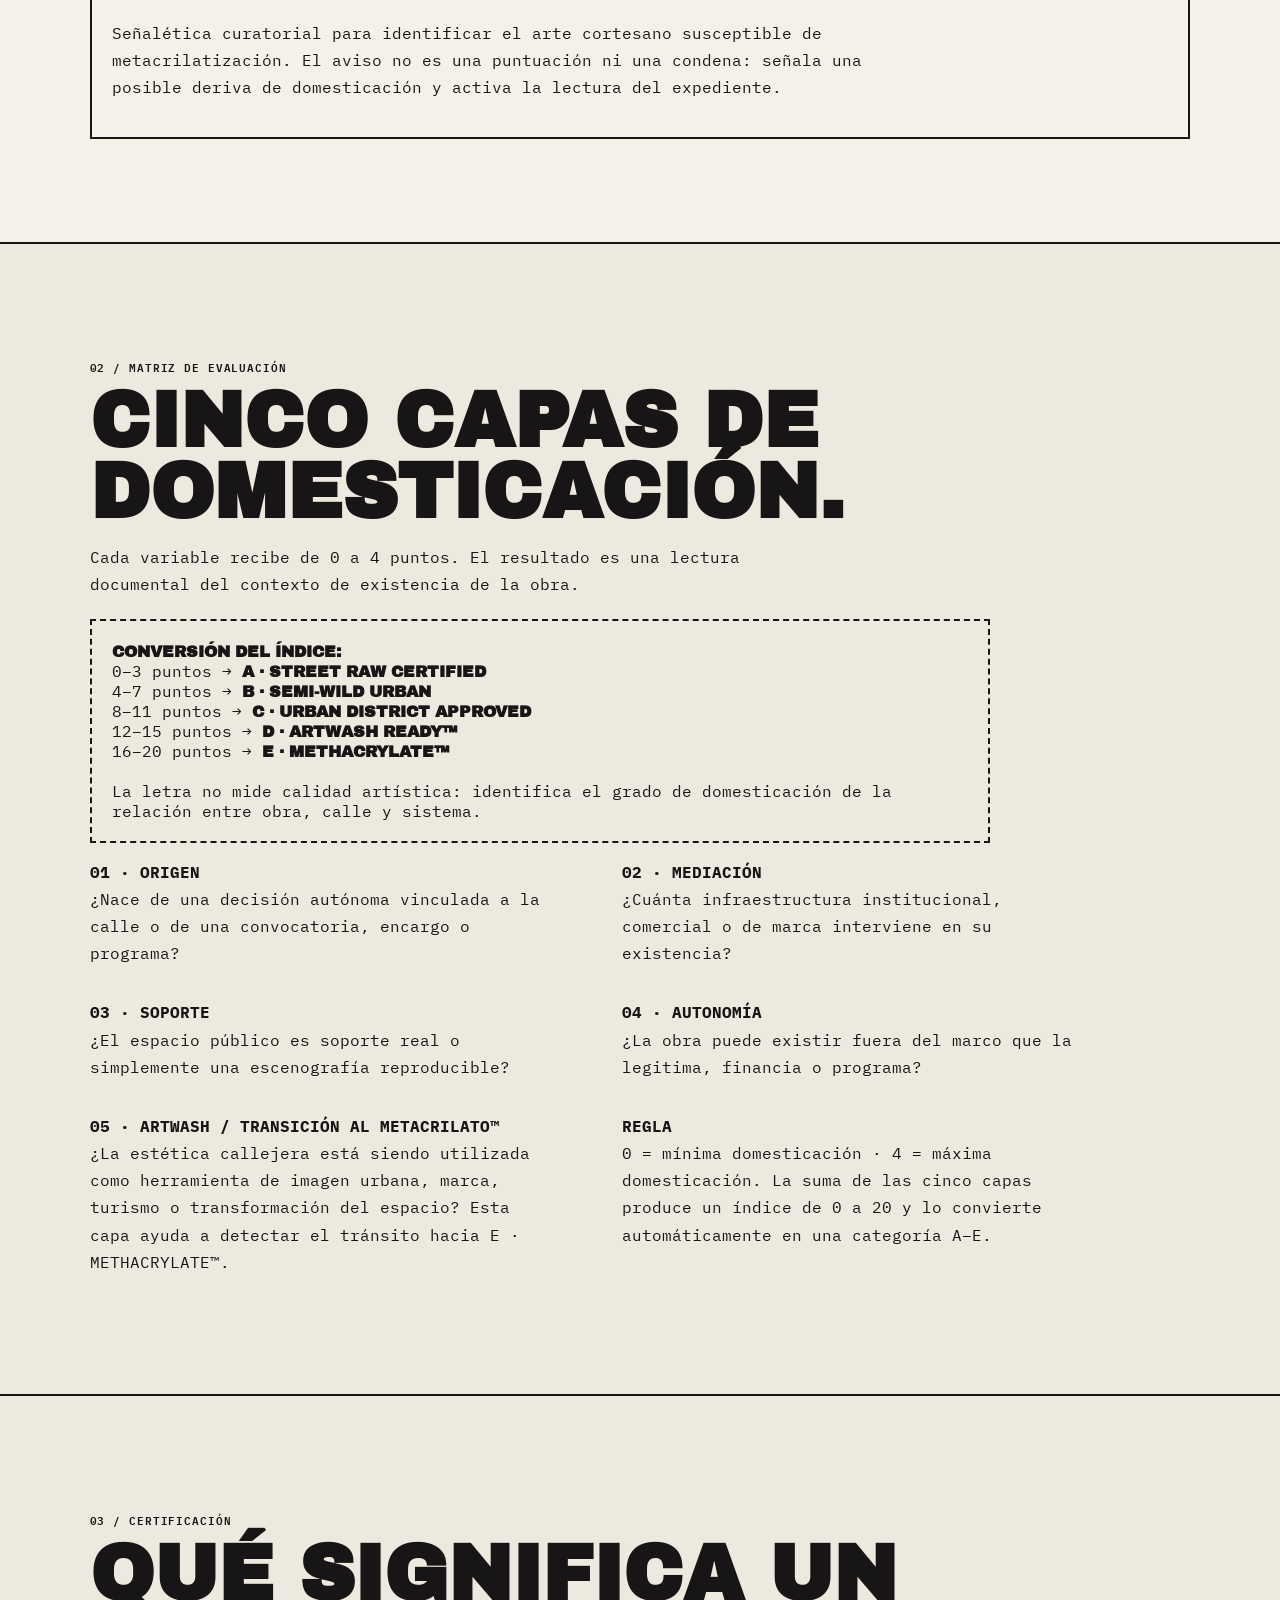
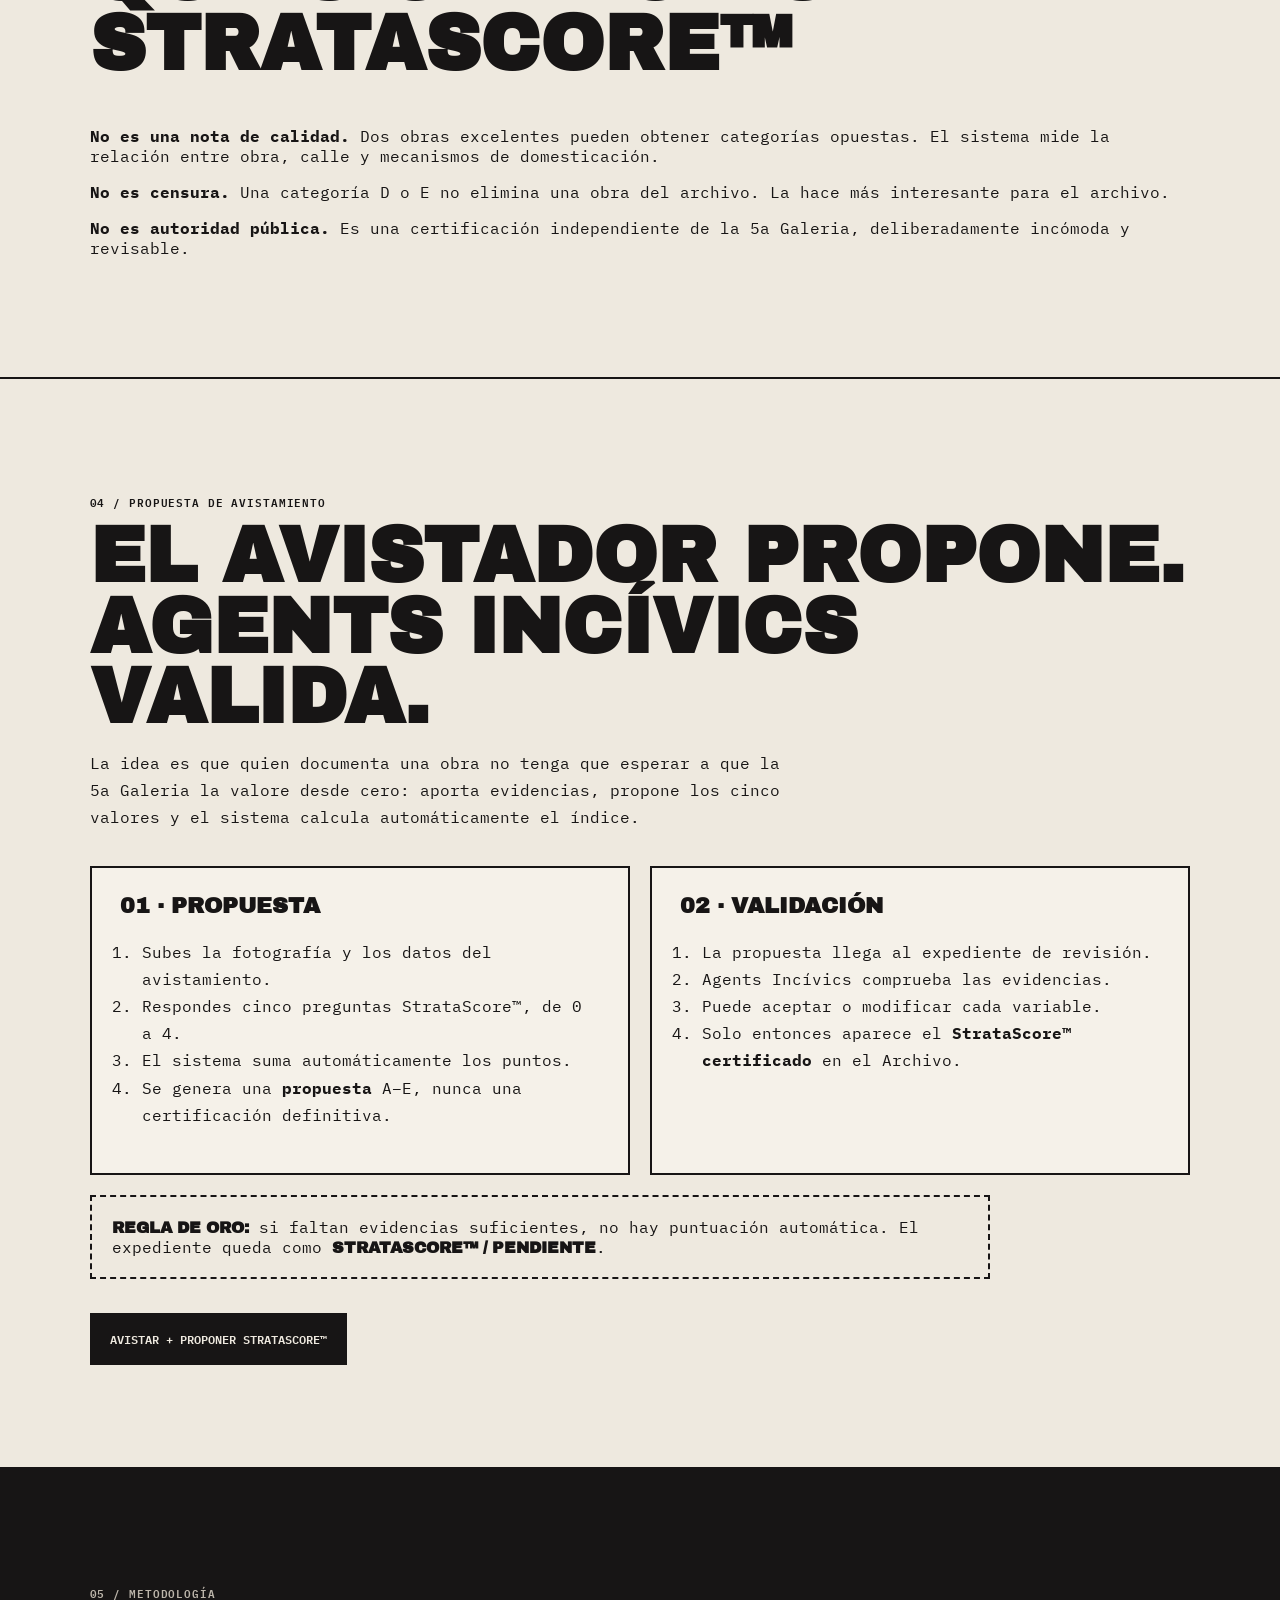
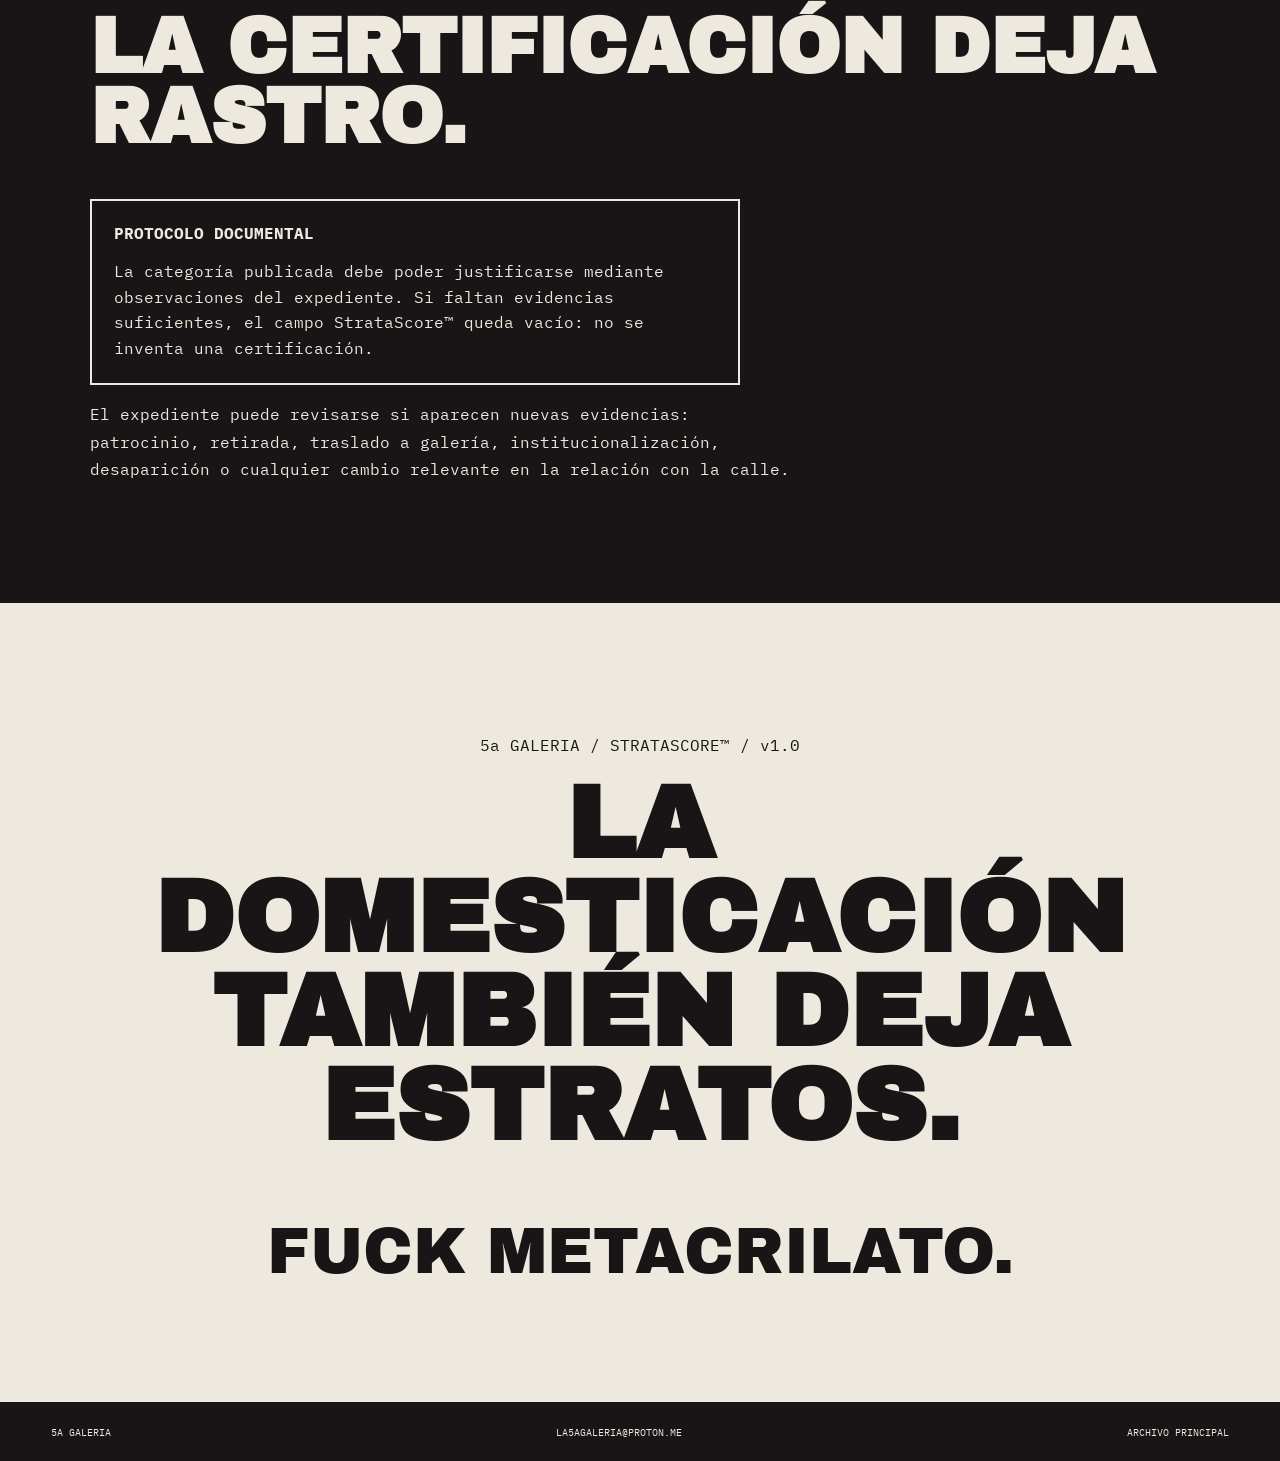
<file: stratascore.html>
<!doctype html><html lang="es"><head><meta charset="utf-8"><meta name="viewport" content="width=device-width,initial-scale=1"><title>StrataScore™ — 5a Galeria</title><meta name="description" content="StrataScore™ — Bareback Street Art Certification. Sistema de clasificación del grado de domesticación del arte callejero."><link rel="stylesheet" href="styles.css"><link rel="stylesheet" href="header.css?v=6"><style>
.hero.strata-hero{min-height:0!important;height:auto!important;align-items:start!important}
.hero.strata-hero .hero-mark{align-self:start!important;height:auto!important;min-height:0!important;overflow:visible!important;padding:0!important}
.hero.strata-hero .strata-photo{position:relative!important;inset:auto!important;display:block!important;width:100%!important;height:auto!important;max-width:none!important;max-height:none!important;object-fit:contain!important;object-position:center top!important;opacity:.92;filter:saturate(.9) contrast(1.08);z-index:0}
.hero-mark{align-self:start;height:auto;min-height:0}.strata-photo{position:relative;inset:auto;display:block;width:100%;height:auto;max-width:none;object-fit:contain;object-position:center top;opacity:.92;filter:saturate(.9) contrast(1.08);z-index:0}.hero.strata-hero .hero-mark>p.strata-slogan{position:relative;top:auto;left:auto;transform:none;width:100%;margin:0;padding:28px 20px 12px;box-sizing:border-box;text-align:center;z-index:3}.hero-mark:before{z-index:2;pointer-events:none}.hero-mark:after{content:"";position:absolute;inset:0;background:linear-gradient(90deg,rgba(23,21,21,.48),rgba(23,21,21,.12) 55%,rgba(23,21,21,.38));z-index:1;pointer-events:none}.hero.strata-hero .hero-mark>p.strata-slogan{position:relative;z-index:3}.strata-photo-caption{position:relative;left:auto;bottom:auto;z-index:3;display:block;margin:0 7% 22px;border:2px solid #f2eee6;padding:10px 12px;font-size:9px;text-transform:uppercase;background:rgba(23,21,21,.82);box-sizing:border-box}.proposal-grid{display:grid;grid-template-columns:1fr 1fr;gap:20px;margin-top:35px}.proposal-card{border:2px solid var(--ink);padding:28px;background:#f5f1e9}.proposal-card h3{font-size:22px;margin-top:0}.proposal-card p,.proposal-card li{line-height:1.7}.proposal-card ol{padding-left:22px}.proposal-note{margin-top:20px;border:2px dashed var(--ink);padding:20px;max-width:900px}.proposal-note strong{font-family:'Archivo Black',sans-serif}@media(max-width:800px){.proposal-grid{grid-template-columns:1fr}.strata-photo-caption{left:5%;right:5%}}
</style><style>
.stratascore-visual{background:#f5f1e9;border-bottom:2px solid var(--ink)}
.stratascore-brand-lockup{display:flex;align-items:center;gap:12px;margin-bottom:55px;color:#171515}
.stratascore-check{font-size:48px;line-height:.7;font-weight:800;transform:rotate(-8deg)}
.stratascore-wordmark{font:700 clamp(34px,5vw,58px)/.9 Arial,sans-serif;letter-spacing:-.045em}
.stratascore-sub{font:12px/1.2 Arial,sans-serif;margin-top:5px}
.stratascore-scale{display:grid;grid-template-columns:repeat(5,1fr);gap:0;border:2px solid var(--ink);margin-top:40px}
.strata-card{min-height:190px;display:flex;flex-direction:column;justify-content:space-between;padding:18px;border-right:1px solid rgba(0,0,0,.25);position:relative}
.strata-card:last-child{border-right:0}
.strata-label{font:400 clamp(64px,8vw,110px)/.8 Arial,sans-serif;color:#f5f1e9;align-self:flex-start}
.strata-card strong{display:block;font:700 11px/1.2 'IBM Plex Mono',monospace}
.strata-card span{display:block;font:10px/1.4 'IBM Plex Mono',monospace;margin-top:6px}
.strata-a{background:#00852b}.strata-b{background:#f7b400}.strata-c{background:#ef6b00}.strata-d{background:#e60000}.strata-e{background:#171515;color:#f5f1e9}
.strata-card:after{content:"";position:absolute;left:0;right:0;bottom:0;height:9px;background:rgba(255,255,255,.18)}
.stratascore-visual-note{max-width:850px;margin-top:22px;font-size:10px;line-height:1.7;color:var(--muted)}
@media(max-width:800px){.stratascore-scale{grid-template-columns:1fr}.strata-card{min-height:135px;border-right:0;border-bottom:1px solid rgba(0,0,0,.25);flex-direction:row;align-items:center;gap:20px}.strata-card:last-child{border-bottom:0}.strata-label{font-size:72px}.stratascore-brand-lockup{margin-bottom:35px}}
</style><link rel="canonical" href="https://lepegatinier.github.io/5aGaleria/stratascore.html"><meta property="og:type" content="website"><meta property="og:title" content="StrataScore™ — 5a Galeria"><meta property="og:description" content="StrataScore™ — Bareback Street Art Certification. Sistema de clasificación del grado de domesticación del arte callejero."><meta property="og:url" content="https://lepegatinier.github.io/5aGaleria/stratascore.html"><meta property="og:image" content="https://lepegatinier.github.io/5aGaleria/assets/logo-5a.png"><meta name="twitter:card" content="summary_large_image"><meta property="og:site_name" content="5a Galeria"><meta name="twitter:title" content="StrataScore™ — 5a Galeria"><meta name="twitter:description" content="Sistema de clasificación del grado de domesticación del arte callejero."></head><body><header class="site-header"><div class="site-identity"><a class="brand" href="index.html" aria-label="5a Galeria"><img src="assets/logo-5a.png" alt="5a Galeria"></a><div class="powered-by" aria-label="5a Galeria · Powered by Agents Incívics · LPGTNR_LAB"><img src="assets/banner-5a-galeria-correcta.svg" alt="5a Galeria · Powered by Agents Incívics · LPGTNR_LAB"></div></div><nav><a href="index.html" data-nav="inicio">Inicio</a><a href="https://tally.so/r/kdqeNr" target="_blank" rel="noopener noreferrer" data-nav="avistar">Avistar</a><a href="archivo.html" data-nav="archivo">Archivo</a><a href="mapa.html" data-nav="mapa">Mapa</a><a href="stratascore.html" data-nav="stratascore">StrataScore™</a><a href="calabozo.html" data-nav="calabozo">Calabozo</a><a href="premis.html" data-nav="premis">Premis</a><a href="loreverso.html" data-nav="lab">Pegatinier Lab</a><a href="street-raw.html" data-nav="ondemand">On demand</a><a href="carnet.html" data-nav="carnet">Carnet Incívic</a></nav></header><script>(function(){const p=location.pathname.split('/').pop()||'index.html';const map={'index.html':'inicio','archivo.html':'archivo','calabozo.html':'calabozo','mapa.html':'mapa','stratascore.html':'stratascore','premis.html':'premis','loreverso.html':'lab','street-raw.html':'ondemand','carnet.html':'carnet'};const k=map[p];if(k){const a=document.querySelector('.site-header nav a[data-nav="'+k+'"]');if(a){a.classList.add('active');a.setAttribute('aria-current','page')}}})();</script><main>
<section class="hero strata-hero"><div class="hero-copy"><p class="eyebrow">5a GALERIA / CERTIFICACIÓN INDEPENDIENTE</p><h1>STRATA<br><em>SCORE™.</em></h1><p class="lead"><strong>Bareback Street Art Certification.</strong> Clasifica el grado de domesticación de una intervención. No mide calidad artística, precio, prestigio ni seguidores.</p><div class="hero-actions"><a class="button button-dark" href="archivo.html">Ver archivo</a><a class="button button-light" href="mapa.html">Ver mapa</a></div></div><div class="hero-mark"><img class="strata-photo" src="assets/pegaton-stratascore.jpg" alt="Pegatón, Agent Incívic Nº 5, documentando arte callejero"><div class="stamp">STRATASCORE™<br>5a / CERT<br><span>v1.0</span></div><p class="strata-slogan">FUCK<br>METACRILATO.</p><div class="strata-photo-caption">PEGATÓN / AGENT INCÍVIC Nº 5 / OBSERVA · DOCUMENTA · REPETEIX</div></div></section>
<section class="section dark-section"><div class="section-head"><div><p class="section-kicker">01 / ESCALA</p><h2>De A a E</h2></div><p>Menos domesticación → más domesticación</p></div><div class="score-list"><div class="score-row a"><span>A</span><div><h3>STREET RAW CERTIFIED</h3><p>La existencia de la obra depende esencialmente de la calle. Mediación institucional, comercial o de marca: ausente o marginal.</p></div><small>0–3</small></div><div class="score-row b"><span>B</span><div><h3>SEMI-WILD URBAN</h3><p>La obra conserva fricción y autonomía callejera, pero presenta alguna forma relevante de mediación o circulación controlada.</p></div><small>4–7</small></div><div class="score-row c"><span>C</span><div><h3>URBAN DISTRICT APPROVED</h3><p>La estética y presencia callejera sobreviven dentro de programas, permisos, circuitos culturales o marcos de legitimación.</p></div><small>8–11</small></div><div class="score-row d"><span>D</span><div><h3>ARTWASH READY™</h3><p>La calle funciona principalmente como estética, argumento de regeneración, turismo, marca o gentrificación.</p></div><small>12–15</small></div><div class="score-row e"><span>E</span><div><h3>METHACRYLATE™</h3><p>La calle ha sido encapsulada: lo callejero queda convertido en objeto, producto o pieza de exhibición. La calle es escenografía.</p></div><small>16–20</small></div></div></section>
<section class="section stratascore-visual" aria-labelledby="stratascore-visual-title">
  <div class="stratascore-brand-lockup">
    <div class="stratascore-check" aria-hidden="true">✓</div>
    <div><div class="stratascore-wordmark">StrataScore</div><div class="stratascore-sub">Bareback Street Art Certification</div></div>
  </div>
  <div class="section-head"><div><p class="section-kicker">01 A / E · MARCADORES VISUALES</p><h2 id="stratascore-visual-title">La escala, en la pared.</h2></div><p>A · B · C · D · E — un marcador visible para cada expediente.</p></div>
  <div class="stratascore-scale">
    <article class="strata-card strata-a"><div class="strata-label">A</div><div><strong>STREET RAW</strong><span>0–3</span></div></article>
    <article class="strata-card strata-b"><div class="strata-label">B</div><div><strong>SEMI-WILD URBAN</strong><span>4–7</span></div></article>
    <article class="strata-card strata-c"><div class="strata-label">C</div><div><strong>URBAN DISTRICT</strong><span>8–11</span></div></article>
    <article class="strata-card strata-d"><div class="strata-label">D</div><div><strong>ARTWASH READY™</strong><span>12–15</span></div></article>
    <article class="strata-card strata-e"><div class="strata-label">E</div><div><strong>METHACRYLATE™</strong><span>16–20</span></div></article>
  </div>
  <p class="stratascore-visual-note">Estos marcadores están pensados para reutilizarse en fichas, archivo y certificados. El negro es el color institucional del logotipo; la letra activa es la que sobresale.</p>
</section>
<section class="section methacrylate-poster" aria-labelledby="methacrylate-title"><p class="section-kicker">01 BIS / METHACRYLATE ADVISORY™</p><div class="methacrylate-poster-frame"><div class="methacrylate-poster-top">METHACRYLATE</div><div class="methacrylate-poster-main" id="methacrylate-title">ADVISORY</div><div class="methacrylate-poster-bottom">COURTLY ART CONTENT</div></div><div class="methacrylate-caption"><strong>CALABOZO DEL METACRILATO™</strong><p>Señalética curatorial para identificar el arte cortesano susceptible de metacrilatización. El aviso no es una puntuación ni una condena: señala una posible deriva de domesticación y activa la lectura del expediente.</p></div></section>
<section class="section ruled"><p class="section-kicker">02 / MATRIZ DE EVALUACIÓN</p><h2>Cinco capas de domesticación.</h2><p class="lead">Cada variable recibe de 0 a 4 puntos. El resultado es una lectura documental del contexto de existencia de la obra.</p><div class="proposal-note"><strong>CONVERSIÓN DEL ÍNDICE:</strong><br>0–3 puntos → <strong>A · STREET RAW CERTIFIED</strong><br>4–7 puntos → <strong>B · SEMI-WILD URBAN</strong><br>8–11 puntos → <strong>C · URBAN DISTRICT APPROVED</strong><br>12–15 puntos → <strong>D · ARTWASH READY™</strong><br>16–20 puntos → <strong>E · METHACRYLATE™</strong><br><br>La letra no mide calidad artística: identifica el grado de domesticación de la relación entre obra, calle y sistema.</div><div class="manifesto-grid"><p><strong>01 · ORIGEN</strong><br>¿Nace de una decisión autónoma vinculada a la calle o de una convocatoria, encargo o programa?</p><p><strong>02 · MEDIACIÓN</strong><br>¿Cuánta infraestructura institucional, comercial o de marca interviene en su existencia?</p></div><div class="manifesto-grid"><p><strong>03 · SOPORTE</strong><br>¿El espacio público es soporte real o simplemente una escenografía reproducible?</p><p><strong>04 · AUTONOMÍA</strong><br>¿La obra puede existir fuera del marco que la legitima, financia o programa?</p></div><div class="manifesto-grid"><p><strong>05 · ARTWASH / TRANSICIÓN AL METACRILATO™</strong><br>¿La estética callejera está siendo utilizada como herramienta de imagen urbana, marca, turismo o transformación del espacio? Esta capa ayuda a detectar el tránsito hacia E · METHACRYLATE™.</p><p><strong>REGLA</strong><br>0 = mínima domesticación · 4 = máxima domesticación. La suma de las cinco capas produce un índice de 0 a 20 y lo convierte automáticamente en una categoría A–E.</p></div></section>
<section class="section"><div class="section-head"><div><p class="section-kicker">03 / CERTIFICACIÓN</p><h2>Qué significa un StrataScore™</h2></div></div><div class="archive-cta"><p><strong>No es una nota de calidad.</strong> Dos obras excelentes pueden obtener categorías opuestas. El sistema mide la relación entre obra, calle y mecanismos de domesticación.</p><p><strong>No es censura.</strong> Una categoría D o E no elimina una obra del archivo. La hace más interesante para el archivo.</p><p><strong>No es autoridad pública.</strong> Es una certificación independiente de la 5a Galeria, deliberadamente incómoda y revisable.</p></div></section>
<section class="section ruled"><p class="section-kicker">04 / PROPUESTA DE AVISTAMIENTO</p><h2>El avistador propone.<br>Agents Incívics valida.</h2><p class="lead">La idea es que quien documenta una obra no tenga que esperar a que la 5a Galeria la valore desde cero: aporta evidencias, propone los cinco valores y el sistema calcula automáticamente el índice.</p><div class="proposal-grid"><div class="proposal-card"><h3>01 · PROPUESTA</h3><ol><li>Subes la fotografía y los datos del avistamiento.</li><li>Respondes cinco preguntas StrataScore™, de 0 a 4.</li><li>El sistema suma automáticamente los puntos.</li><li>Se genera una <strong>propuesta</strong> A–E, nunca una certificación definitiva.</li></ol></div><div class="proposal-card"><h3>02 · VALIDACIÓN</h3><ol><li>La propuesta llega al expediente de revisión.</li><li>Agents Incívics comprueba las evidencias.</li><li>Puede aceptar o modificar cada variable.</li><li>Solo entonces aparece el <strong>StrataScore™ certificado</strong> en el Archivo.</li></ol></div></div><div class="proposal-note"><strong>REGLA DE ORO:</strong> si faltan evidencias suficientes, no hay puntuación automática. El expediente queda como <strong>STRATASCORE™ / PENDIENTE</strong>.</div><div class="hero-actions"><a class="button button-dark" href="https://tally.so/r/kdqeNr" target="_blank" rel="noopener noreferrer">AVISTAR + PROPONER STRATASCORE™</a></div></section>
<section class="section dark-section"><div class="section-head"><div><p class="section-kicker">05 / METODOLOGÍA</p><h2>La certificación deja rastro.</h2></div></div><div class="warning"><strong>PROTOCOLO DOCUMENTAL</strong><p>La categoría publicada debe poder justificarse mediante observaciones del expediente. Si faltan evidencias suficientes, el campo StrataScore™ queda vacío: no se inventa una certificación.</p></div><p class="lead">El expediente puede revisarse si aparecen nuevas evidencias: patrocinio, retirada, traslado a galería, institucionalización, desaparición o cualquier cambio relevante en la relación con la calle.</p></section>
<section class="closing ruled"><p>5a GALERIA / STRATASCORE™ / v1.0</p><h2>La domesticación<br>también deja estratos.</h2><p class="fuck">FUCK METACRILATO.</p></section></main><footer><div>5a GALERIA</div><div>La5agaleria@proton.me</div><div><a href="index.html">Archivo principal</a></div></footer></body></html>
</file>
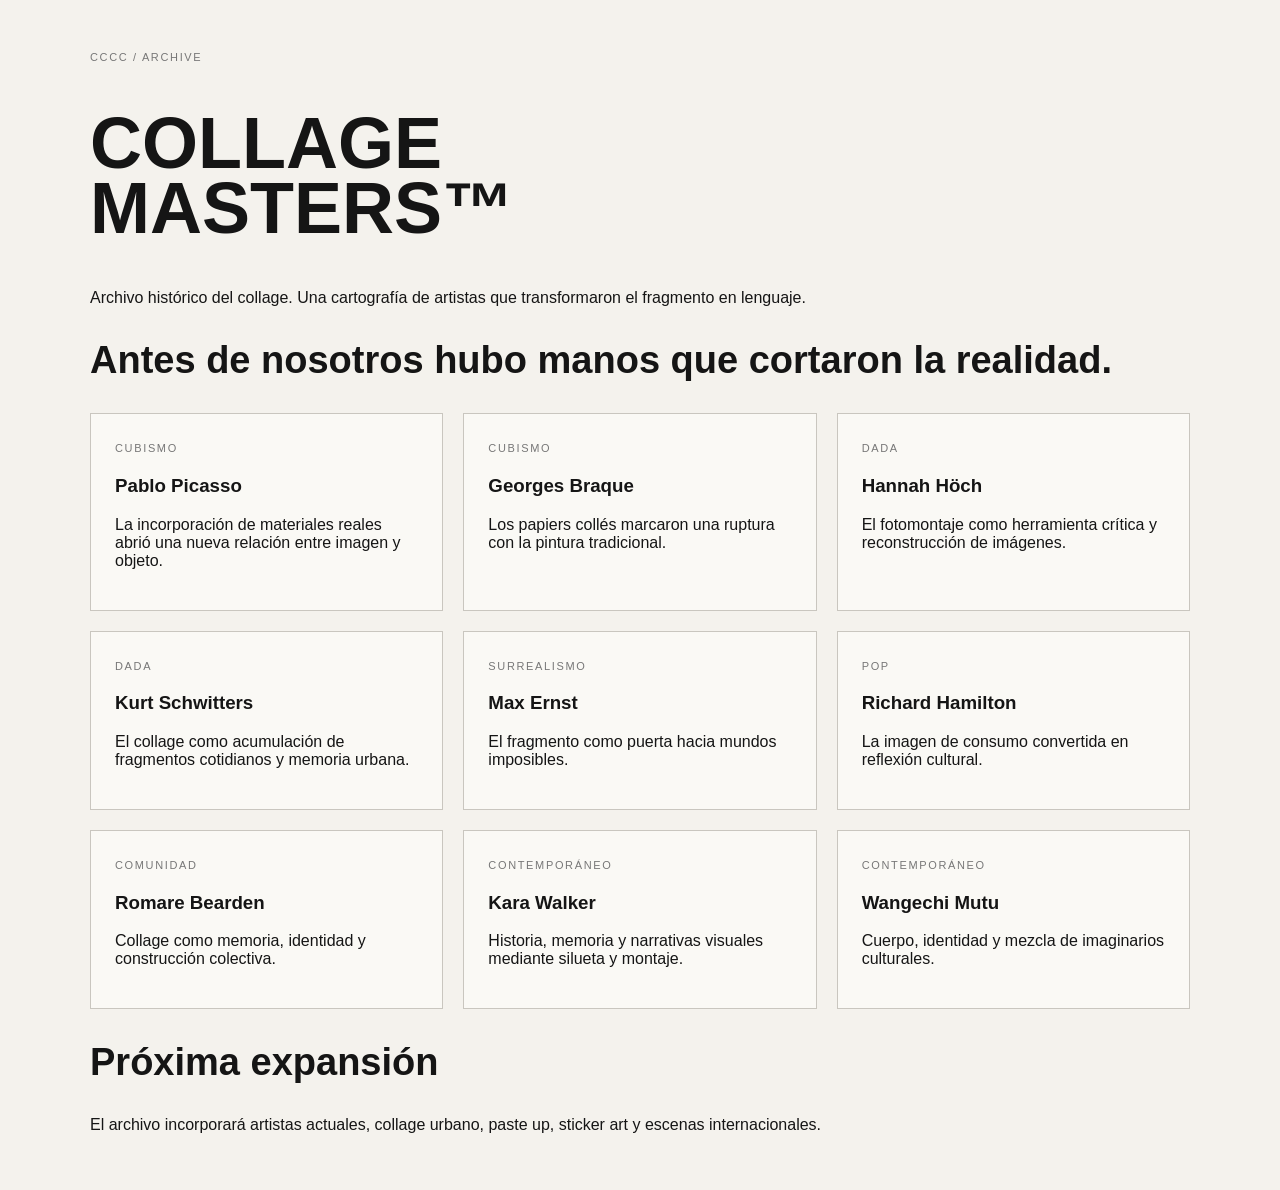
<file: CCCC/collage-masters.html>
<!doctype html>
<html lang="ca">
<head><meta charset="utf-8"><meta name="viewport" content="width=device-width,initial-scale=1"><title>Collage Masters — CCCC</title>
<style>body{margin:0;background:#f4f2ed;color:#151515;font-family:Arial,sans-serif}.wrap{max-width:1100px;margin:auto;padding:40px 24px}h1{font-size:72px;line-height:.9}h2{font-size:38px}.grid{display:grid;grid-template-columns:repeat(3,1fr);gap:20px}.card{border:1px solid #c9c6bf;padding:24px;background:#faf9f5}.tag{font-size:11px;letter-spacing:.15em;color:#777;text-transform:uppercase}@media(max-width:700px){h1{font-size:45px}.grid{grid-template-columns:1fr}}</style></head>
<body><div class="wrap">
<p class="tag">CCCC / ARCHIVE</p>
<h1>COLLAGE<br>MASTERS™</h1>
<p>Archivo histórico del collage. Una cartografía de artistas que transformaron el fragmento en lenguaje.</p>
<h2>Antes de nosotros hubo manos que cortaron la realidad.</h2>
<div class="grid">
<div class="card"><span class="tag">CUBISMO</span><h3>Pablo Picasso</h3><p>La incorporación de materiales reales abrió una nueva relación entre imagen y objeto.</p></div>
<div class="card"><span class="tag">CUBISMO</span><h3>Georges Braque</h3><p>Los papiers collés marcaron una ruptura con la pintura tradicional.</p></div>
<div class="card"><span class="tag">DADA</span><h3>Hannah Höch</h3><p>El fotomontaje como herramienta crítica y reconstrucción de imágenes.</p></div>
<div class="card"><span class="tag">DADA</span><h3>Kurt Schwitters</h3><p>El collage como acumulación de fragmentos cotidianos y memoria urbana.</p></div>
<div class="card"><span class="tag">SURREALISMO</span><h3>Max Ernst</h3><p>El fragmento como puerta hacia mundos imposibles.</p></div>
<div class="card"><span class="tag">POP</span><h3>Richard Hamilton</h3><p>La imagen de consumo convertida en reflexión cultural.</p></div>
<div class="card"><span class="tag">COMUNIDAD</span><h3>Romare Bearden</h3><p>Collage como memoria, identidad y construcción colectiva.</p></div>
<div class="card"><span class="tag">CONTEMPORÁNEO</span><h3>Kara Walker</h3><p>Historia, memoria y narrativas visuales mediante silueta y montaje.</p></div>
<div class="card"><span class="tag">CONTEMPORÁNEO</span><h3>Wangechi Mutu</h3><p>Cuerpo, identidad y mezcla de imaginarios culturales.</p></div>
</div>
<h2>Próxima expansión</h2><p>El archivo incorporará artistas actuales, collage urbano, paste up, sticker art y escenas internacionales.</p>
</div></body></html>
</file>
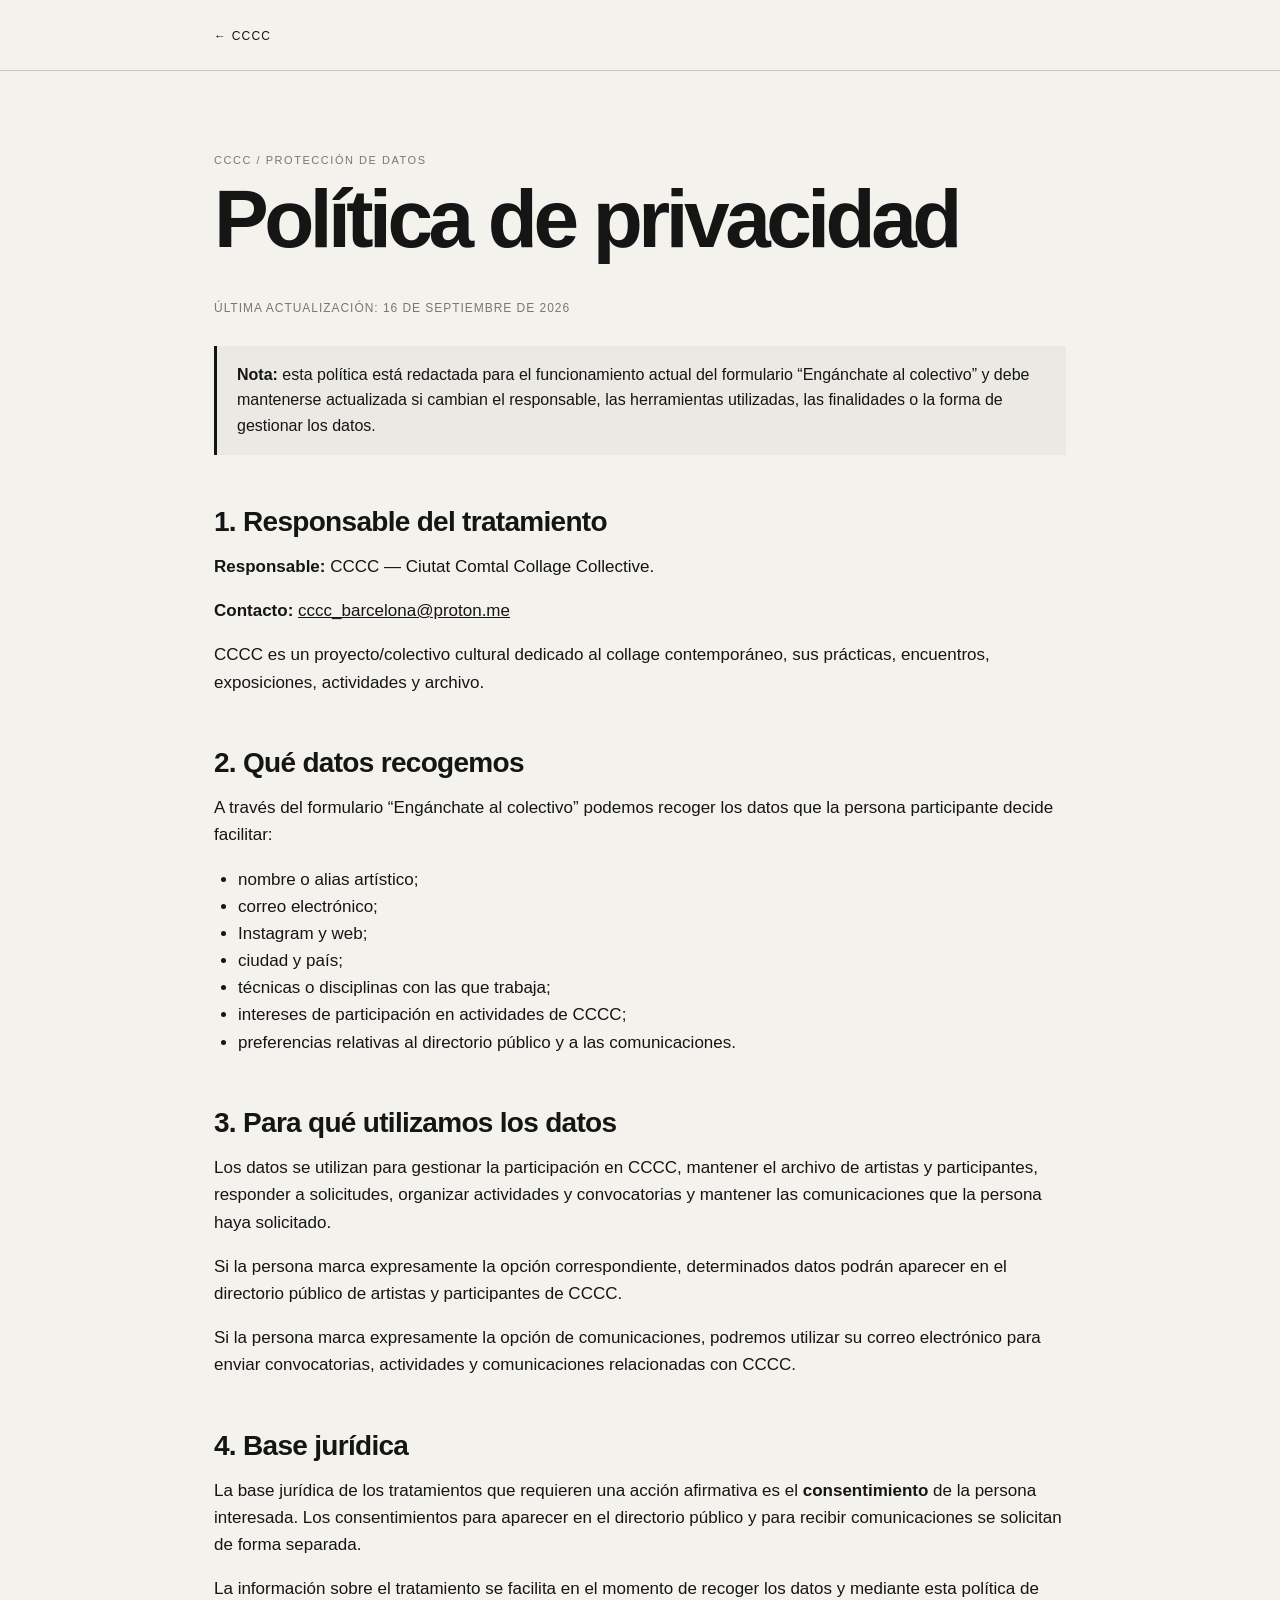
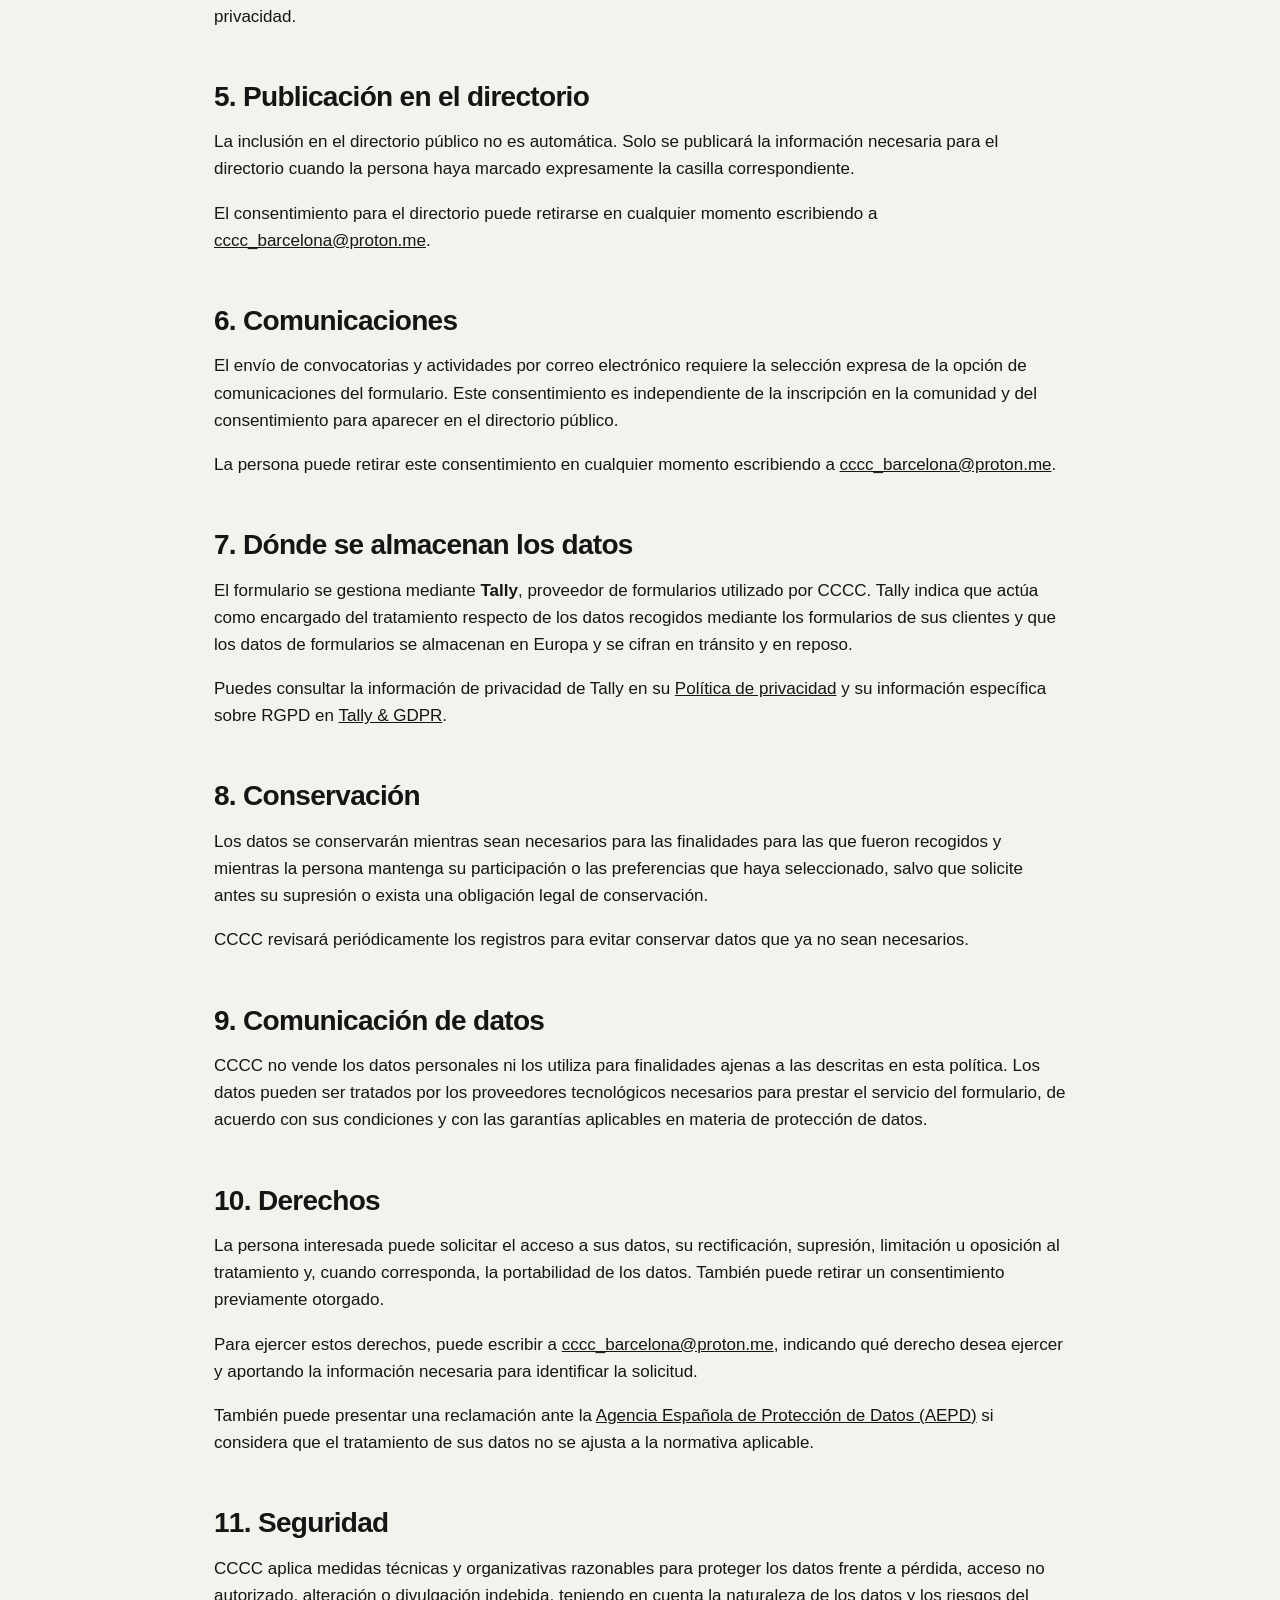
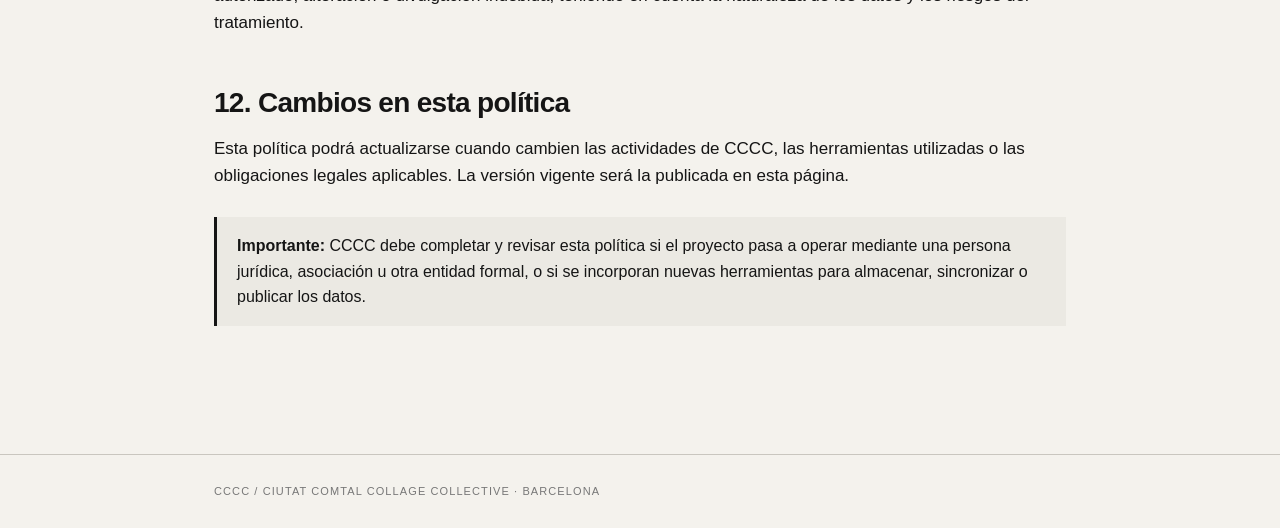
<file: CCCC/privacidad.html>
<!doctype html>
<html lang="es">
<head>
<meta charset="utf-8">
<meta name="viewport" content="width=device-width,initial-scale=1">
<meta name="description" content="Política de privacidad de CCCC — Ciutat Comtal Collage Collective.">
<title>Política de privacidad — CCCC</title>
<style>
:root{--paper:#f4f2ed;--ink:#151515;--muted:#777;--line:#c9c6bf;--max:900px}
*{box-sizing:border-box}
html{scroll-behavior:smooth}
body{margin:0;background:var(--paper);color:var(--ink);font-family:Arial,Helvetica,sans-serif;line-height:1.6}
.wrap{max-width:var(--max);margin:auto;padding:0 24px}
header{border-bottom:1px solid var(--line);padding:22px 0}
.back{color:var(--ink);text-decoration:none;font-size:12px;text-transform:uppercase;letter-spacing:.1em}
main{padding:70px 0 100px}
.eyebrow{font-size:11px;letter-spacing:.14em;text-transform:uppercase;color:var(--muted)}
h1{font-size:clamp(44px,7vw,82px);line-height:.92;letter-spacing:-.055em;margin:12px 0 42px;max-width:780px}
h2{font-size:28px;line-height:1.05;letter-spacing:-.025em;margin:52px 0 16px}
p,li{font-size:17px}
ul{padding-left:24px}
a{color:var(--ink)}
.note{border-left:3px solid var(--ink);padding:16px 20px;margin:28px 0;background:#ebe9e3}
.meta{font-size:12px;color:var(--muted);text-transform:uppercase;letter-spacing:.08em}
footer{border-top:1px solid var(--line);padding:28px 0;font-size:11px;text-transform:uppercase;letter-spacing:.1em;color:var(--muted)}
</style>
</head>
<body>
<header><div class="wrap"><a class="back" href="./index.html">← CCCC</a></div></header>
<main><div class="wrap">
<p class="eyebrow">CCCC / Protección de datos</p>
<h1>Política de privacidad</h1>
<p class="meta">Última actualización: 16 de septiembre de 2026</p>

<div class="note"><strong>Nota:</strong> esta política está redactada para el funcionamiento actual del formulario “Engánchate al colectivo” y debe mantenerse actualizada si cambian el responsable, las herramientas utilizadas, las finalidades o la forma de gestionar los datos.</div>

<h2>1. Responsable del tratamiento</h2>
<p><strong>Responsable:</strong> CCCC — Ciutat Comtal Collage Collective.</p>
<p><strong>Contacto:</strong> <a href="mailto:cccc_barcelona@proton.me">cccc_barcelona@proton.me</a></p>
<p>CCCC es un proyecto/colectivo cultural dedicado al collage contemporáneo, sus prácticas, encuentros, exposiciones, actividades y archivo.</p>

<h2>2. Qué datos recogemos</h2>
<p>A través del formulario “Engánchate al colectivo” podemos recoger los datos que la persona participante decide facilitar:</p>
<ul>
<li>nombre o alias artístico;</li>
<li>correo electrónico;</li>
<li>Instagram y web;</li>
<li>ciudad y país;</li>
<li>técnicas o disciplinas con las que trabaja;</li>
<li>intereses de participación en actividades de CCCC;</li>
<li>preferencias relativas al directorio público y a las comunicaciones.</li>
</ul>

<h2>3. Para qué utilizamos los datos</h2>
<p>Los datos se utilizan para gestionar la participación en CCCC, mantener el archivo de artistas y participantes, responder a solicitudes, organizar actividades y convocatorias y mantener las comunicaciones que la persona haya solicitado.</p>
<p>Si la persona marca expresamente la opción correspondiente, determinados datos podrán aparecer en el directorio público de artistas y participantes de CCCC.</p>
<p>Si la persona marca expresamente la opción de comunicaciones, podremos utilizar su correo electrónico para enviar convocatorias, actividades y comunicaciones relacionadas con CCCC.</p>

<h2>4. Base jurídica</h2>
<p>La base jurídica de los tratamientos que requieren una acción afirmativa es el <strong>consentimiento</strong> de la persona interesada. Los consentimientos para aparecer en el directorio público y para recibir comunicaciones se solicitan de forma separada.</p>
<p>La información sobre el tratamiento se facilita en el momento de recoger los datos y mediante esta política de privacidad.</p>

<h2>5. Publicación en el directorio</h2>
<p>La inclusión en el directorio público no es automática. Solo se publicará la información necesaria para el directorio cuando la persona haya marcado expresamente la casilla correspondiente.</p>
<p>El consentimiento para el directorio puede retirarse en cualquier momento escribiendo a <a href="mailto:cccc_barcelona@proton.me">cccc_barcelona@proton.me</a>.</p>

<h2>6. Comunicaciones</h2>
<p>El envío de convocatorias y actividades por correo electrónico requiere la selección expresa de la opción de comunicaciones del formulario. Este consentimiento es independiente de la inscripción en la comunidad y del consentimiento para aparecer en el directorio público.</p>
<p>La persona puede retirar este consentimiento en cualquier momento escribiendo a <a href="mailto:cccc_barcelona@proton.me">cccc_barcelona@proton.me</a>.</p>

<h2>7. Dónde se almacenan los datos</h2>
<p>El formulario se gestiona mediante <strong>Tally</strong>, proveedor de formularios utilizado por CCCC. Tally indica que actúa como encargado del tratamiento respecto de los datos recogidos mediante los formularios de sus clientes y que los datos de formularios se almacenan en Europa y se cifran en tránsito y en reposo.</p>
<p>Puedes consultar la información de privacidad de Tally en su <a href="https://tally.so/help/privacy-policy" rel="noopener noreferrer">Política de privacidad</a> y su información específica sobre RGPD en <a href="https://tally.so/help/gdpr" rel="noopener noreferrer">Tally &amp; GDPR</a>.</p>

<h2>8. Conservación</h2>
<p>Los datos se conservarán mientras sean necesarios para las finalidades para las que fueron recogidos y mientras la persona mantenga su participación o las preferencias que haya seleccionado, salvo que solicite antes su supresión o exista una obligación legal de conservación.</p>
<p>CCCC revisará periódicamente los registros para evitar conservar datos que ya no sean necesarios.</p>

<h2>9. Comunicación de datos</h2>
<p>CCCC no vende los datos personales ni los utiliza para finalidades ajenas a las descritas en esta política. Los datos pueden ser tratados por los proveedores tecnológicos necesarios para prestar el servicio del formulario, de acuerdo con sus condiciones y con las garantías aplicables en materia de protección de datos.</p>

<h2>10. Derechos</h2>
<p>La persona interesada puede solicitar el acceso a sus datos, su rectificación, supresión, limitación u oposición al tratamiento y, cuando corresponda, la portabilidad de los datos. También puede retirar un consentimiento previamente otorgado.</p>
<p>Para ejercer estos derechos, puede escribir a <a href="mailto:cccc_barcelona@proton.me">cccc_barcelona@proton.me</a>, indicando qué derecho desea ejercer y aportando la información necesaria para identificar la solicitud.</p>
<p>También puede presentar una reclamación ante la <a href="https://www.aepd.es/" rel="noopener noreferrer">Agencia Española de Protección de Datos (AEPD)</a> si considera que el tratamiento de sus datos no se ajusta a la normativa aplicable.</p>

<h2>11. Seguridad</h2>
<p>CCCC aplica medidas técnicas y organizativas razonables para proteger los datos frente a pérdida, acceso no autorizado, alteración o divulgación indebida, teniendo en cuenta la naturaleza de los datos y los riesgos del tratamiento.</p>

<h2>12. Cambios en esta política</h2>
<p>Esta política podrá actualizarse cuando cambien las actividades de CCCC, las herramientas utilizadas o las obligaciones legales aplicables. La versión vigente será la publicada en esta página.</p>

<div class="note"><strong>Importante:</strong> CCCC debe completar y revisar esta política si el proyecto pasa a operar mediante una persona jurídica, asociación u otra entidad formal, o si se incorporan nuevas herramientas para almacenar, sincronizar o publicar los datos.</div>
</div></main>
<footer><div class="wrap">CCCC / Ciutat Comtal Collage Collective · Barcelona</div></footer>
</body>
</html>
</file>
<file: styles.css>
@import url('https://fonts.googleapis.com/css2?family=Archivo+Black&family=IBM+Plex+Mono:wght@400;500;600&display=swap');
:root{--paper:#eee9df;--ink:#171515;--muted:#6d6861;--line:#b8b0a5;--green:#29a847;--yellow:#f1c313;--orange:#f27b16;--red:#d92720}*{box-sizing:border-box}html{scroll-behavior:smooth}body{margin:0;background:var(--paper);color:var(--ink);font-family:'IBM Plex Mono',monospace}a{color:inherit;text-decoration:none}.site-header{position:sticky;top:0;z-index:20;background:rgba(238,233,223,.96);border-bottom:2px solid var(--ink);display:flex;align-items:center;justify-content:space-between;padding:10px 4vw}.brand img{width:78px;height:78px;object-fit:contain;mix-blend-mode:multiply}nav{display:flex;gap:24px;align-items:center;font-size:12px;font-weight:600;text-transform:uppercase}nav a:hover{text-decoration:underline}.nav-submit{background:var(--ink);color:var(--paper);padding:10px 14px}.hero{min-height:0;display:grid;grid-template-columns:1.15fr .85fr;border-bottom:2px solid var(--ink)}.hero-copy{padding:5vw 7vw 2.5vw}.eyebrow,.section-kicker{font-size:11px;font-weight:600;letter-spacing:.08em}.hero h1,h2,h3{font-family:'Archivo Black',sans-serif;text-transform:uppercase;line-height:.92;margin:22px 0}.hero h1{font-size:clamp(56px,8vw,130px);letter-spacing:-.05em}.hero h1 em{font-style:normal;-webkit-text-stroke:1.5px var(--ink);color:transparent}.lead{font-size:16px;line-height:1.7;max-width:700px}.hero-actions{display:flex;gap:10px;margin-top:34px;flex-wrap:wrap}.button{display:inline-block;border:2px solid var(--ink);padding:14px 18px;text-transform:uppercase;font-size:12px;font-weight:600}.button-dark{background:var(--ink);color:var(--paper)}.button-light{background:transparent}.hero-mark{border-left:2px solid var(--ink);display:flex;flex-direction:column;justify-content:center;align-items:center;background:#201d1d;color:#f2eee6;position:relative;overflow:hidden}.hero-mark:before{content:"";position:absolute;inset:10%;border:1px solid rgba(255,255,255,.18);transform:rotate(-2deg)}.hero-mark p{font-family:'Archivo Black';font-size:clamp(32px,5vw,70px);line-height:.9;z-index:1}.stamp{position:absolute;top:7%;right:8%;border:2px solid #f2eee6;padding:12px;font-size:10px;transform:rotate(4deg);z-index:2}.ruled{border-bottom:2px solid var(--ink);border-top:2px solid var(--ink)}.manifesto{padding:8vw 7vw}.manifesto h2{font-size:clamp(38px,6vw,88px);max-width:1100px}.manifesto h2 span{color:var(--muted)}.manifesto-grid{display:grid;grid-template-columns:1fr 1fr;gap:5vw;max-width:1000px}.manifesto-grid p{line-height:1.7}.section{padding:8vw 7vw}.premis-hero{min-height:calc(100vh - 100px)}.premis-first{padding-top:3vw}.section-head{display:flex;justify-content:space-between;gap:30px;align-items:end;margin-bottom:45px}.section h2{font-size:clamp(40px,6vw,82px);margin:10px 0 0}.section-head>p{max-width:320px;line-height:1.6;text-align:right}.archive-title{font-family:'Archivo Black',sans-serif;text-transform:uppercase;font-size:clamp(48px,8vw,110px);line-height:.9;margin:22px 0}.archive-tools{border:2px solid var(--ink);margin:45px 0 20px;background:#f5f1e9}.archive-search{display:block;padding:18px;border-bottom:2px solid var(--ink);font-size:10px;font-weight:600}.archive-search input{display:block;width:100%;margin-top:10px;border:0;border-bottom:2px solid var(--ink);background:transparent;padding:12px 0;font:600 clamp(18px,3vw,32px) 'IBM Plex Mono',monospace;outline:none}.archive-filters{display:grid;grid-template-columns:repeat(3,1fr)}.archive-filters label{font-size:9px;font-weight:600;padding:14px;border-right:1px solid var(--line);border-bottom:1px solid var(--line)}.archive-filters select{display:block;width:100%;margin-top:8px;padding:9px;border:1px solid var(--ink);background:var(--paper);font:11px 'IBM Plex Mono',monospace}.archive-sort-note{display:block;margin-top:7px;font-size:8px;font-weight:400;color:var(--muted);line-height:1.4}.archive-tool-foot{display:flex;justify-content:space-between;align-items:center;padding:14px;font-size:10px}.archive-tool-foot button{border:2px solid var(--ink);background:transparent;padding:9px 12px;font:600 10px 'IBM Plex Mono',monospace;cursor:pointer}.archive-tool-foot button:hover{background:var(--ink);color:var(--paper)}.file-grid{display:grid;grid-template-columns:repeat(3,1fr);gap:20px}.file-card{border:2px solid var(--ink);background:#f5f1e9}.file-card img{width:100%;aspect-ratio:1;object-fit:cover;display:block;border-bottom:2px solid var(--ink)}.fake-photo{aspect-ratio:1/1;display:flex;align-items:center;justify-content:center;background:#282525;color:#e9e3d8;font-family:'Archivo Black';font-size:24px;text-align:center;position:relative;overflow:hidden}.fake-photo:after{content:"";position:absolute;inset:10px;border:1px dashed #eee9df;opacity:.5}.photo-a{background:linear-gradient(135deg,#242020 0 45%,#57514a 45% 48%,#191717 48%)}.photo-b{background:linear-gradient(160deg,#d9d2c7 0 30%,#35302d 30% 65%,#171515 65%)}.photo-c{background:linear-gradient(25deg,#1d1a1a 0 25%,#84796b 25% 28%,#292424 28% 72%,#c5b8a5 72%)}.file-meta{padding:16px}.file-meta span{font-size:9px}.file-meta strong{display:block;margin:9px 0}.file-meta p{font-size:11px;color:var(--muted);margin:5px 0}.file-meta b{font-size:11px}.file-tags{display:flex;gap:6px;flex-wrap:wrap;margin-top:12px}.file-tags small{border:1px solid var(--ink);padding:5px 7px;font-size:8px;text-transform:uppercase}.advisory-section{border-style:solid}.advisory-section h2{margin-bottom:18px}.advisory-section .file-tags{margin-top:18px}.archive-empty{grid-column:1/-1;border:2px dashed var(--ink);padding:50px;text-align:center}.archive-empty h1{font-family:'Archivo Black';font-size:clamp(30px,6vw,72px);line-height:.92}.archive-empty strong{font-family:'Archivo Black';font-size:clamp(24px,4vw,48px)}.score-a{color:var(--green)}.score-b{color:#a77c00}.score-c{color:#c75a00}.strata-overview{display:grid;grid-template-columns:minmax(260px,.7fr) 1.3fr;gap:35px;border:2px solid var(--ink);padding:28px;margin:40px 0 25px;background:#f5f1e9}.strata-overview h2{font-size:clamp(32px,5vw,62px);margin:12px 0}.strata-overview-note{font-size:11px;line-height:1.6;color:var(--muted);max-width:420px}.strata-distribution{display:flex;flex-direction:column;gap:8px;justify-content:center}.strata-bar{display:grid;grid-template-columns:42px 1fr 35px;gap:12px;align-items:center;width:100%;border:0;background:transparent;padding:7px 0;text-align:left;font:inherit;cursor:pointer}.strata-bar:hover{background:#eee9df}.strata-letter{font:700 22px/1 'Archivo Black',sans-serif}.strata-bar-main b{display:block;font-size:9px;text-transform:uppercase;margin-bottom:5px}.strata-bar-main i{display:block;height:8px;border:1px solid var(--ink);background:var(--paper);overflow:hidden}.strata-bar-main em{display:block;height:100%;background:var(--ink)}.strata-bar>strong{text-align:right;font:700 13px 'IBM Plex Mono',monospace}.strata-a .strata-letter{color:var(--green)}.strata-b .strata-letter{color:#a77c00}.strata-c .strata-letter{color:#c75a00}.strata-d .strata-letter{color:var(--red)}.strata-e .strata-letter{color:var(--ink)}
.archive-note{font-size:11px;color:var(--muted);margin:24px 0}.record-header{display:flex;justify-content:space-between;gap:30px;align-items:start;border-bottom:2px solid var(--ink);padding-bottom:30px}.record-header h1{font-family:'Archivo Black';font-size:clamp(48px,8vw,110px);line-height:.88;text-transform:uppercase;margin:20px 0 0;max-width:1000px}.record-stamp{border:3px solid var(--ink);padding:14px;font:12px 'IBM Plex Mono',monospace;white-space:nowrap;transform:rotate(3deg)}.record-image-wrap{border:2px solid var(--ink);background:#171515;padding:10px;margin-top:35px}.record-image{display:block;width:100%;max-height:760px;object-fit:contain}.record-grid{display:grid;grid-template-columns:repeat(4,1fr);border-left:1px solid var(--line);border-top:1px solid var(--line);margin-top:35px}.record-field{min-height:125px;padding:18px;border-right:1px solid var(--line);border-bottom:1px solid var(--line);background:#f5f1e9}.record-field span{display:block;font-size:9px;text-transform:uppercase;color:var(--muted);margin-bottom:12px}.record-field strong{display:block;font-size:13px;line-height:1.45}.field-link{display:inline-block;margin-top:12px;font-size:9px;text-decoration:underline}.record-section{border-top:2px solid var(--ink);margin-top:55px;padding-top:30px;max-width:950px}.record-section h2{font-size:clamp(38px,6vw,80px)}.record-section>p:not(.section-kicker){line-height:1.75;max-width:760px}.timeline{border-top:1px solid var(--line)}.timeline>div{display:grid;grid-template-columns:1fr 180px;gap:20px;border-bottom:1px solid var(--line);padding:22px 0}.timeline b{font-size:11px}.timeline span{text-align:right;font-size:10px;color:var(--muted)}.timeline p{grid-column:1/-1;margin:0;line-height:1.6;color:var(--muted);font-size:11px}.record-actions{display:flex;gap:10px;margin-top:45px}.dark-section{background:#171515;color:#eee9df}.dark-section .section-kicker{color:#bcb5aa}.intro-dark{max-width:700px;line-height:1.7}.score-list{margin-top:40px;border-top:1px solid #777}.score-row{display:grid;grid-template-columns:90px 1fr 180px;align-items:center;gap:25px;padding:18px 0;border-bottom:1px solid #777}.score-row>span{font-family:'Archivo Black';font-size:50px}.score-row h3{font-size:20px;margin:0 0 6px}.score-row p{margin:0;color:#c8c1b7}.score-row small{text-align:right;text-transform:uppercase}.score-row.a>span,.score-row.a h3{color:var(--green)}.score-row.b>span,.score-row.b h3{color:var(--yellow)}.score-row.c>span,.score-row.c h3{color:var(--orange)}.score-row.d>span,.score-row.d h3{color:var(--red)}.score-row.e>span,.score-row.e h3{color:#fff}.warning{border:2px solid #eee9df;padding:22px;margin-top:45px;max-width:650px}.warning p{margin-bottom:0;line-height:1.6}.map-placeholder{height:520px;background:#d7d0c4;position:relative;overflow:hidden;border:2px solid var(--ink)}.map-grid{position:absolute;inset:-20%;background-image:linear-gradient(24deg,transparent 47%,#a59d91 48%,#a59d91 49%,transparent 50%),linear-gradient(105deg,transparent 47%,#a59d91 48%,#a59d91 49%,transparent 50%);background-size:120px 85px;transform:rotate(-8deg);opacity:.7}.map-stamp{position:absolute;top:30px;left:30px;border:3px solid var(--ink);padding:16px;font-family:'Archivo Black';font-size:20px;transform:rotate(-5deg)}.pin{position:absolute;border:2px solid var(--ink);width:48px;height:48px;border-radius:50%;display:flex;align-items:center;justify-content:center;font-family:'Archivo Black';background:var(--paper)}.pin-1{left:28%;top:38%}.pin-2{left:62%;top:28%}.pin-3{left:48%;top:64%}.pin-4{left:75%;top:68%}.map-placeholder>p{position:absolute;bottom:0;left:0;right:0;background:var(--ink);color:var(--paper);margin:0;padding:12px;font-size:10px;text-align:center}.archive-map{position:relative;overflow:hidden;max-width:100%;contain:paint}.map-overview{display:grid;grid-template-columns:1fr 1fr 1fr auto;gap:0;border:2px solid var(--ink);margin:25px 0 0;background:#f5f1e9}.map-overview div{padding:16px 18px;border-right:1px solid var(--line)}.map-overview strong{display:block;font:700 26px/1 "IBM Plex Mono",monospace}.map-overview span{display:block;margin-top:7px;font-size:9px;color:var(--muted);text-transform:uppercase}.map-overview .button{display:flex;align-items:center;justify-content:center;border:0;border-left:2px solid var(--ink);padding:16px 20px}.map-tools{display:grid;grid-template-columns:2fr 1fr 1fr 1fr auto;gap:10px;margin:25px 0 20px}.map-tools label{font-size:9px;font-weight:600}.map-tools input,.map-tools select{display:block;width:100%;margin-top:7px;padding:11px;border:2px solid var(--ink);background:#f5f1e9;font:11px 'IBM Plex Mono',monospace}.map-tools button{align-self:end;border:2px solid var(--ink);background:var(--ink);color:var(--paper);padding:11px 14px;font:600 10px 'IBM Plex Mono',monospace;cursor:pointer}.award-feature{border:3px solid var(--ink);padding:45px;max-width:950px;margin-bottom:20px}.award-feature span{font-size:11px}.award-feature h3{font-size:clamp(34px,5vw,70px);margin:18px 0}.award-feature p{max-width:720px;line-height:1.7}.award-grid{display:grid;grid-template-columns:repeat(5,1fr);border-top:2px solid var(--ink);border-bottom:2px solid var(--ink)}.award-grid div{padding:20px;border-right:1px solid var(--line);min-height:130px}.award-grid div:last-child{border:0}.award-grid b,.award-grid span{display:block}.award-grid b{font-size:11px}.award-grid span{font-size:10px;color:var(--muted);margin-top:12px;line-height:1.5}.submit-section{background:#201d1d;color:#eee9df;padding:8vw 7vw;display:grid;grid-template-columns:1fr 1fr;gap:8vw}.submit-section h2{font-size:clamp(48px,7vw,100px)}.submit-box{border:2px solid #eee9df;padding:35px;align-self:center}.submit-box ul{line-height:2;padding-left:20px}.submit-box .button{border-color:#eee9df}.full{width:100%;text-align:center;margin:20px 0}.submit-box small{font-size:9px;color:#aaa}.closing{padding:9vw 7vw;text-align:center}.closing h2{font-size:clamp(48px,8vw,110px)}.fuck{font-family:'Archivo Black';font-size:clamp(28px,5vw,70px);margin-bottom:0}footer{display:flex;justify-content:space-between;gap:20px;padding:22px 4vw;background:var(--ink);color:var(--paper);font-size:10px;text-transform:uppercase}@media(max-width:800px){
.hero-copy{padding:8vw 7vw 6vw}
.strata-overview{grid-template-columns:1fr}.strata-overview{padding:22px}.calabozo-hero{grid-template-columns:1fr}.calabozo-sign{border-left:0;border-top:2px solid var(--ink);min-height:420px}nav{gap:10px;font-size:9px}.brand img{width:60px;height:60px}.hero,.submit-section{grid-template-columns:1fr}.hero-mark{min-height:380px;border-left:0;border-top:2px solid var(--ink)}.manifesto-grid,.file-grid,.award-grid{grid-template-columns:1fr}.archive-filters{grid-template-columns:1fr 1fr}.archive-tool-foot{align-items:flex-start;gap:12px;flex-direction:column}.record-header{display:block}.record-stamp{display:inline-block;margin-top:20px}.record-grid{grid-template-columns:1fr 1fr}.record-actions{flex-wrap:wrap}.timeline>div{grid-template-columns:1fr}.timeline span{text-align:left}.map-tools{grid-template-columns:1fr 1fr}.map-overview{grid-template-columns:1fr 1fr}.map-overview div:nth-child(2){border-right:0}.map-overview div:nth-child(3){border-top:1px solid var(--line);border-right:1px solid var(--line)}.map-overview .button{grid-column:1/-1;border-left:0;border-top:2px solid var(--ink)}.award-grid div{border-right:0;border-bottom:1px solid var(--line)}.section-head{display:block}.section-head>p{text-align:left}.score-row{grid-template-columns:55px 1fr}.score-row small{display:none}footer{display:block;line-height:2}}@media(max-width:520px){.archive-filters,.map-tools{grid-template-columns:1fr}.site-header nav a:not(.nav-submit):nth-child(n+4){display:none}}

.methacrylate-poster{background:#f5f1e9}.methacrylate-poster-frame{border:2px solid var(--ink);background:#171515;color:#f5f1e9;padding:26px 22px 20px;text-align:center}.methacrylate-poster-top,.methacrylate-poster-bottom{font-family:'Archivo Black',sans-serif;font-size:clamp(22px,4vw,58px);letter-spacing:.08em;line-height:1}.methacrylate-poster-main{margin:18px 0 16px;background:#f5f1e9;color:#171515;font-family:'Archivo Black',sans-serif;font-size:clamp(58px,10vw,150px);line-height:.85;letter-spacing:-.045em;padding:22px 10px}.methacrylate-caption{border:2px solid var(--ink);border-top:0;padding:20px;width:100%;max-width:none}.methacrylate-caption strong{font-family:'Archivo Black',sans-serif;font-size:clamp(24px,4vw,46px)}.methacrylate-caption p{line-height:1.7;max-width:760px}
.calabozo-hero{min-height:78vh;display:grid;grid-template-columns:1.15fr .85fr;border-bottom:2px solid var(--ink)}.calabozo-hero>div:first-child{padding:9vw 7vw}.calabozo-hero h1{font-family:'Archivo Black',sans-serif;text-transform:uppercase;font-size:clamp(54px,8vw,125px);line-height:.82;letter-spacing:-.05em;margin:22px 0}.calabozo-hero h1 em{font-style:normal;-webkit-text-stroke:1.5px var(--ink);color:transparent}.calabozo-sign{border-left:2px solid var(--ink);background:#201d1d;color:#f2eee6;padding:6vw;display:flex;flex-direction:column;justify-content:center}.calabozo-sign .methacrylate-poster-frame{border-color:#f2eee6}.calabozo-sign .methacrylate-poster-main{font-size:clamp(42px,7vw,100px)}.calabozo-sign>p{font-family:'Archivo Black';font-size:clamp(28px,4vw,52px);margin-bottom:0}.calabozo-hero+.section h2{max-width:900px}.calabozo-hero+.section .section-head{margin-bottom:30px}
.methacrylate-page-hero{min-height:78vh;display:grid;grid-template-columns:1fr 1fr;border-bottom:2px solid var(--ink)}
.methacrylate-page-copy{padding:9vw 7vw}.methacrylate-page-copy h1{font-family:'Archivo Black',sans-serif;text-transform:uppercase;font-size:clamp(54px,8vw,125px);line-height:.82;letter-spacing:-.05em;margin:22px 0}.methacrylate-page-copy h1 em{font-style:normal;-webkit-text-stroke:1.5px var(--ink);color:transparent}
.methacrylate-plaque{background:#d9d5cd;display:flex;align-items:center;justify-content:center;padding:7vw;position:relative;overflow:hidden}
.methacrylate-plaque:before{content:"";position:absolute;inset:7%;border:1px solid rgba(23,21,21,.18);background:linear-gradient(135deg,rgba(255,255,255,.55),rgba(255,255,255,.08) 45%,rgba(255,255,255,.35));box-shadow:0 30px 60px rgba(0,0,0,.16)}
.acrylic-mount{position:relative;width:min(100%,620px);padding:22px;background:rgba(255,255,255,.24);border:3px solid rgba(255,255,255,.8);box-shadow:0 18px 35px rgba(0,0,0,.25),inset 0 0 0 1px rgba(23,21,21,.18);backdrop-filter:blur(1px)}
.acrylic-mount:before,.acrylic-mount:after{content:"";position:absolute;width:20px;height:20px;border-radius:50%;background:#aaa39a;border:2px solid #69635b;top:8px;box-shadow:0 0 0 4px rgba(255,255,255,.35)}
.acrylic-mount:before{left:8px}.acrylic-mount:after{right:8px}.acrylic-mount img{display:block;width:100%;height:auto;image-rendering:auto}
.methacrylate-best-line{margin-top:45px;border-left:8px solid var(--ink);padding:20px 0 20px 25px;font-family:'Archivo Black',sans-serif;font-size:clamp(24px,4vw,52px);line-height:1}
.methacrylate-route{display:grid;grid-template-columns:repeat(3,1fr);border-top:2px solid var(--ink);border-bottom:2px solid var(--ink)}
.methacrylate-route a{padding:28px;border-right:1px solid var(--line);min-height:150px}.methacrylate-route a:last-child{border-right:0}.methacrylate-route b,.methacrylate-route span{display:block}.methacrylate-route b{font-family:'Archivo Black';font-size:22px}.methacrylate-route span{font-size:11px;color:var(--muted);line-height:1.6;margin-top:12px}.methacrylate-route a:hover{background:var(--ink);color:var(--paper)}.methacrylate-route a:hover span{color:var(--paper)}
@media(max-width:800px){.methacrylate-page-hero{grid-template-columns:1fr}.methacrylate-plaque{min-height:500px;border-top:2px solid var(--ink)}.methacrylate-route{grid-template-columns:1fr}.methacrylate-route a{border-right:0;border-bottom:1px solid var(--line)}}

.hero-mark{padding:5vw;min-width:0}.methacrylate-art{display:block;width:100%;max-width:620px;height:auto;position:relative;z-index:1}
.calabozo-image{width:min(100%,620px);margin:0 0 22px;position:relative;z-index:1}.calabozo-image img{display:block;width:100%;height:auto}
.calabozo-image{position:relative}.calabozo-image-link{position:absolute;left:9%;bottom:8%;width:34%;height:8%;display:block;z-index:2}
/* Anti Sticker hero: render as a full panel image */
.hero-mark{isolation:isolate;position:relative;min-height:0;overflow:hidden;background:#201d1d;justify-content:flex-start;align-items:center;padding:0 !important}
.hero-mark .methacrylate-art{display:block !important;position:absolute !important;top:0 !important;left:0 !important;right:0 !important;width:100% !important;height:auto !important;max-width:none !important;max-height:none !important;object-fit:contain;object-position:center top;z-index:3;margin:0 !important;padding:0 !important}
.hero-mark:before{z-index:1;pointer-events:none}


/* ARCHIVO 5a GALERIA — mejoras */
.archive-stats{display:grid;grid-template-columns:repeat(5,1fr);border-top:2px solid var(--ink);border-bottom:2px solid var(--ink);margin:45px 0 0;background:#f5f1e9}.archive-stats div{padding:18px 16px;border-right:1px solid var(--line);min-height:105px}.archive-stats div:last-child{border-right:0}.archive-stats b{display:block;font-family:'Archivo Black',sans-serif;font-size:clamp(30px,4vw,54px);line-height:.9}.archive-stats span{display:block;font-size:8px;font-weight:600;margin-top:14px;color:var(--muted)}.active-filters{display:flex;flex-wrap:wrap;gap:7px;padding:0 14px}.active-filters:empty{display:none}.active-filters span{border:1px solid var(--ink);padding:6px 8px;font-size:8px;text-transform:uppercase;background:var(--paper)}.active-filters b{font-weight:600}.file-card-date{font-size:9px;color:var(--muted);margin-top:12px}.file-score-line{border-top:1px solid var(--line);margin-top:12px;padding-top:10px;font-size:10px}.file-score-line b{font-weight:600}.file-card:hover{transform:translateY(-2px);box-shadow:6px 6px 0 var(--ink)}.file-card{transition:transform .15s ease,box-shadow .15s ease}.archive-empty p{color:var(--muted);line-height:1.6}
@media(max-width:800px){.archive-stats{grid-template-columns:repeat(3,1fr)}.archive-stats div:nth-child(3){border-right:0}.archive-stats div:nth-child(n+4){border-top:1px solid var(--line)}}
@media(max-width:520px){.archive-stats{grid-template-columns:1fr 1fr}.archive-stats div:nth-child(2n){border-right:0}.archive-stats div:nth-child(n+3){border-top:1px solid var(--line)}}
.file-strata-badge{margin-top:12px;border-top:1px solid var(--ink);padding-top:10px}.file-strata-badge img{display:block;width:100%;max-width:180px;height:auto;object-fit:contain}

/* Mobile: show the complete Modelo circular photograph */
@media(max-width:800px){
  .hero-mark{min-height:0;height:auto;overflow:visible;padding:0 !important;}
  .hero-mark .methacrylate-art{position:relative !important;top:auto !important;left:auto !important;right:auto !important;width:100% !important;height:auto !important;max-width:none !important;max-height:none !important;object-fit:contain !important;object-position:center !important;display:block !important;}
}


/* Premis: la imagen arranca en el borde superior del marco */
.hero-mark{
  background:transparent;
  justify-content:flex-start;
  align-self:start;
  height:auto;
  min-height:0;
  overflow:visible;
}
.hero-mark:before{inset:2% 7%;z-index:2;pointer-events:none;}
.hero-mark .premis-goat{
  position:relative;
  inset:auto;
  width:100%;
  height:auto;
  max-width:none;
  max-height:none;
  object-fit:contain;
  object-position:top center;
  margin:0;
  z-index:1;
  display:block;
}
.hero-mark .stamp{display:none;}
.hero-mark .premis-caption{
  position:relative;
  left:auto;
  bottom:auto;
  transform:none;
  margin:28px 0 0;
  padding:18px 22px 14px;
  color:var(--ink);
  background:var(--paper);
  border:3px solid var(--ink);
  font-family:'Archivo Black',sans-serif;
  font-size:clamp(34px,5vw,76px);
  line-height:.82;
  letter-spacing:-.04em;
  text-align:center;
  z-index:3;
  text-shadow:none;
}
@media(max-width:800px){
  .hero-mark{width:100%;height:auto;}
  .hero-mark .premis-goat{width:100%;height:auto;}
  .hero-mark .premis-caption{margin:18px 5vw 0;padding:14px 16px 11px;font-size:clamp(34px,11vw,64px);}
}


/* ON DEMAND — estilos específicos para evitar conflictos con otros hero-mark */
.ondemand-hero{min-height:calc(100vh - 100px)}
.ondemand-mark{background:#201d1d !important;color:#f2eee6 !important;display:flex !important;justify-content:center !important;align-items:center !important;position:relative !important;overflow:hidden !important;min-height:0 !important;padding:5vw !important;border-left:2px solid var(--ink) !important}
.ondemand-mark:before{content:"" !important;position:absolute !important;inset:10% !important;border:1px solid rgba(255,255,255,.18) !important;z-index:1 !important;pointer-events:none !important}
.ondemand-mark .stamp{display:block !important;position:absolute !important;top:7% !important;right:8% !important;color:#f2eee6 !important;border:2px solid #f2eee6 !important;padding:12px !important;z-index:2 !important}
.ondemand-mark>p{font-family:'Archivo Black',sans-serif !important;font-size:clamp(32px,5vw,70px) !important;line-height:.9 !important;color:#f2eee6 !important;z-index:2 !important;margin:0 !important}
@media(max-width:800px){.ondemand-mark{min-height:380px !important;border-left:0 !important;border-top:2px solid var(--ink) !important}.ondemand-hero{min-height:0}}


/* ON DEMAND — compactar primera pantalla */
.ondemand-hero{min-height:0 !important}
.ondemand-hero .hero-copy{padding:4vw 7vw !important}
.ondemand-hero .hero-copy h1{margin:14px 0;font-size:clamp(52px,7vw,105px)}
.ondemand-hero .lead{margin-bottom:0}
.ondemand-hero .on-demand-requirements{margin-top:1rem !important;padding-top:.8rem !important}
.ondemand-mark{min-height:0 !important;height:auto !important}
.ondemand-mark>p{color:#f2eee6 !important}
@media(max-width:800px){
  .ondemand-hero .hero-copy{padding:8vw 7vw !important}
  .ondemand-mark{min-height:300px !important}
}

.ondemand-mark{flex-direction:column!important;justify-content:flex-start!important;align-items:stretch!important;padding:0!important}.ondemand-image-wrap{width:100%;line-height:0;overflow:hidden}.ondemand-image{display:block;width:100%;height:auto;max-height:58vh;object-fit:cover;object-position:center top}.ondemand-mark .stamp{top:12px!important;right:12px!important}.ondemand-mark>p{padding:28px 5vw 34px!important;margin:0!important;text-align:center}@media(max-width:800px){.ondemand-image{max-height:none}.ondemand-mark>p{padding:24px 7vw 30px!important}}

/* CARNET INCÍVIC */
.carnet-hero{display:grid;grid-template-columns:1.15fr .85fr;border-bottom:2px solid var(--ink);min-height:72vh}
.carnet-copy{padding:8vw 7vw}
.carnet-copy h1{font-family:'Archivo Black',sans-serif;text-transform:uppercase;font-size:clamp(56px,8vw,125px);line-height:.82;letter-spacing:-.05em;margin:22px 0}
.carnet-copy h1 em{font-style:normal;-webkit-text-stroke:1.5px var(--ink);color:transparent}
.carnet-panel{background:#201d1d;color:#f2eee6;display:flex;align-items:center;justify-content:center;padding:7vw;border-left:2px solid var(--ink)}
.carnet-card{width:min(100%,430px);aspect-ratio:1.55/1;border:3px solid #f2eee6;padding:28px;display:flex;flex-direction:column;justify-content:space-between;transform:rotate(-2deg);box-shadow:12px 12px 0 rgba(255,255,255,.08)}
.carnet-card small,.carnet-card span{font-size:9px;letter-spacing:.08em}
.carnet-card strong{font-family:'Archivo Black';font-size:clamp(30px,5vw,54px);line-height:.9}
.carnet-card b{font-family:'Archivo Black';font-size:16px}
.carnet-rule{height:1px;background:#f2eee6;margin:5px 0}
.carnet-grid{display:grid;grid-template-columns:repeat(4,1fr);border-top:2px solid var(--ink);border-bottom:2px solid var(--ink);background:#f5f1e9}
.carnet-grid>div{padding:24px;border-right:1px solid var(--line);min-height:220px}
.carnet-grid>div:last-child{border-right:0}
.carnet-grid b{font-family:'Archivo Black';font-size:44px;display:block}
.carnet-grid span{font-family:'Archivo Black';font-size:18px;display:block;text-transform:uppercase;margin:12px 0}
.carnet-grid p{font-size:11px;line-height:1.6;color:var(--muted)}
.eligibility-box{border:3px solid var(--ink);margin-top:28px;padding:24px;max-width:760px}
.eligibility-box strong{font-family:'Archivo Black';font-size:clamp(28px,4vw,52px)}
.eligibility-box p{line-height:1.6;margin-bottom:0}
.agent-dashboard{border:2px solid var(--ink);background:#f5f1e9}
.dashboard-head{display:grid;grid-template-columns:1fr 2fr auto;gap:20px;padding:18px;border-bottom:2px solid var(--ink);align-items:center}
.dashboard-head span,.dashboard-grid small{font-size:9px;color:var(--muted)}
.dashboard-head strong{font-family:'Archivo Black';font-size:24px;text-transform:uppercase}
.dashboard-head b{font-size:11px}
.dashboard-grid{display:grid;grid-template-columns:repeat(4,1fr)}
.dashboard-grid>div{padding:22px;border-right:1px solid var(--line);min-height:110px}
.dashboard-grid>div:last-child{border-right:0}
.dashboard-grid strong{display:block;font-family:'Archivo Black';font-size:20px;margin-top:12px}
.dashboard-actions{display:flex;gap:10px;padding:18px;border-top:1px solid var(--line);flex-wrap:wrap}
.agent-table-wrap{overflow-x:auto;border:2px solid #777;margin-top:30px}
.agent-table{width:100%;border-collapse:collapse;min-width:650px}
.agent-table th,.agent-table td{padding:14px;border-bottom:1px solid #555;text-align:left;font-size:10px}
.agent-table th{font-family:'Archivo Black';font-size:11px}
.agent-table td{color:#d6d0c7}
.test-controls{display:flex;gap:12px;align-items:end;flex-wrap:wrap;margin-top:28px}
.test-controls label{display:flex;flex-direction:column;gap:8px;font-size:9px;font-weight:600}
.test-controls input{border:2px solid var(--ink);background:#f5f1e9;padding:13px;width:150px;font:600 14px 'IBM Plex Mono',monospace}
@media(max-width:800px){
.carnet-hero{grid-template-columns:1fr}.carnet-panel{border-left:0;border-top:2px solid var(--ink);min-height:430px}.carnet-grid{grid-template-columns:1fr 1fr}.carnet-grid>div:nth-child(2){border-right:0}.carnet-grid>div:nth-child(n+3){border-top:1px solid var(--line)}.dashboard-head{grid-template-columns:1fr 1fr}.dashboard-head b{grid-column:1/-1}.dashboard-grid{grid-template-columns:1fr 1fr}.dashboard-grid>div:nth-child(2n){border-right:0}.dashboard-grid>div:nth-child(n+3){border-top:1px solid var(--line)}
}
@media(max-width:520px){
.carnet-grid{grid-template-columns:1fr}.carnet-grid>div{border-right:0!important;border-bottom:1px solid var(--line)}.carnet-grid>div:last-child{border-bottom:0}.carnet-copy{padding:10vw 7vw}.carnet-panel{padding:10vw 7vw}.carnet-card{padding:20px}
}
.archive-status-panel{display:grid;grid-template-columns:minmax(280px,.8fr) 1.2fr;gap:30px;margin:0 0 7vw;padding:30px 0;border-top:2px solid var(--ink);border-bottom:2px solid var(--ink)}.archive-status-panel h2{font-size:clamp(34px,5vw,68px);line-height:.9;margin:8px 0 16px}.archive-status-note{max-width:560px;font-size:11px;line-height:1.7;color:var(--muted)}.archive-status-grid{display:grid;grid-template-columns:1fr 1fr;border:2px solid var(--ink)}.archive-status-grid>div{padding:18px;border-right:1px solid var(--ink);border-bottom:1px solid var(--ink);min-height:92px}.archive-status-grid>div:nth-child(2n){border-right:0}.archive-status-grid>div:nth-child(n+3){border-bottom:0}.archive-status-grid span{display:block;font:600 9px 'IBM Plex Mono',monospace}.archive-status-grid b{display:block;font:700 clamp(22px,3vw,38px)/1 'IBM Plex Mono',monospace;margin-top:12px}@media(max-width:800px){.archive-status-panel{grid-template-columns:1fr}.archive-status-grid>div{min-height:75px}}
</file>
<file: header.css>
.site-header{position:sticky;top:0;z-index:1000;background:rgba(238,233,223,.98);border-bottom:2px solid #171515;padding:0;display:block;width:100%;backdrop-filter:blur(4px)}.site-identity{display:block;width:100%;margin:0}.brand{display:none}.powered-by{display:block;width:100%;max-width:1600px;margin:0 auto;min-width:0}.powered-by img{content:url("assets/banner-5a-galeria-correcta.svg");display:block;width:100%;height:auto;max-height:none;object-fit:contain;object-position:center center}.site-header nav{margin:0;padding:12px 4vw;display:flex;gap:20px;align-items:center;justify-content:flex-start;font-size:11px;font-weight:600;text-transform:uppercase;white-space:nowrap;overflow-x:auto;overflow-y:hidden;scrollbar-width:thin;-webkit-overflow-scrolling:touch}.site-header nav a{flex:0 0 auto}.site-header nav a:hover{text-decoration:underline}.site-header nav a.active{background:#171515;color:#eee9df;padding:8px 10px;text-decoration:none}.site-header .nav-submit{background:#171515;color:#eee9df;padding:10px 14px}.site-header nav a.nav-submit.active{padding:10px 14px}@media(max-width:900px){.site-header nav{gap:14px;font-size:10px;padding:10px 4vw;justify-content:flex-start}.powered-by{max-width:100%}.powered-by img{width:100%;height:auto}}@media(max-width:520px){.site-header nav{gap:9px;padding:8px 4vw;font-size:9px;overflow-x:auto;scroll-snap-type:x proximity;overscroll-behavior-inline:contain}.site-header nav a{display:inline-block!important;scroll-snap-align:start}.site-header nav a.active{padding:6px 8px}.site-header .nav-submit{padding:8px 10px}.site-header nav a.nav-submit.active{padding:8px 10px}.site-header nav::-webkit-scrollbar{height:3px}.site-header nav::-webkit-scrollbar-thumb{background:#171515}}
/* 5a navigation hierarchy / Freeze 1.0 */
.site-header nav a[data-nav="archivo"],.site-header nav a[data-nav="premis"],.site-header nav a[data-nav="ondemand"],.site-header nav a[data-nav="carnet"]{border-left:1px solid rgba(23,21,21,.45);padding-left:16px;margin-left:4px}.site-header nav a[data-nav="archivo"]{margin-left:0}
@media(max-width:520px){.site-header nav a[data-nav="archivo"],.site-header nav a[data-nav="premis"],.site-header nav a[data-nav="ondemand"],.site-header nav a[data-nav="carnet"]{padding-left:12px;margin-left:2px}}
</file>
